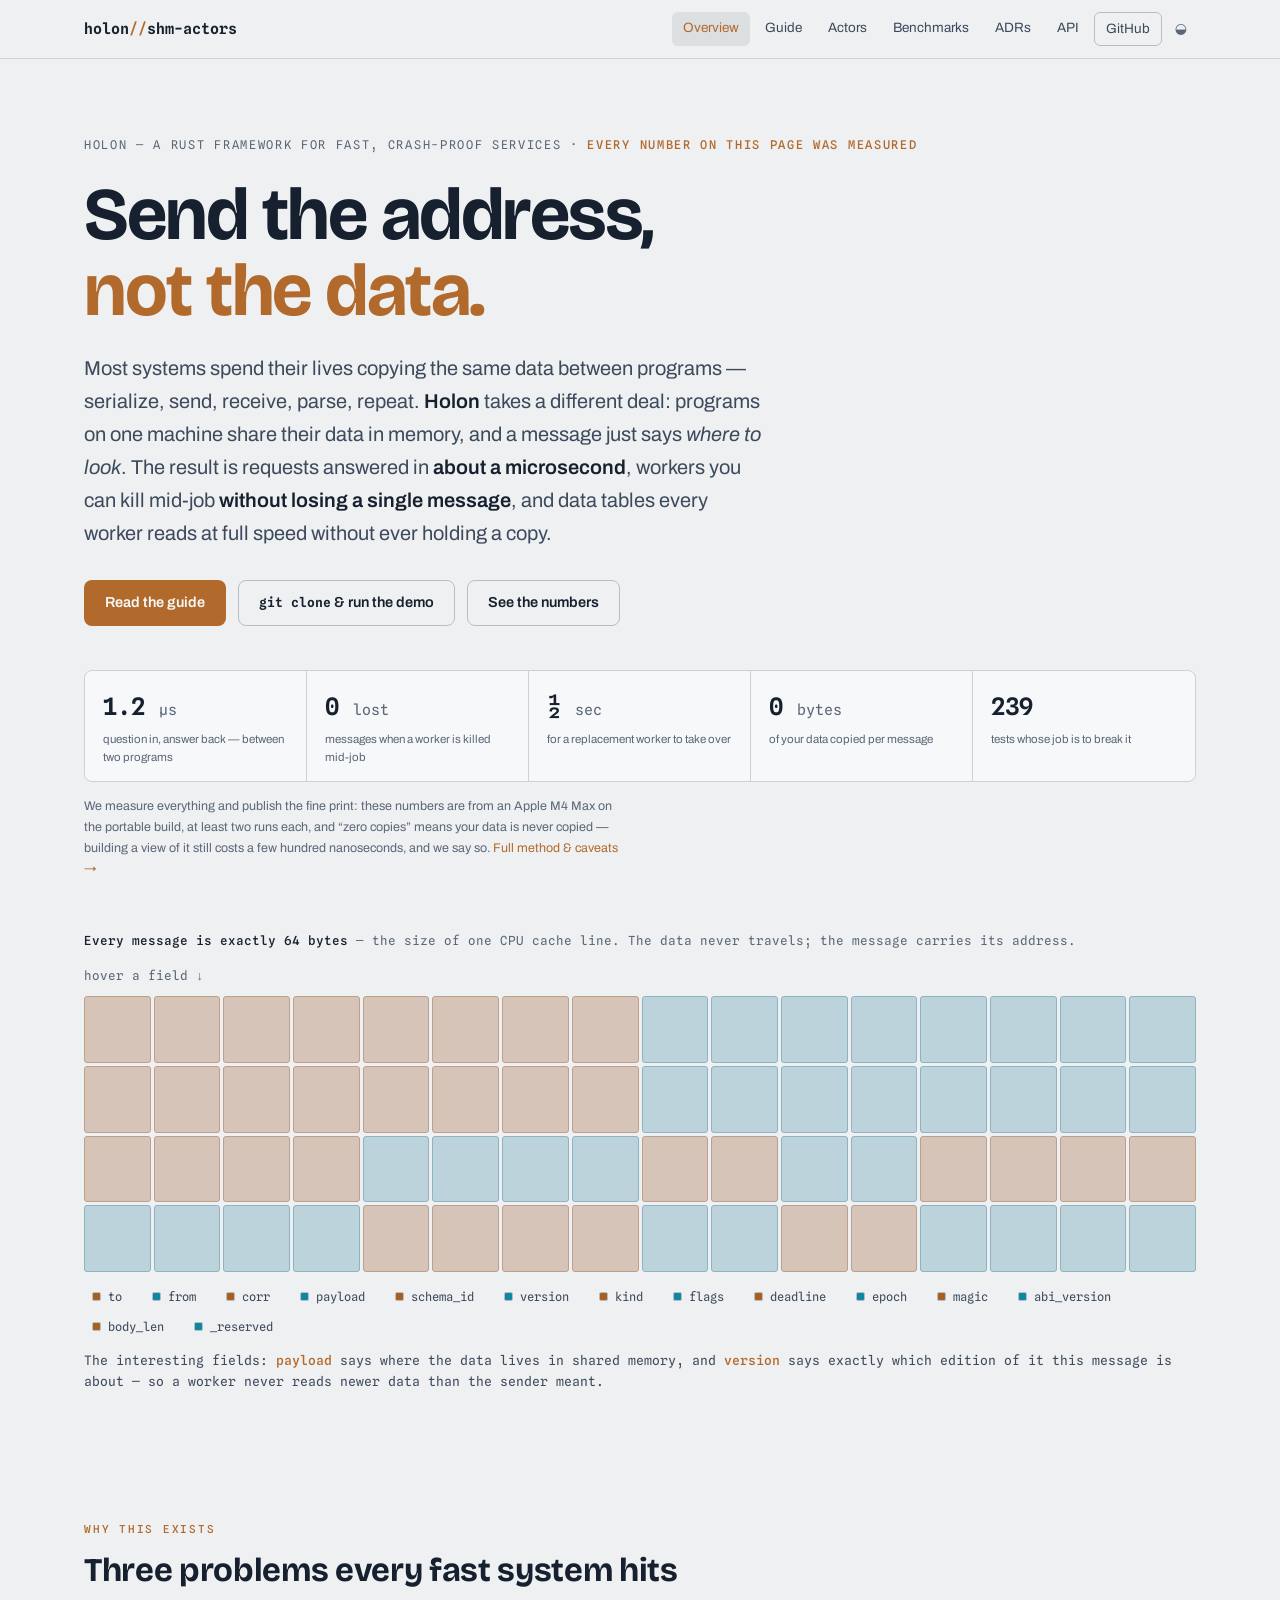
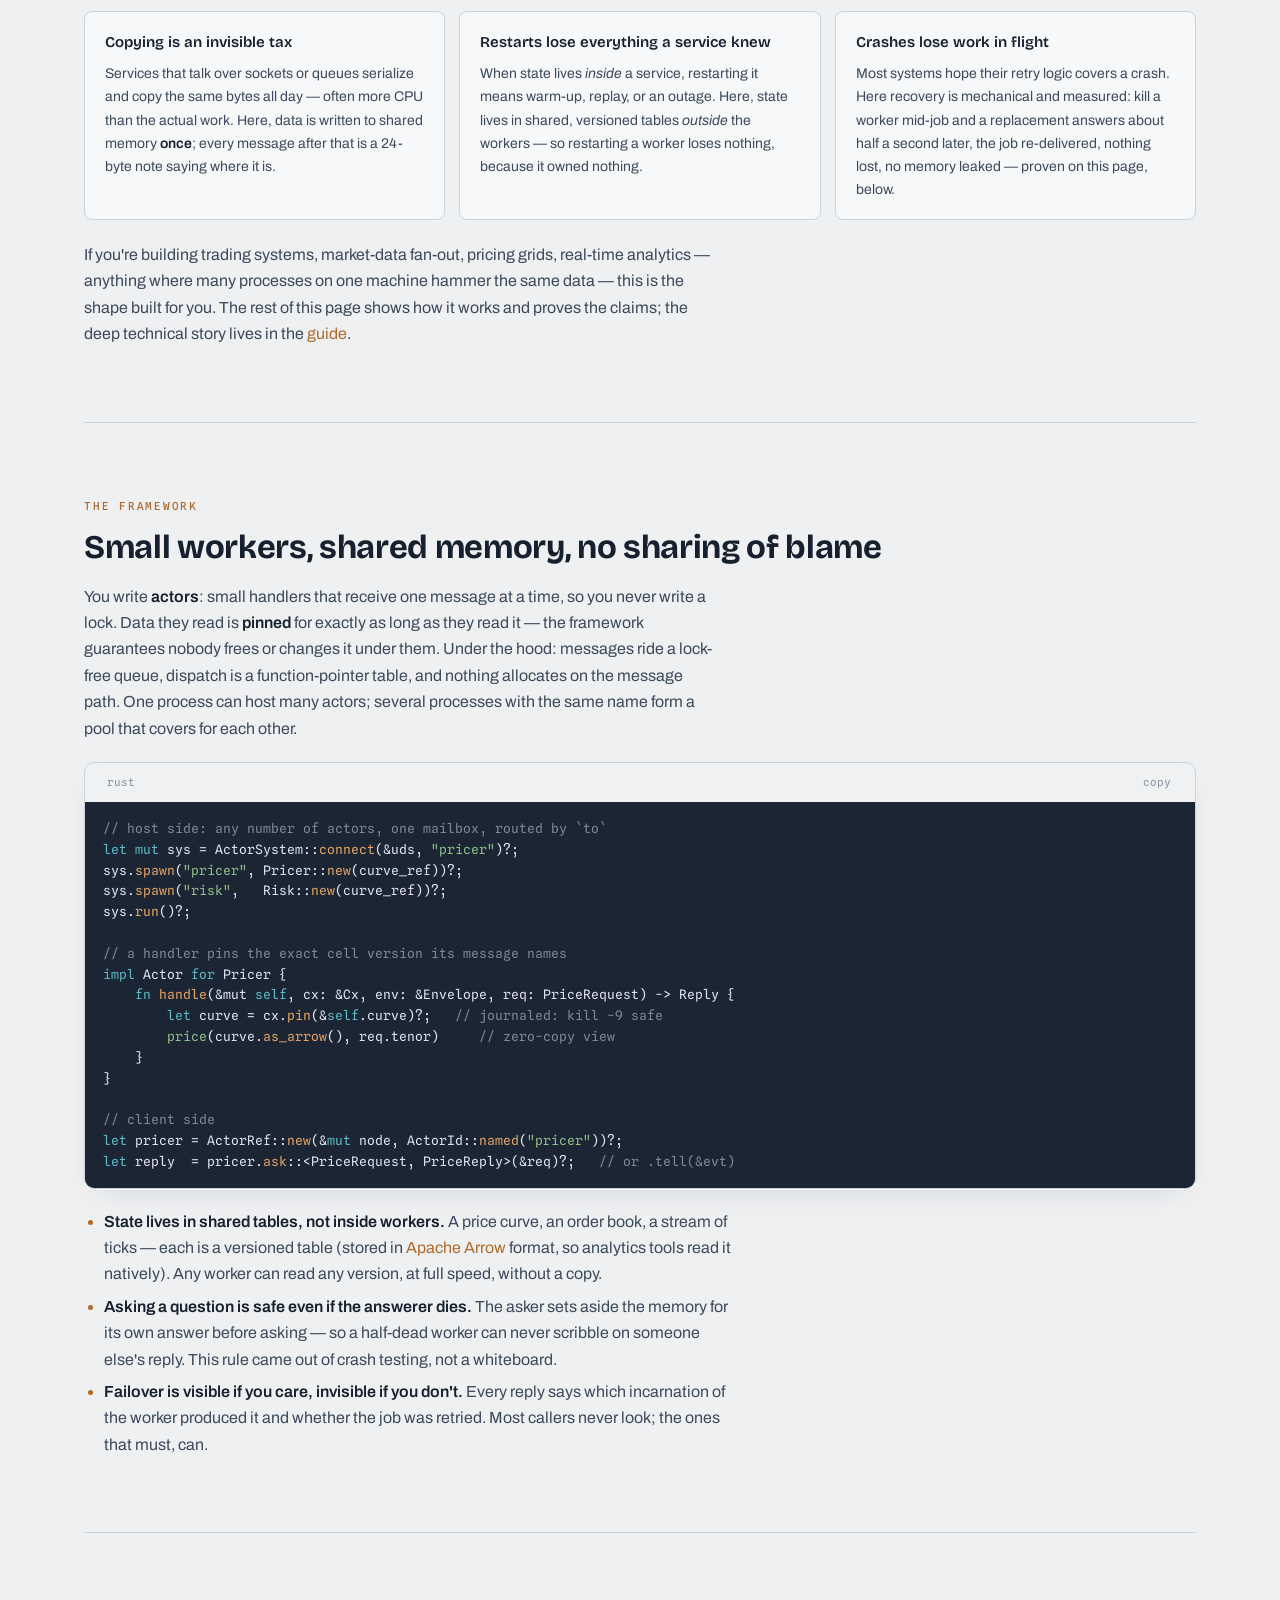
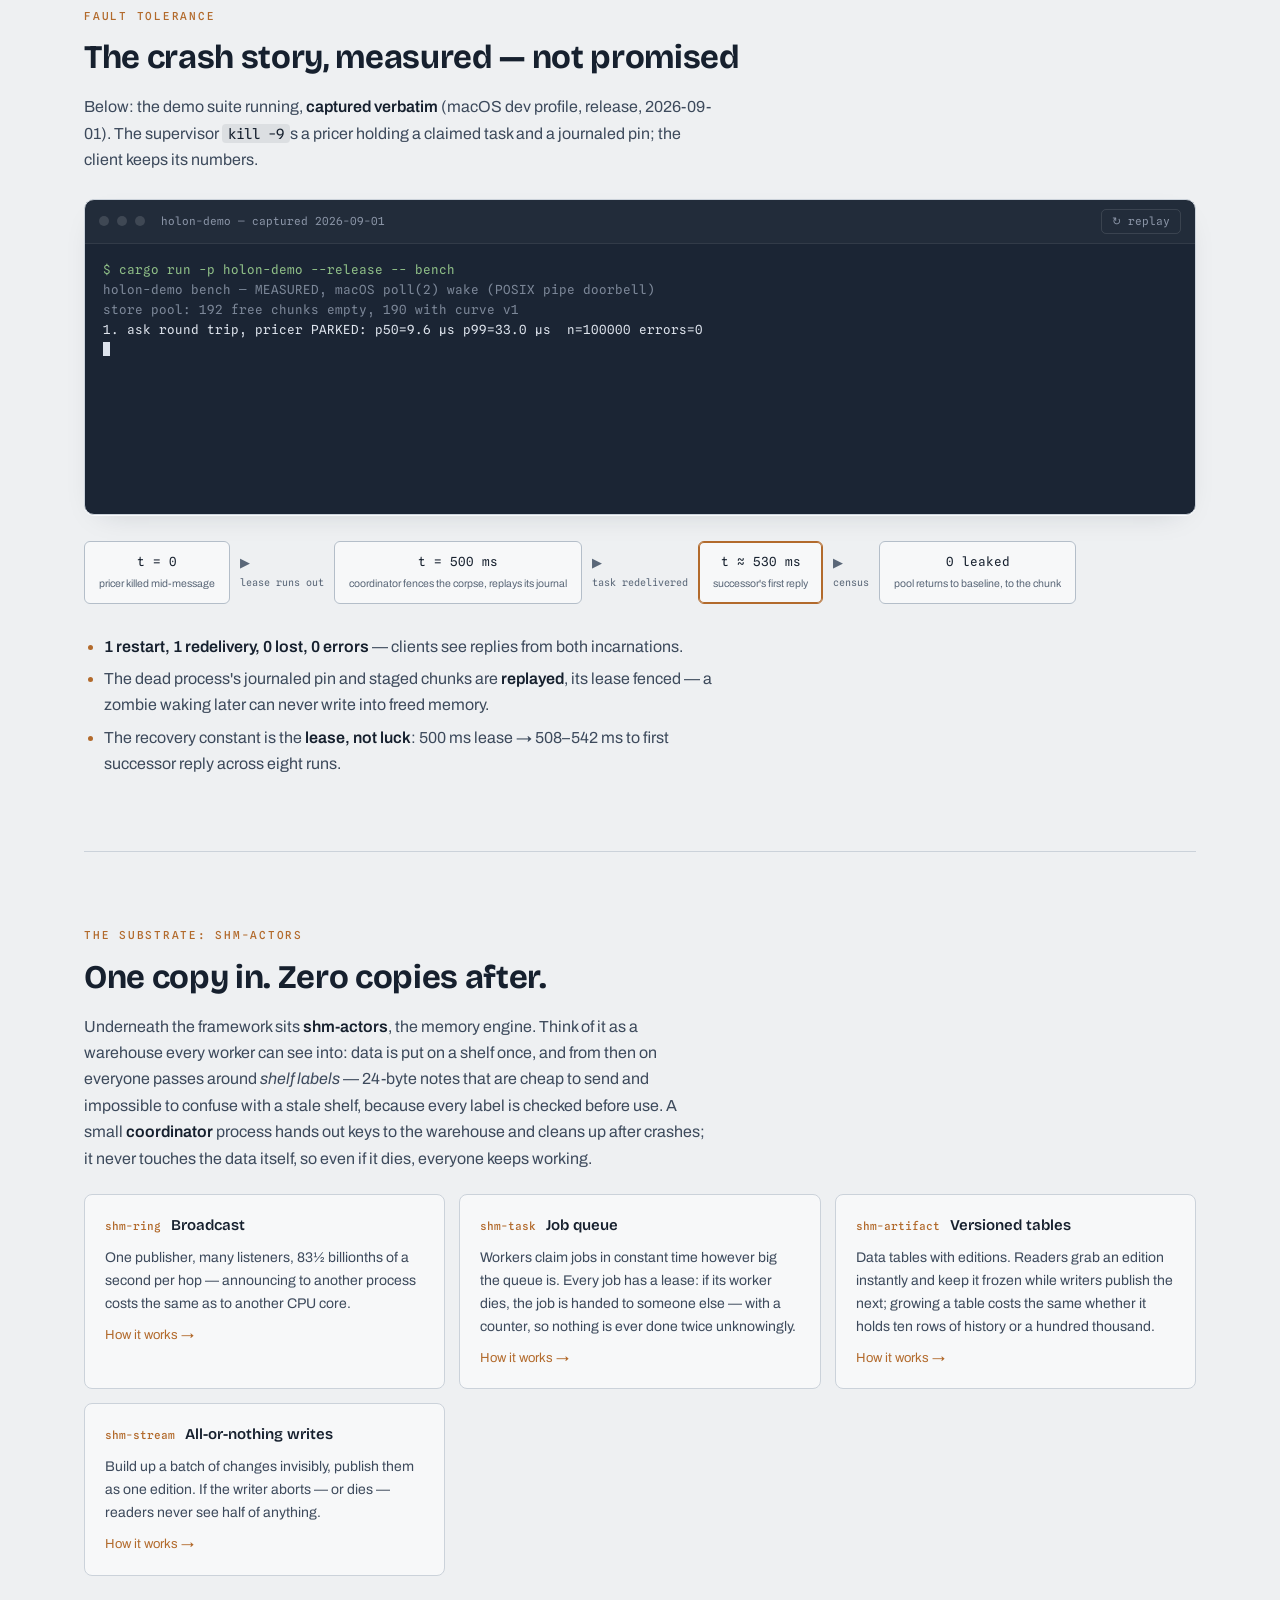
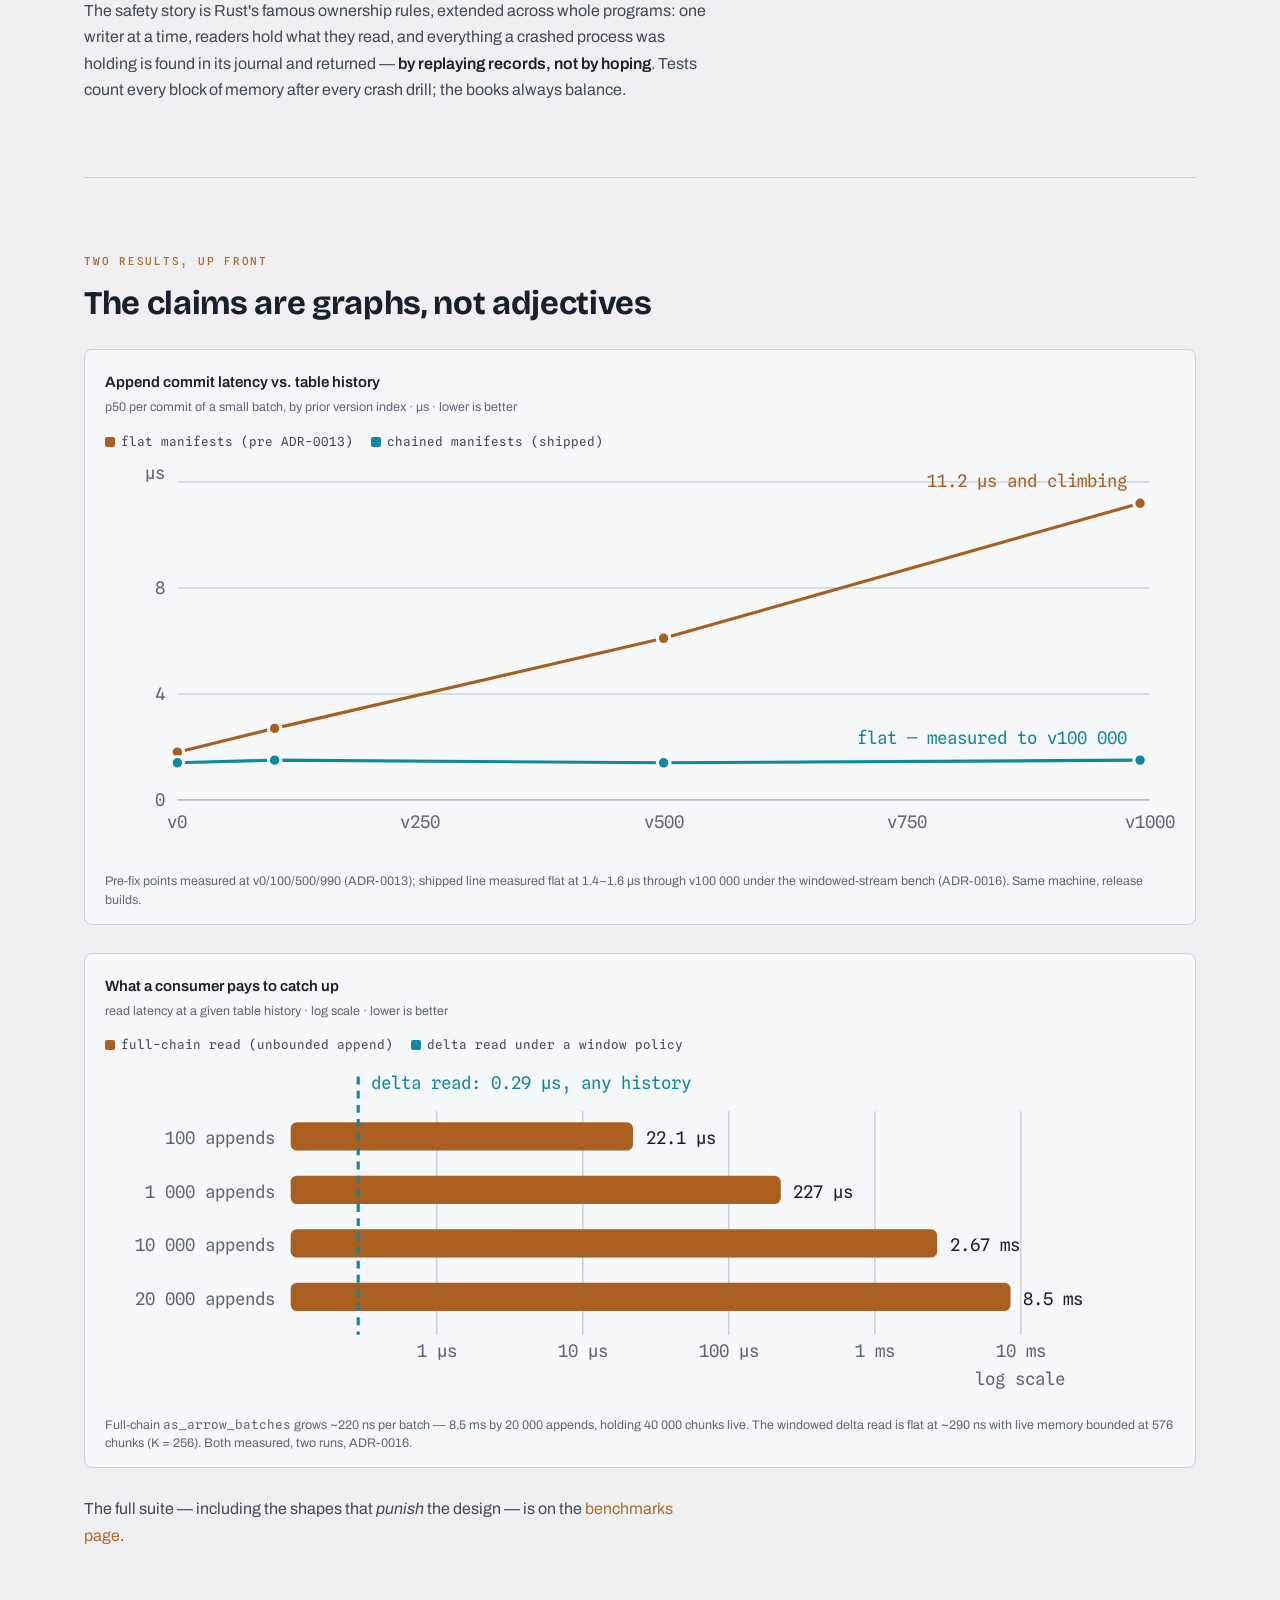
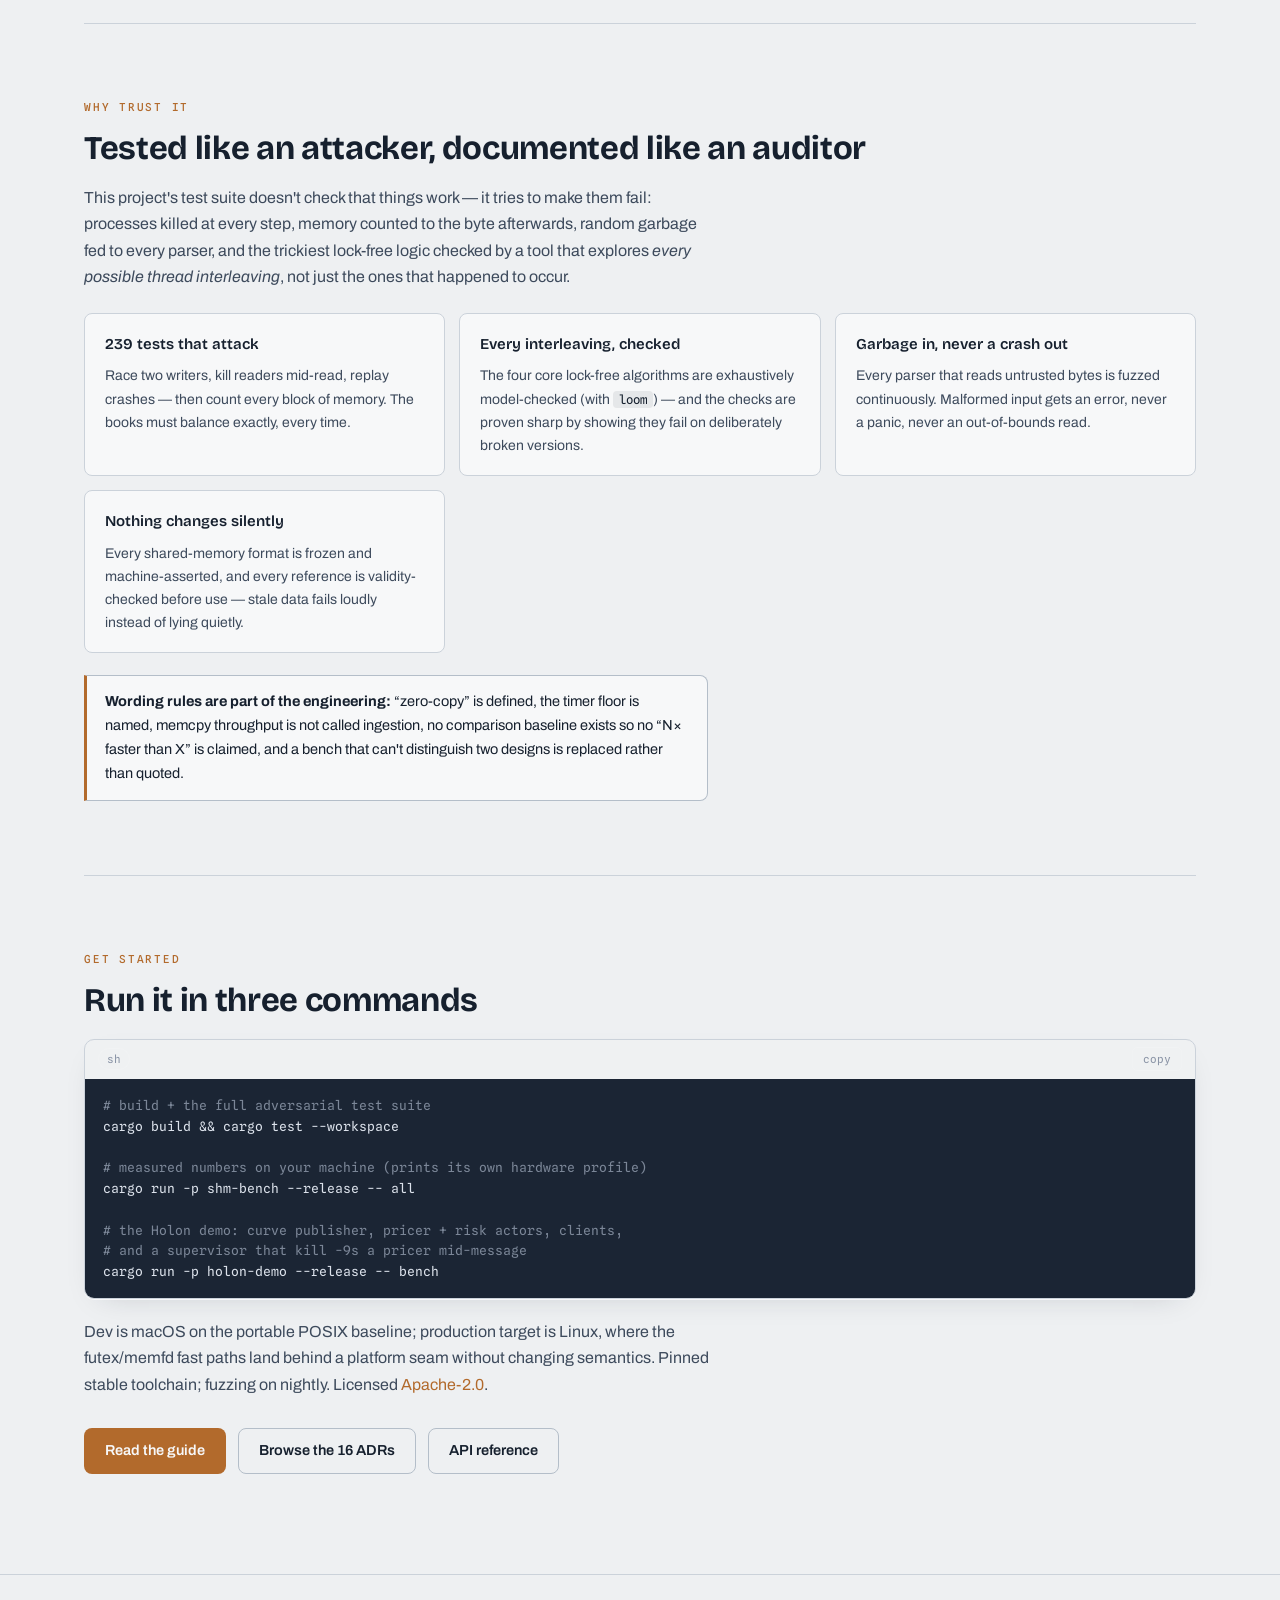
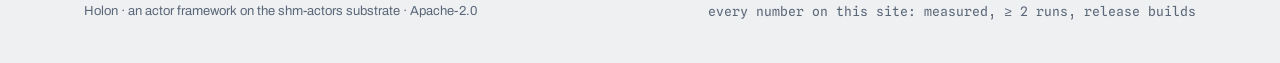
<file: site/index.html>
<!doctype html>
<html lang="en">
<head>
<meta charset="utf-8">
<meta name="viewport" content="width=device-width,initial-scale=1">
<title>Holon — a zero-copy actor framework for Rust, on the shm-actors substrate</title>
<meta name="description" content="Holon is a Rust actor framework over shared memory: 64-byte envelopes, payloads in versioned Arrow cells, crash recovery by lease and journal replay. Built on the shm-actors substrate — one copy in, zero copies after.">
<link rel="icon" href="data:image/svg+xml,<svg xmlns='http://www.w3.org/2000/svg' viewBox='0 0 100 100'><text y='.9em' font-size='90'>🏹</text></svg>">
<link rel="preconnect" href="https://fonts.googleapis.com">
<link rel="stylesheet" href="https://fonts.googleapis.com/css2?family=Bricolage+Grotesque:opsz,wght@12..96,400;12..96,600;12..96,700&family=Archivo:wght@400;500;600&family=Spline+Sans+Mono:wght@400;500;600&display=swap">
<link rel="stylesheet" href="style.css">
</head>
<body>

<div class="topbar"><div class="in">
  <a class="brand" href="./" style="text-decoration:none">holon<em>//</em>shm-actors</a>
  <nav>
    <a href="./" class="on">Overview</a>
    <a href="guide.html">Guide</a>
    <a href="actors.html">Actors</a>
    <a href="benchmarks.html">Benchmarks</a>
    <a href="adrs.html">ADRs</a>
    <a href="api/holon_actor/index.html">API</a>
    <a class="gh" href="https://github.com/jamiepearcey/shm-actors">GitHub</a>
    <button id="themeToggle" aria-label="Toggle theme">◒</button>
  </nav>
</div></div>

<main class="wrap">
<header class="hero">
  <div class="kicker">holon — a rust framework for fast, crash-proof services · <b>every number on this page was measured</b></div>
  <h1>Send the address,<br><span class="z">not the data.</span></h1>
  <p class="thesis lede">
    Most systems spend their lives copying the same data between programs — serialize, send,
    receive, parse, repeat. <strong>Holon</strong> takes a different deal: programs on one machine
    share their data in memory, and a message just says <em>where to look</em>. The result is
    requests answered in <strong>about a microsecond</strong>, workers you can kill mid-job
    <strong>without losing a single message</strong>, and data tables every worker reads at full
    speed without ever holding a copy.
  </p>
  <div class="cta">
    <a class="btn primary" href="guide.html">Read the guide</a>
    <a class="btn" href="https://github.com/jamiepearcey/shm-actors"><code>git clone</code> &amp; run the demo</a>
    <a class="btn" href="benchmarks.html">See the numbers</a>
  </div>

  <div class="statrow" role="list">
    <div class="stat" role="listitem"><div class="v">1.2 <small>µs</small></div><div class="k">question in, answer back — between two programs</div></div>
    <div class="stat" role="listitem"><div class="v">0 <small>lost</small></div><div class="k">messages when a worker is killed mid-job</div></div>
    <div class="stat" role="listitem"><div class="v">½ <small>sec</small></div><div class="k">for a replacement worker to take over</div></div>
    <div class="stat" role="listitem"><div class="v">0 <small>bytes</small></div><div class="k">of your data copied per message</div></div>
    <div class="stat" role="listitem"><div class="v">239</div><div class="k">tests whose job is to break it</div></div>
  </div>
  <p class="footnote">We measure everything and publish the fine print: these numbers are from an
  Apple M4 Max on the portable build, at least two runs each, and “zero copies” means your data is
  never copied — building a view of it still costs a few hundred nanoseconds, and we say so.
  <a href="benchmarks.html">Full method &amp; caveats →</a></p>

  <div class="envwrap">
    <div class="envcap">
      <span class="t"><b>Every message is exactly 64 bytes</b> — the size of one CPU cache line. The data never travels; the message carries its address.</span>
      <span class="t">hover a field ↓</span>
    </div>
    <div class="bytegrid" id="bytegrid" aria-hidden="true"></div>
    <div class="envlegend" id="envlegend"></div>
    <div class="envinfo" id="envinfo">The interesting fields: <b>payload</b> says where the data lives in shared memory, and <b>version</b> says exactly which edition of it this message is about — so a worker never reads newer data than the sender meant.</div>
  </div>
</header>

<section id="why" class="first" style="padding-top:60px">
  <div class="eyebrow">Why this exists</div>
  <h2>Three problems every fast system hits</h2>
  <div class="grid2">
    <div class="card"><h4>Copying is an invisible tax</h4><p>Services that talk over sockets or queues serialize and copy the same bytes all day — often more CPU than the actual work. Here, data is written to shared memory <strong>once</strong>; every message after that is a 24-byte note saying where it is.</p></div>
    <div class="card"><h4>Restarts lose everything a service knew</h4><p>When state lives <em>inside</em> a service, restarting it means warm-up, replay, or an outage. Here, state lives in shared, versioned tables <em>outside</em> the workers — so restarting a worker loses nothing, because it owned nothing.</p></div>
    <div class="card"><h4>Crashes lose work in flight</h4><p>Most systems hope their retry logic covers a crash. Here recovery is mechanical and measured: kill a worker mid-job and a replacement answers about half a second later, the job re-delivered, nothing lost, no memory leaked — proven on this page, below.</p></div>
  </div>
  <p>If you're building trading systems, market-data fan-out, pricing grids, real-time analytics —
  anything where many processes on one machine hammer the same data — this is the shape built
  for you. The rest of this page shows how it works and proves the claims; the deep technical
  story lives in the <a href="guide.html">guide</a>.</p>
</section>

<section id="framework">
  <div class="eyebrow">The framework</div>
  <h2>Small workers, shared memory, no sharing of blame</h2>
  <p>You write <strong>actors</strong>: small handlers that receive one message at a time, so you
  never write a lock. Data they read is <strong>pinned</strong> for exactly as long as they read
  it — the framework guarantees nobody frees or changes it under them. Under the hood: messages
  ride a lock-free queue, dispatch is a function-pointer table, and nothing allocates on the
  message path. One process can host many actors; several processes with the same name form a
  pool that covers for each other.</p>

  <pre><code><span class="c">// host side: any number of actors, one mailbox, routed by `to`</span>
<span class="k">let</span> <span class="k">mut</span> sys = ActorSystem::<span class="a">connect</span>(&amp;uds, <span class="g">"pricer"</span>)?;
sys.<span class="a">spawn</span>(<span class="g">"pricer"</span>, Pricer::<span class="a">new</span>(curve_ref))?;
sys.<span class="a">spawn</span>(<span class="g">"risk"</span>,   Risk::<span class="a">new</span>(curve_ref))?;
sys.<span class="a">run</span>()?;

<span class="c">// a handler pins the exact cell version its message names</span>
<span class="k">impl</span> Actor <span class="k">for</span> Pricer {
    <span class="k">fn</span> <span class="a">handle</span>(&mut <span class="k">self</span>, cx: &Cx, env: &Envelope, req: PriceRequest) -> Reply {
        <span class="k">let</span> curve = cx.<span class="a">pin</span>(&<span class="k">self</span>.curve)?;   <span class="c">// journaled: kill -9 safe</span>
        <span class="g">price</span>(curve.<span class="a">as_arrow</span>(), req.tenor)     <span class="c">// zero-copy view</span>
    }
}

<span class="c">// client side</span>
<span class="k">let</span> pricer = ActorRef::<span class="a">new</span>(&amp;<span class="k">mut</span> node, ActorId::<span class="a">named</span>(<span class="g">"pricer"</span>))?;
<span class="k">let</span> reply  = pricer.<span class="a">ask</span>::&lt;PriceRequest, PriceReply&gt;(&amp;req)?;   <span class="c">// or .tell(&amp;evt)</span></code></pre>

  <ul>
    <li><strong>State lives in shared tables, not inside workers.</strong> A price curve, an order book, a stream of ticks — each is a versioned table (stored in <a href="https://arrow.apache.org/">Apache Arrow</a> format, so analytics tools read it natively). Any worker can read any version, at full speed, without a copy.</li>
    <li><strong>Asking a question is safe even if the answerer dies.</strong> The asker sets aside the memory for its own answer before asking — so a half-dead worker can never scribble on someone else's reply. This rule came out of crash testing, not a whiteboard.</li>
    <li><strong>Failover is visible if you care, invisible if you don't.</strong> Every reply says which incarnation of the worker produced it and whether the job was retried. Most callers never look; the ones that must, can.</li>
  </ul>
</section>

<section id="crash">
  <div class="eyebrow">Fault tolerance</div>
  <h2>The crash story, measured — not promised</h2>
  <p>Below: the demo suite running, <strong>captured verbatim</strong> (macOS dev profile,
  release, 2026-09-01). The supervisor <code>kill -9</code>s a pricer holding a claimed task and a
  journaled pin; the client keeps its numbers.</p>

  <div class="term" aria-label="Recorded terminal session">
    <div class="bar"><span class="dot2"></span><span class="dot2"></span><span class="dot2"></span>
      <span class="bt">holon-demo — captured 2026-09-01</span>
      <button id="castReplay" aria-label="Replay the recording">↻ replay</button>
    </div>
    <pre id="cast" aria-live="off"></pre>
  </div>
  <div class="flow" aria-label="Crash timeline">
    <div class="fnode">t = 0<small>pricer killed mid-message</small></div>
    <div class="farr">▶<small>lease runs out</small></div>
    <div class="fnode">t = 500 ms<small>coordinator fences the corpse, replays its journal</small></div>
    <div class="farr">▶<small>task redelivered</small></div>
    <div class="fnode hot">t ≈ 530 ms<small>successor's first reply</small></div>
    <div class="farr">▶<small>census</small></div>
    <div class="fnode">0 leaked<small>pool returns to baseline, to the chunk</small></div>
  </div>
  <ul>
    <li><strong>1 restart, 1 redelivery, 0 lost, 0 errors</strong> — clients see replies from both incarnations.</li>
    <li>The dead process's journaled pin and staged chunks are <strong>replayed</strong>, its lease fenced — a zombie waking later can never write into freed memory.</li>
    <li>The recovery constant is the <strong>lease, not luck</strong>: 500 ms lease → 508–542 ms to first successor reply across eight runs.</li>
  </ul>
</section>

<section id="substrate">
  <div class="eyebrow">The substrate: shm-actors</div>
  <h2>One copy in. Zero copies after.</h2>
  <p>Underneath the framework sits <strong>shm-actors</strong>, the memory engine. Think of it as
  a warehouse every worker can see into: data is put on a shelf once, and from then on everyone
  passes around <em>shelf labels</em> — 24-byte notes that are cheap to send and impossible to
  confuse with a stale shelf, because every label is checked before use. A small
  <strong>coordinator</strong> process hands out keys to the warehouse and cleans up after
  crashes; it never touches the data itself, so even if it dies, everyone keeps working.</p>

  <div class="grid2">
    <div class="card"><h4><span class="m">shm-ring</span> Broadcast</h4><p>One publisher, many listeners, 83½ billionths of a second per hop — announcing to another process costs the same as to another CPU core.</p><a class="more" href="guide.html#ring">How it works →</a></div>
    <div class="card"><h4><span class="m">shm-task</span> Job queue</h4><p>Workers claim jobs in constant time however big the queue is. Every job has a lease: if its worker dies, the job is handed to someone else — with a counter, so nothing is ever done twice unknowingly.</p><a class="more" href="guide.html#task">How it works →</a></div>
    <div class="card"><h4><span class="m">shm-artifact</span> Versioned tables</h4><p>Data tables with editions. Readers grab an edition instantly and keep it frozen while writers publish the next; growing a table costs the same whether it holds ten rows of history or a hundred thousand.</p><a class="more" href="guide.html#cells">How it works →</a></div>
    <div class="card"><h4><span class="m">shm-stream</span> All-or-nothing writes</h4><p>Build up a batch of changes invisibly, publish them as one edition. If the writer aborts — or dies — readers never see half of anything.</p><a class="more" href="guide.html#stream">How it works →</a></div>
  </div>

  <p>The safety story is Rust's famous ownership rules, extended across whole programs: one
  writer at a time, readers hold what they read, and everything a crashed process was holding is
  found in its journal and returned — <strong>by replaying records, not by hoping</strong>. Tests
  count every block of memory after every crash drill; the books always balance.</p>
</section>

<section id="numbers">
  <div class="eyebrow">Two results, up front</div>
  <h2>The claims are graphs, not adjectives</h2>

  <figure id="fig-commit">
    <div class="figtitle">Append commit latency vs. table history</div>
    <div class="figsub">p50 per commit of a small batch, by prior version index · µs · lower is better</div>
    <div class="legend"><span><i style="background:var(--s1)"></i>flat manifests (pre ADR-0013)</span><span><i style="background:var(--s2)"></i>chained manifests (shipped)</span></div>
    <div id="chart-commit"></div>
    <figcaption>Pre-fix points measured at v0/100/500/990 (ADR-0013); shipped line measured flat at
    1.4–1.6 µs through v100 000 under the windowed-stream bench (ADR-0016). Same machine, release builds.</figcaption>
  </figure>

  <figure id="fig-read">
    <div class="figtitle">What a consumer pays to catch up</div>
    <div class="figsub">read latency at a given table history · log scale · lower is better</div>
    <div class="legend"><span><i style="background:var(--s1)"></i>full-chain read (unbounded append)</span><span><i style="background:var(--s2)"></i>delta read under a window policy</span></div>
    <div id="chart-read"></div>
    <figcaption>Full-chain <code>as_arrow_batches</code> grows ~220 ns per batch — 8.5 ms by 20 000
    appends, holding 40 000 chunks live. The windowed delta read is flat at ~290 ns with live memory
    bounded at 576 chunks (K = 256). Both measured, two runs, ADR-0016.</figcaption>
  </figure>

  <p>The full suite — including the shapes that <em>punish</em> the design — is on the
  <a href="benchmarks.html">benchmarks page</a>.</p>
</section>

<section id="discipline">
  <div class="eyebrow">Why trust it</div>
  <h2>Tested like an attacker, documented like an auditor</h2>
  <p>This project's test suite doesn't check that things work — it tries to make them fail:
  processes killed at every step, memory counted to the byte afterwards, random garbage fed to
  every parser, and the trickiest lock-free logic checked by a tool that explores <em>every
  possible thread interleaving</em>, not just the ones that happened to occur.</p>
  <div class="grid2">
    <div class="card"><h4>239 tests that attack</h4><p>Race two writers, kill readers mid-read, replay crashes — then count every block of memory. The books must balance exactly, every time.</p></div>
    <div class="card"><h4>Every interleaving, checked</h4><p>The four core lock-free algorithms are exhaustively model-checked (with <code>loom</code>) — and the checks are proven sharp by showing they fail on deliberately broken versions.</p></div>
    <div class="card"><h4>Garbage in, never a crash out</h4><p>Every parser that reads untrusted bytes is fuzzed continuously. Malformed input gets an error, never a panic, never an out-of-bounds read.</p></div>
    <div class="card"><h4>Nothing changes silently</h4><p>Every shared-memory format is frozen and machine-asserted, and every reference is validity-checked before use — stale data fails loudly instead of lying quietly.</p></div>
  </div>
  <div class="callout"><b>Wording rules are part of the engineering:</b> “zero-copy” is defined, the
  timer floor is named, memcpy throughput is not called ingestion, no comparison baseline exists so
  no “N× faster than X” is claimed, and a bench that can't distinguish two designs is replaced
  rather than quoted.</div>
</section>

<section id="start">
  <div class="eyebrow">Get started</div>
  <h2>Run it in three commands</h2>
  <pre><code><span class="c"># build + the full adversarial test suite</span>
cargo build && cargo test --workspace

<span class="c"># measured numbers on your machine (prints its own hardware profile)</span>
cargo run -p shm-bench --release -- all

<span class="c"># the Holon demo: curve publisher, pricer + risk actors, clients,</span>
<span class="c"># and a supervisor that kill -9s a pricer mid-message</span>
cargo run -p holon-demo --release -- bench</code></pre>
  <p>Dev is macOS on the portable POSIX baseline; production target is Linux, where the futex/memfd
  fast paths land behind a platform seam without changing semantics. Pinned stable toolchain;
  fuzzing on nightly. Licensed <a href="https://github.com/jamiepearcey/shm-actors/blob/main/LICENSE">Apache-2.0</a>.</p>
  <div class="cta">
    <a class="btn primary" href="guide.html">Read the guide</a>
    <a class="btn" href="adrs.html">Browse the 16 ADRs</a>
    <a class="btn" href="api/holon_actor/index.html">API reference</a>
  </div>
</section>
</main>

<footer class="site"><div class="in">
  <div>Holon · an actor framework on the shm-actors substrate · Apache-2.0</div>
  <div class="mono">every number on this site: measured, ≥ 2 runs, release builds</div>
</div></footer>

<script src="site.js"></script>
<script>
buildEnvelope("bytegrid","envlegend","envinfo");

/* terminal cast — every line verbatim from a real `holon-demo bench` run */
(function(){
  const L=[
    ["p","$ cargo run -p holon-demo --release -- bench",0],
    ["dim","holon-demo bench — MEASURED, macOS poll(2) wake (POSIX pipe doorbell)",300],
    ["dim","store pool: 192 free chunks empty, 190 with curve v1",80],
    ["","1. ask round trip, pricer PARKED: p50=9.6 µs p99=33.0 µs  n=100000 errors=0",500],
    ["","2. ask round trip, BUSY-POLLING (the floor): p50=1.3 µs p99=2.4 µs  errors=0",420],
    ["","3. throughput (parked): 4 clients/4 pricers = 127639 asks/s  errors=0/0/0",420],
    ["hot","4. crash: SIGKILL(_exit 137) → first reply from successor = 538.7 ms;",900],
    ["hot","   restarts=1 redelivered=1 lost=0 errors=0 incarnations=[(22171, 49), (22213, 1951)]",60],
    ["ok","5. census after crash: 190 free (baseline with curve 190) — ZERO LEAK",700],
    ["ok","final census after evicting curve: 192 free vs empty baseline 192 — ZERO LEAK",400]
  ];
  const el=document.getElementById("cast"), replay=document.getElementById("castReplay");
  const reduced=matchMedia("(prefers-reduced-motion: reduce)").matches;
  let timer=null, runId=0;
  function renderAll(){ el.innerHTML=L.map(([c,t])=>'<span class="'+c+'">'+t+"</span>").join("\n"); }
  function play(){
    const id=++runId; clearTimeout(timer); el.innerHTML="";
    if(reduced){ renderAll(); return; }
    let i=0;
    function next(){
      if(id!==runId) return;
      if(i>=L.length){ el.innerHTML=el.innerHTML.replace(/<span class="cur"><\/span>/,""); return; }
      const [c,t,delay]=L[i++];
      timer=setTimeout(()=>{
        if(id!==runId) return;
        el.innerHTML=el.innerHTML.replace(/<span class="cur"><\/span>/,"");
        el.innerHTML+='<span class="'+c+'">'+t+"</span>\n"+'<span class="cur"></span>';
        next();
      },delay);
    }
    next();
  }
  replay.addEventListener("click",play);
  const obs=new IntersectionObserver(es=>{ es.forEach(e=>{ if(e.isIntersecting){ play(); obs.disconnect(); } }); },{threshold:.3});
  obs.observe(el);
})();

/* chart 1: commit latency vs version index */
(function(){
  const W=680,H=250,L=46,R=16,T=14,B=34;
  const pre=[[0,1.8],[100,2.7],[500,6.1],[990,11.2]];
  const post=[[0,1.4],[100,1.5],[500,1.4],[990,1.5]];
  const xmax=1000,ymax=12;
  const X=v=>L+(W-L-R)*v/xmax, Y=v=>T+(H-T-B)*(1-v/ymax);
  const svg=svgEl("svg",{viewBox:"0 0 "+W+" "+H,width:"100%",role:"img",
    "aria-label":"Append commit p50: pre-fix grows from 1.8 to 11.2 microseconds by version 990; shipped stays at about 1.4 microseconds"});
  for(const gy of [0,4,8,12]){
    svg.appendChild(svgEl("line",{x1:L,x2:W-R,y1:Y(gy),y2:Y(gy),class:gy?"grid":"axline"}));
    if(gy<12){ const t=svgEl("text",{x:L-8,y:Y(gy)+4,"text-anchor":"end"}); t.textContent=gy; svg.appendChild(t); }
  }
  for(const gx of [0,250,500,750,1000]){
    const t=svgEl("text",{x:X(gx),y:H-B+18,"text-anchor":"middle"}); t.textContent="v"+gx; svg.appendChild(t);
  }
  const yl=svgEl("text",{x:L-8,y:T-2,"text-anchor":"end"}); yl.textContent="µs"; svg.appendChild(yl);
  const s1=cssVar("--s1"),s2=cssVar("--s2");
  [[pre,s1,"pre ADR-0013"],[post,s2,"shipped"]].forEach(([pts,col,name])=>{
    svg.appendChild(svgEl("path",{d:pts.map((p,i)=>(i?"L":"M")+X(p[0])+" "+Y(p[1])).join(" "),
      fill:"none",stroke:col,"stroke-width":2,"stroke-linecap":"round"}));
    pts.forEach(p=>{
      svg.appendChild(svgEl("circle",{cx:X(p[0]),cy:Y(p[1]),r:4,fill:col,stroke:cssVar("--bg2"),"stroke-width":2}));
      const hit=svgEl("circle",{cx:X(p[0]),cy:Y(p[1]),r:13,fill:"transparent"});
      hit.addEventListener("mousemove",e=>tipShow(name+"<br><span class='tt'>version "+p[0]+"</span> · <b>"+p[1]+" µs</b> p50",e.clientX,e.clientY));
      hit.addEventListener("mouseleave",tipHide);
      svg.appendChild(hit);
    });
  });
  const l1=svgEl("text",{x:X(990)-8,y:Y(11.2)-10,"text-anchor":"end",class:"dlab"});
  l1.textContent="11.2 µs and climbing"; l1.style.fill=s1; svg.appendChild(l1);
  const l2=svgEl("text",{x:X(990)-8,y:Y(1.5)-10,"text-anchor":"end",class:"dlab"});
  l2.textContent="flat — measured to v100 000"; l2.style.fill=s2; svg.appendChild(l2);
  document.getElementById("chart-commit").appendChild(svg);
})();

/* chart 2: read cost, log scale bars */
(function(){
  const W=680,Hrow=34,L=118,R=70,T=30;
  const rows=[
    ["100 appends",22100,"22.1 µs"],
    ["1 000 appends",227000,"227 µs"],
    ["10 000 appends",2670000,"2.67 ms"],
    ["20 000 appends",8500000,"8.5 ms"]
  ];
  const deltaNs=290;
  const H=T+rows.length*Hrow+46;
  const lo=Math.log10(100),hi=Math.log10(2e7);
  const X=ns=>L+(W-L-R)*(Math.log10(ns)-lo)/(hi-lo);
  const svg=svgEl("svg",{viewBox:"0 0 "+W+" "+H,width:"100%",role:"img",
    "aria-label":"Full chain read grows from 22 microseconds at 100 appends to 8.5 milliseconds at 20000; the windowed delta read is flat at 290 nanoseconds"});
  [[1000,"1 µs"],[10000,"10 µs"],[100000,"100 µs"],[1e6,"1 ms"],[1e7,"10 ms"]].forEach(([v,lab])=>{
    svg.appendChild(svgEl("line",{x1:X(v),x2:X(v),y1:T,y2:H-40,class:"grid"}));
    const t=svgEl("text",{x:X(v),y:H-26,"text-anchor":"middle"}); t.textContent=lab; svg.appendChild(t);
  });
  const s1=cssVar("--s1"),s2=cssVar("--s2");
  rows.forEach((r,i)=>{
    const y=T+i*Hrow;
    const lab=svgEl("text",{x:L-10,y:y+Hrow/2+4,"text-anchor":"end"}); lab.textContent=r[0]; svg.appendChild(lab);
    const bar=svgEl("rect",{x:L,y:y+7,width:Math.max(2,X(r[1])-L),height:Hrow-16,rx:4,fill:s1});
    bar.addEventListener("mousemove",e=>tipShow("full-chain read after "+r[0]+"<br><b>"+r[2]+"</b> · ~220 ns per batch",e.clientX,e.clientY));
    bar.addEventListener("mouseleave",tipHide);
    svg.appendChild(bar);
    const v=svgEl("text",{x:X(r[1])+8,y:y+Hrow/2+4,class:"dlab"}); v.textContent=r[2]; svg.appendChild(v);
  });
  const dx=X(deltaNs);
  svg.appendChild(svgEl("line",{x1:dx,x2:dx,y1:8,y2:H-40,stroke:s2,"stroke-width":2,"stroke-dasharray":"5 4"}));
  const dl=svgEl("text",{x:dx+8,y:16,class:"dlab"}); dl.textContent="delta read: 0.29 µs, any history"; dl.style.fill=s2; svg.appendChild(dl);
  const hit=svgEl("rect",{x:dx-8,y:8,width:16,height:H-48,fill:"transparent"});
  hit.addEventListener("mousemove",e=>tipShow("batches_since(v), one version behind<br><b>0.29 µs</b> p50 — flat at any history",e.clientX,e.clientY));
  hit.addEventListener("mouseleave",tipHide);
  svg.appendChild(hit);
  const axl=svgEl("text",{x:W-R,y:H-8,"text-anchor":"end"}); axl.textContent="log scale"; svg.appendChild(axl);
  document.getElementById("chart-read").appendChild(svg);
})();
</script>
</body>
</html>
</file>
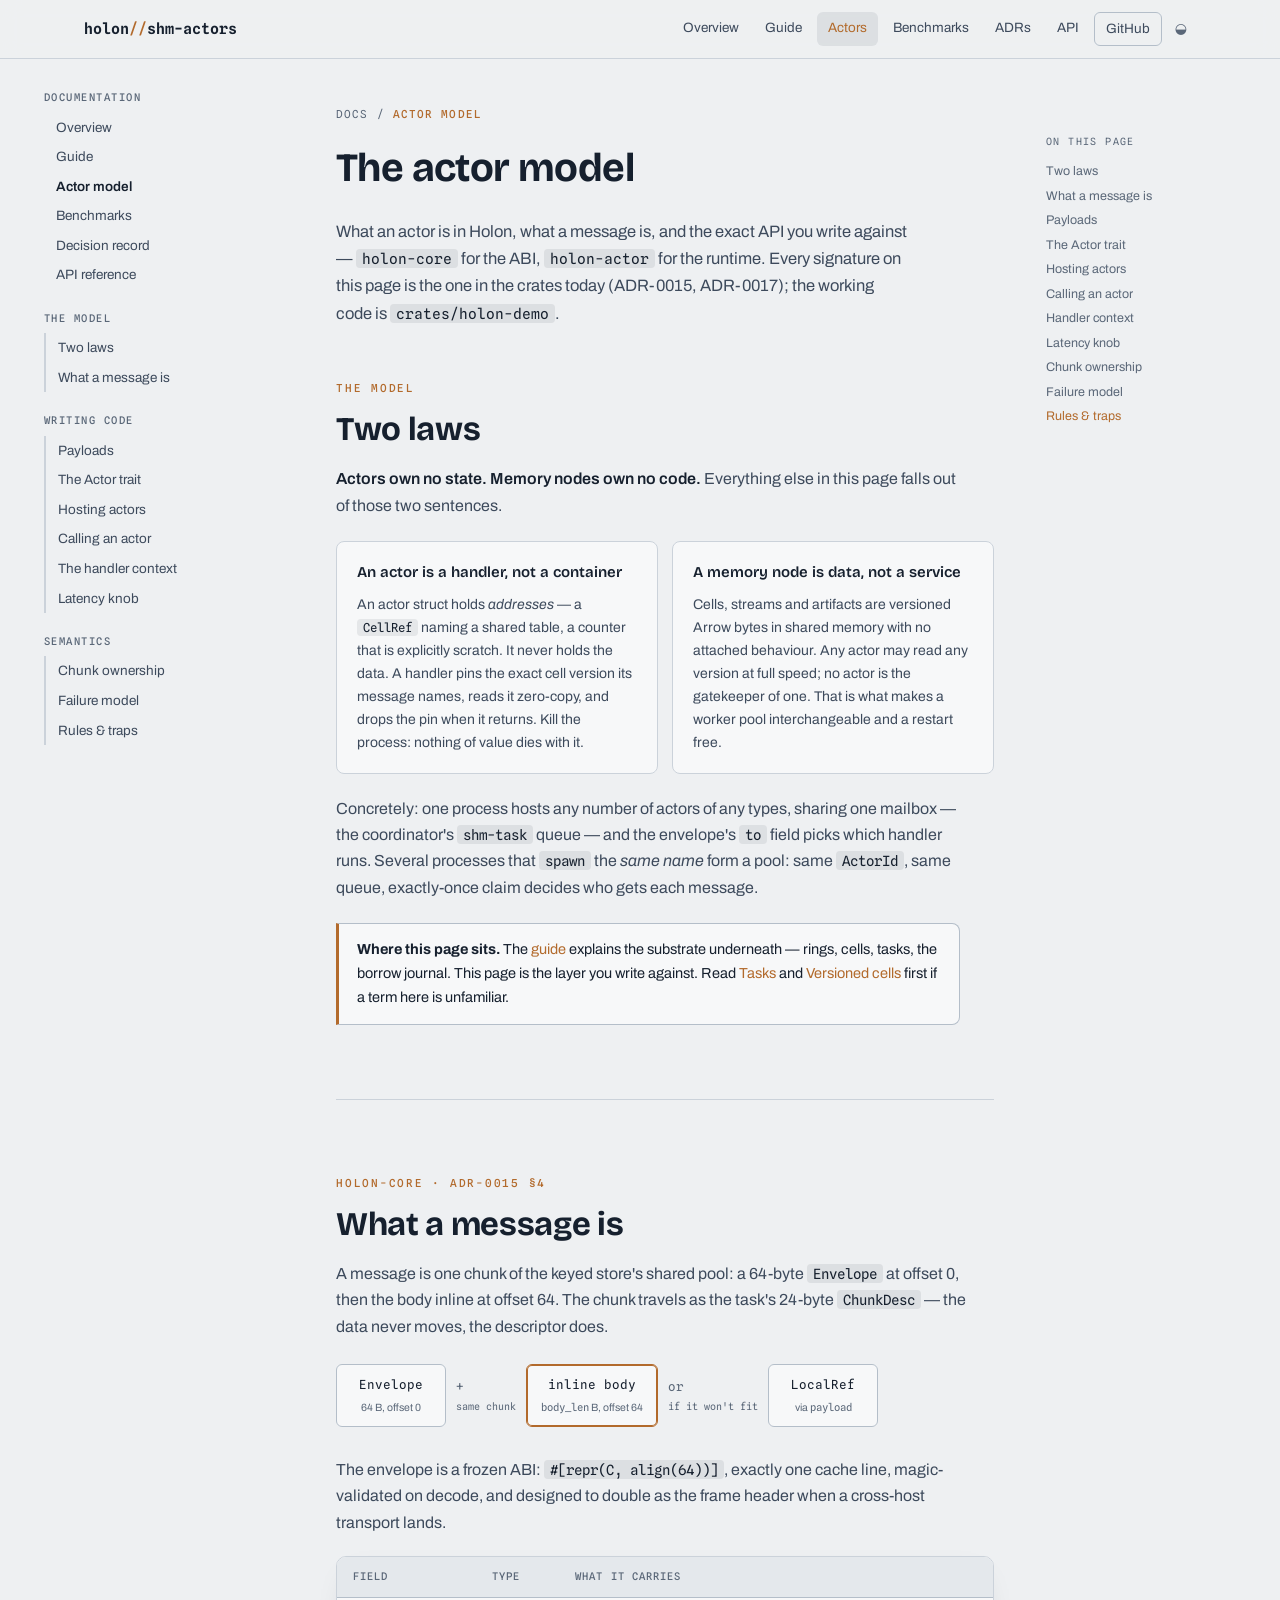
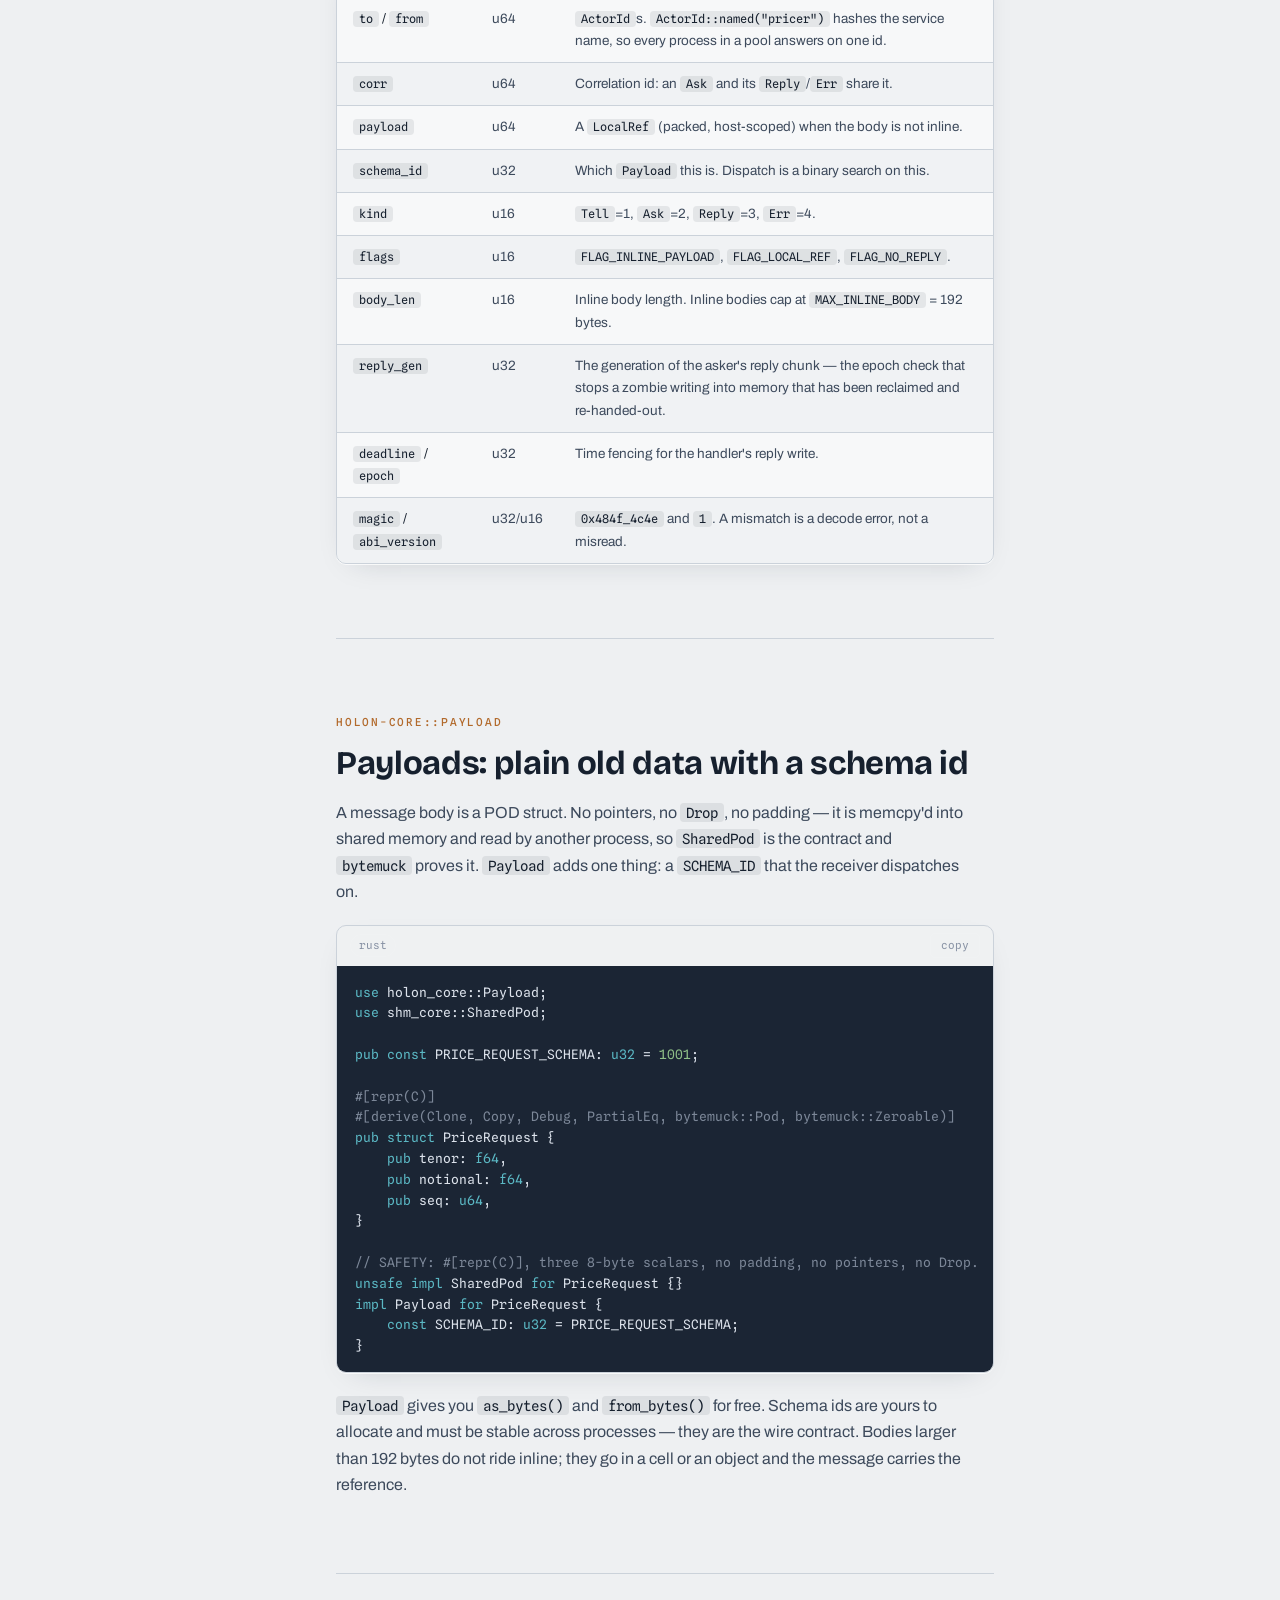
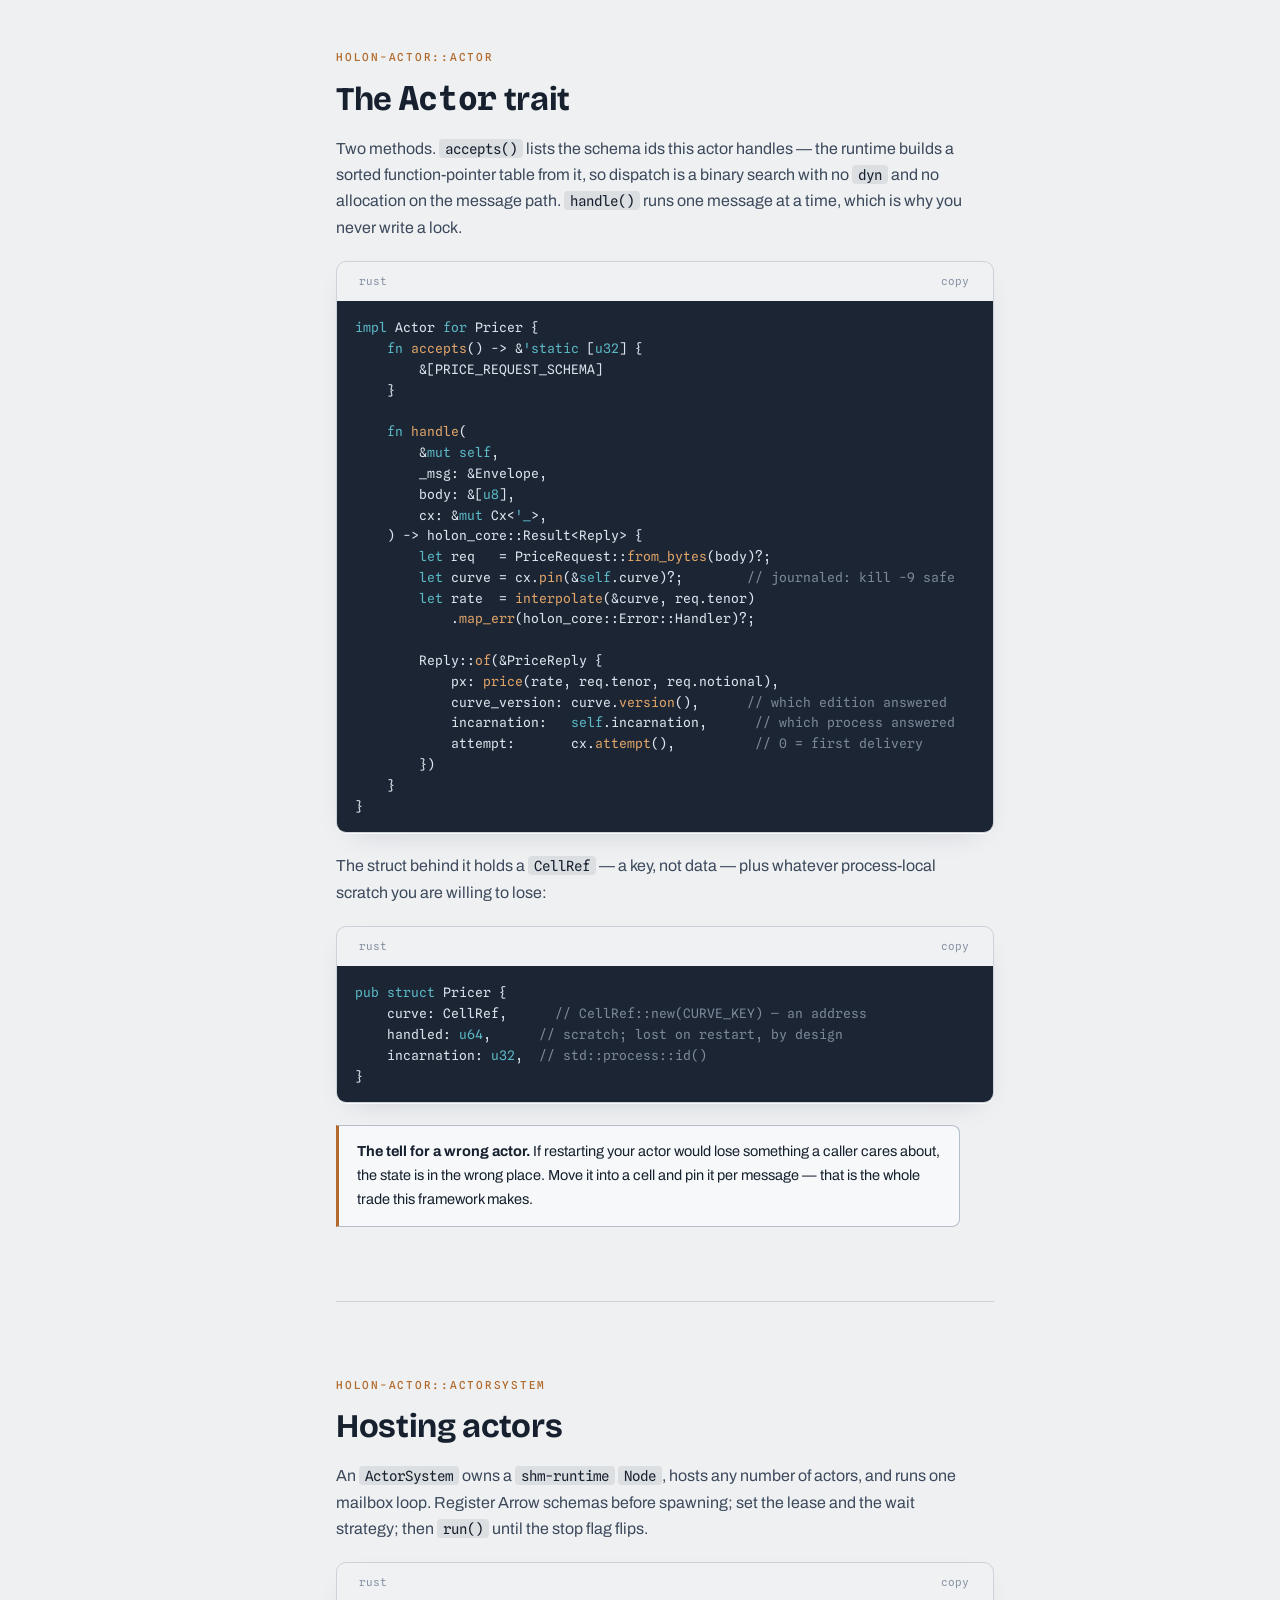
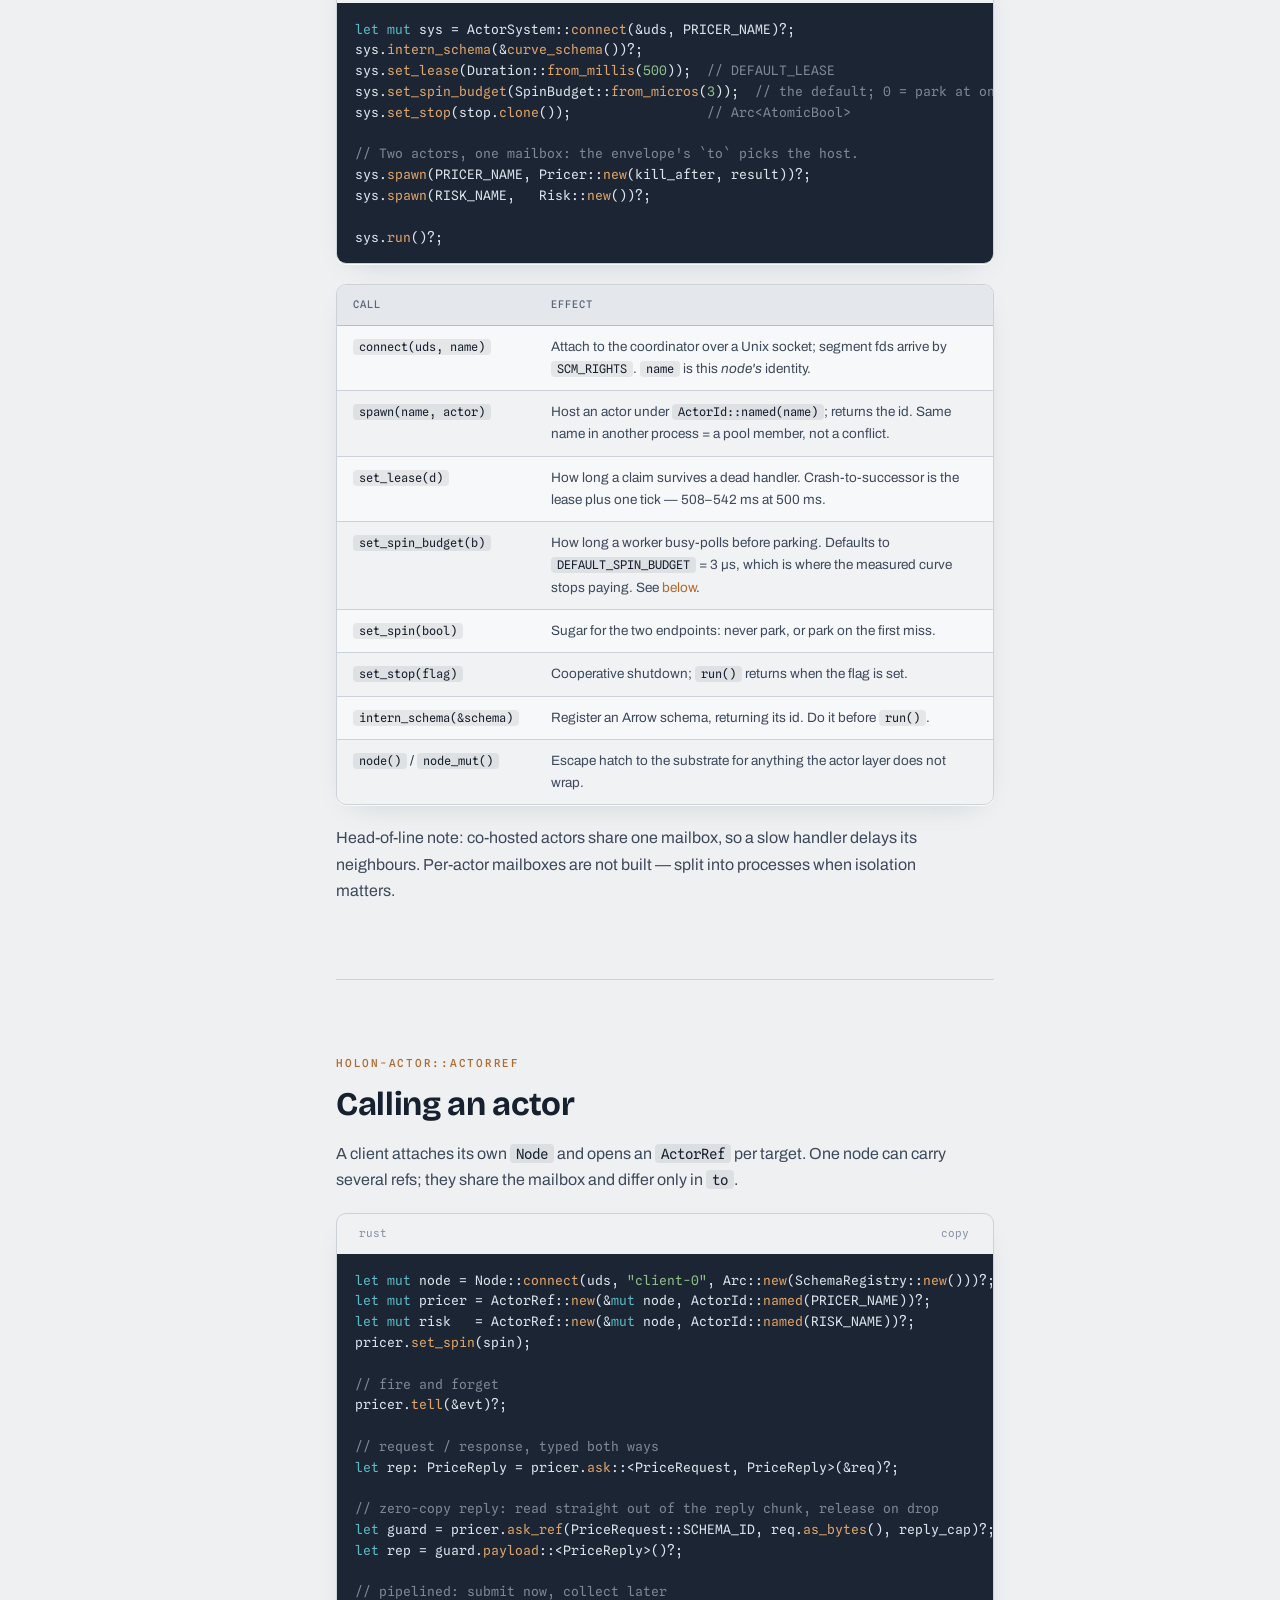
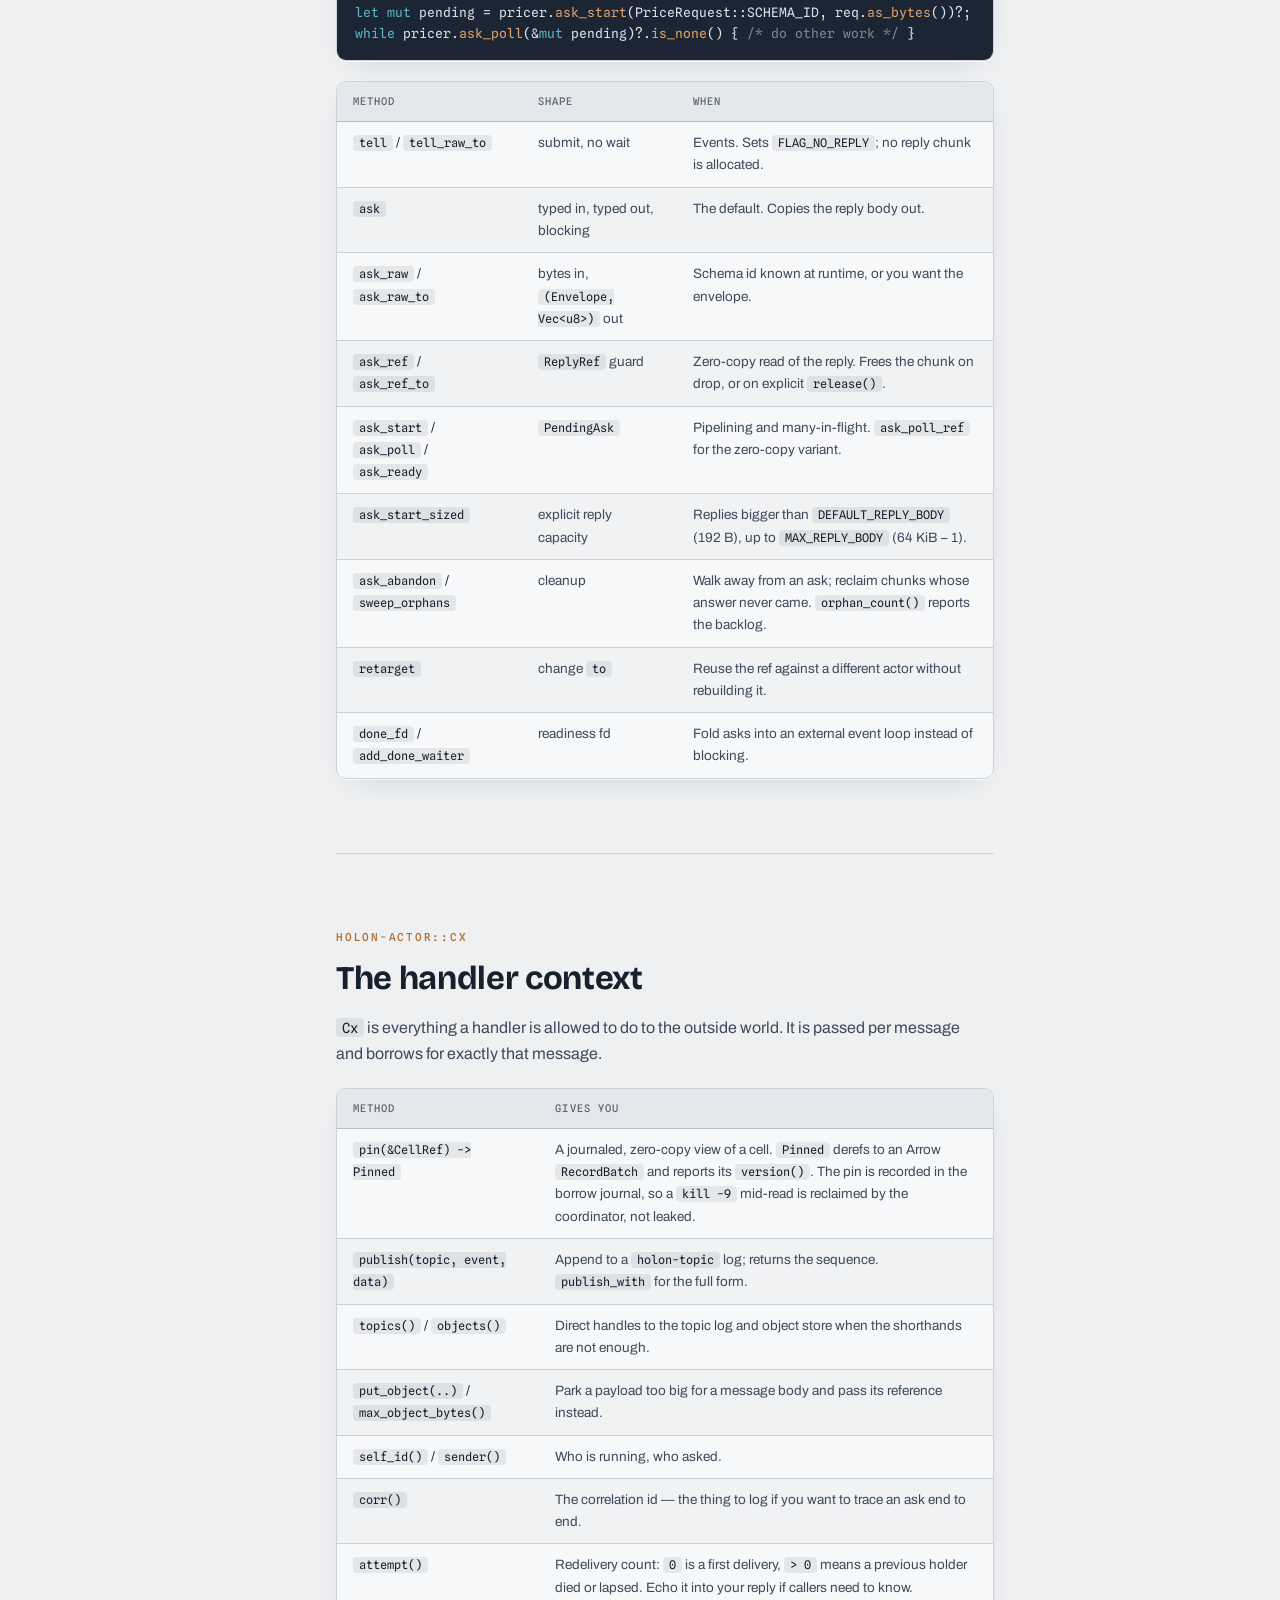
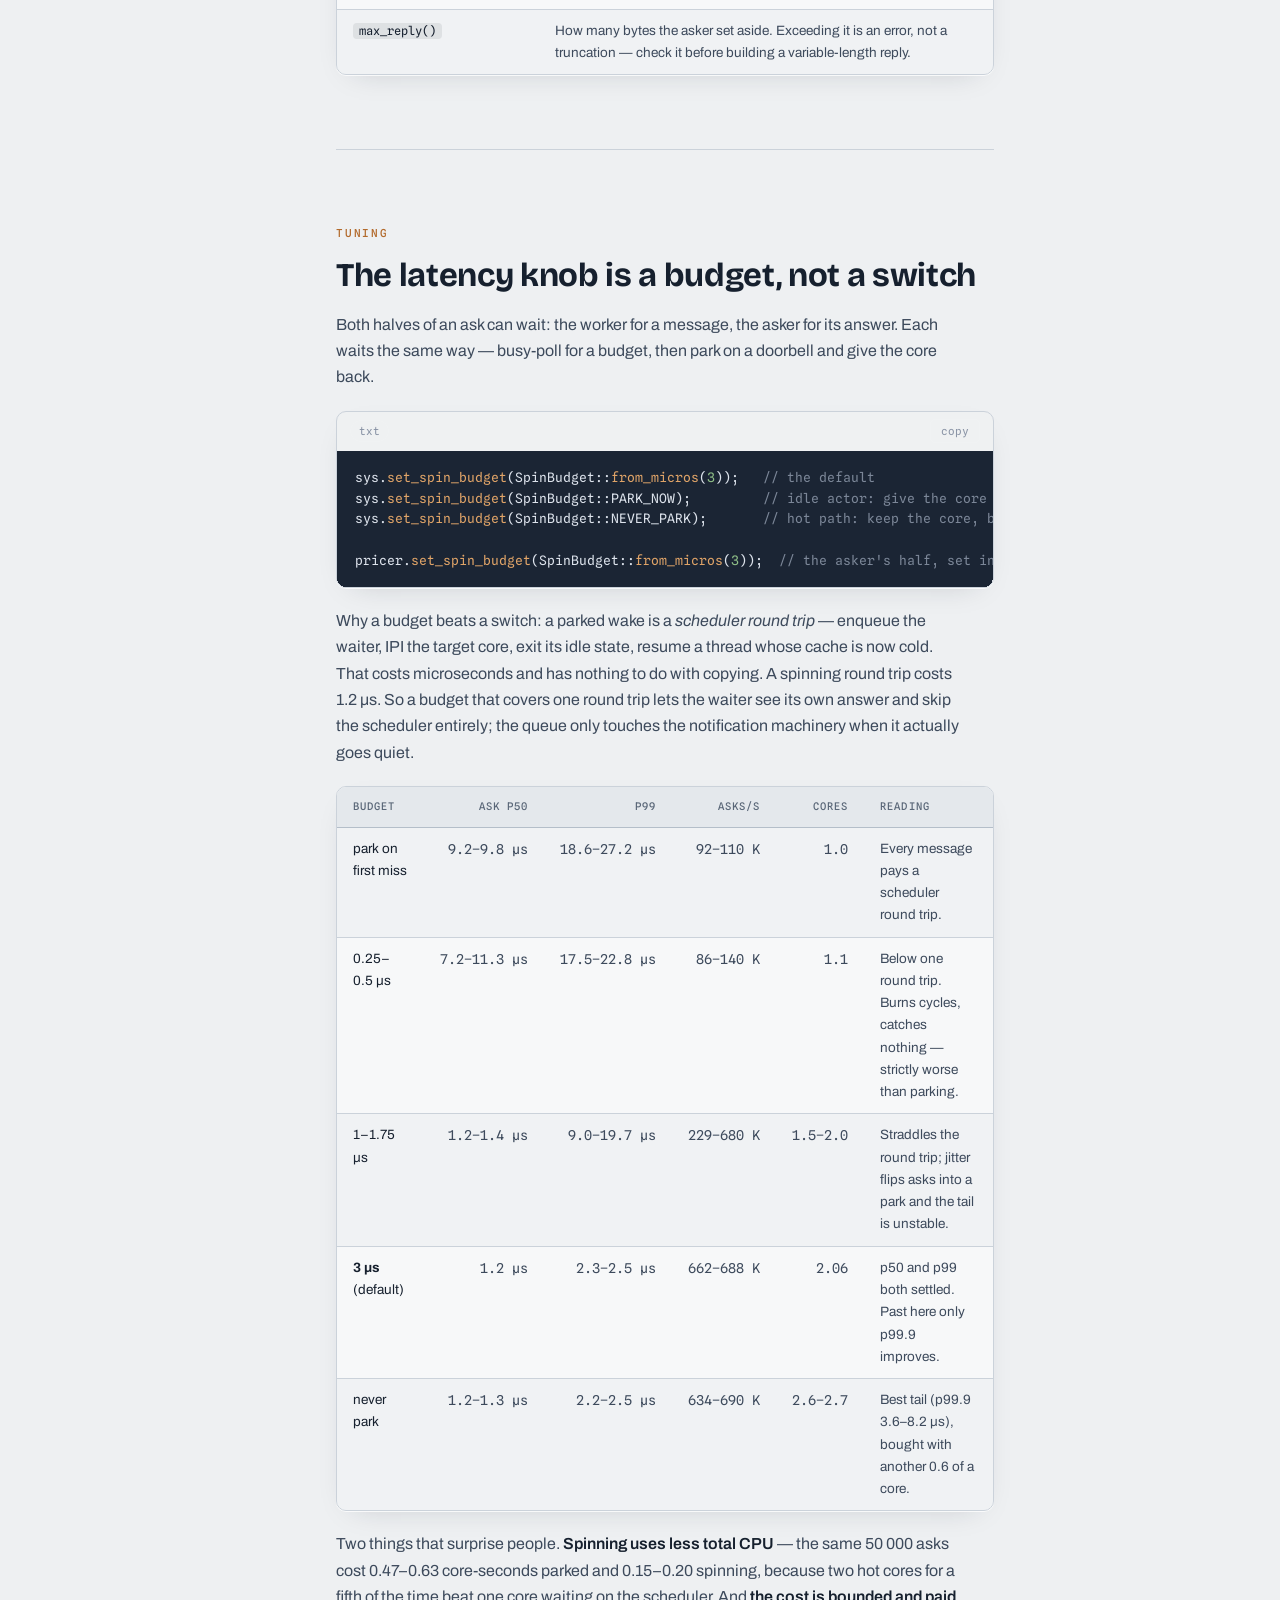
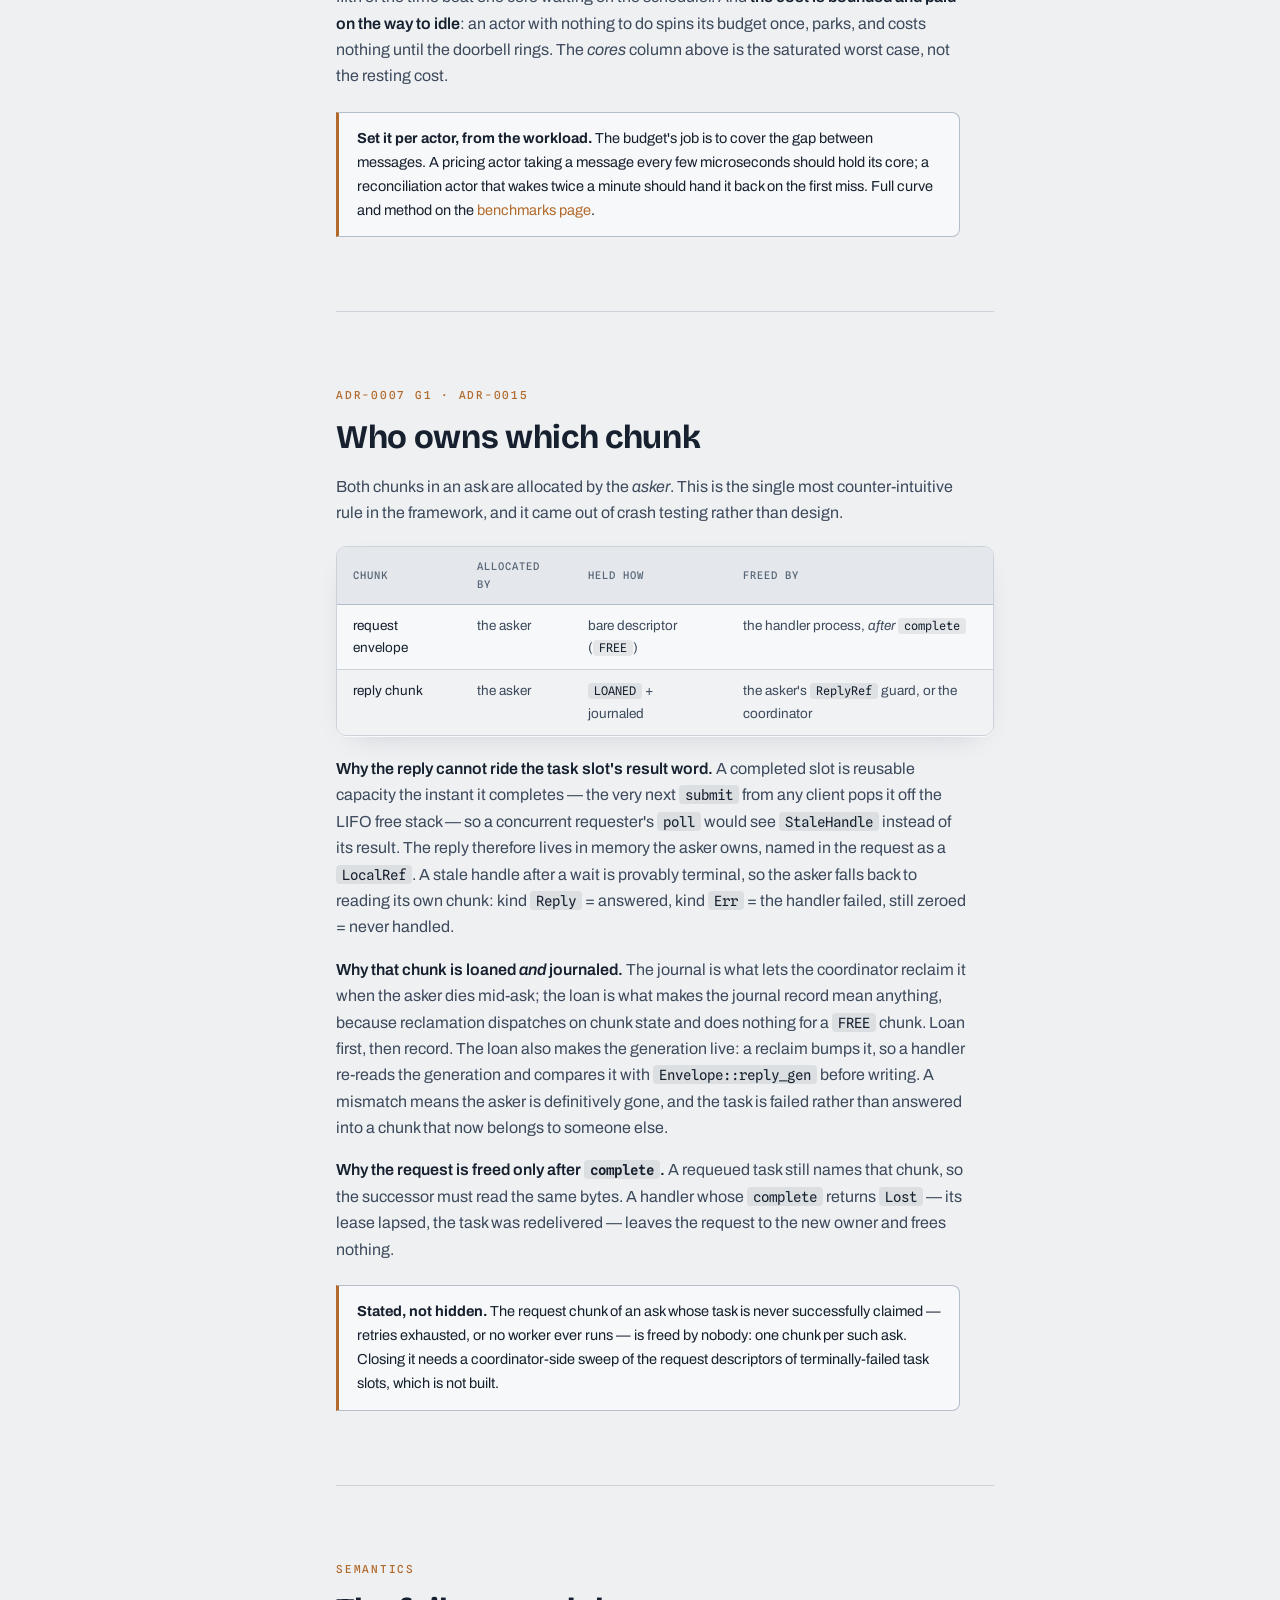
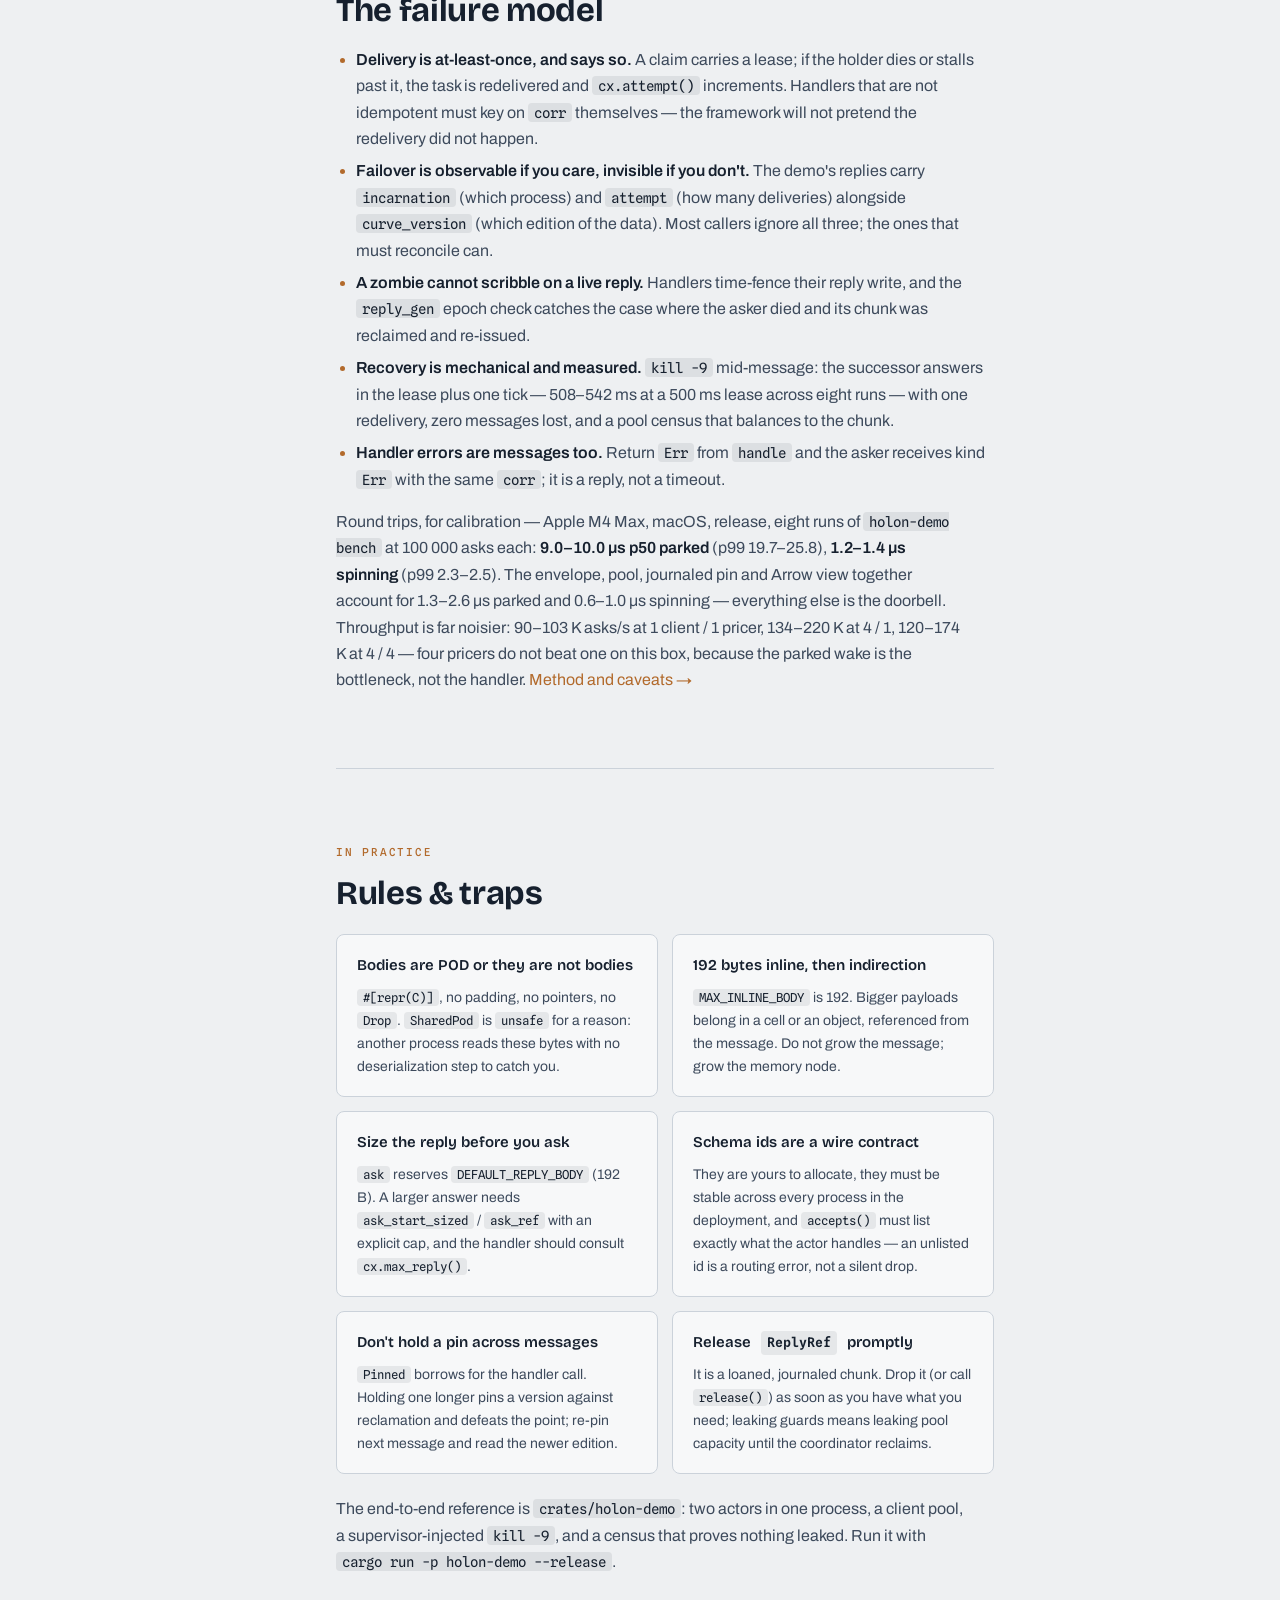
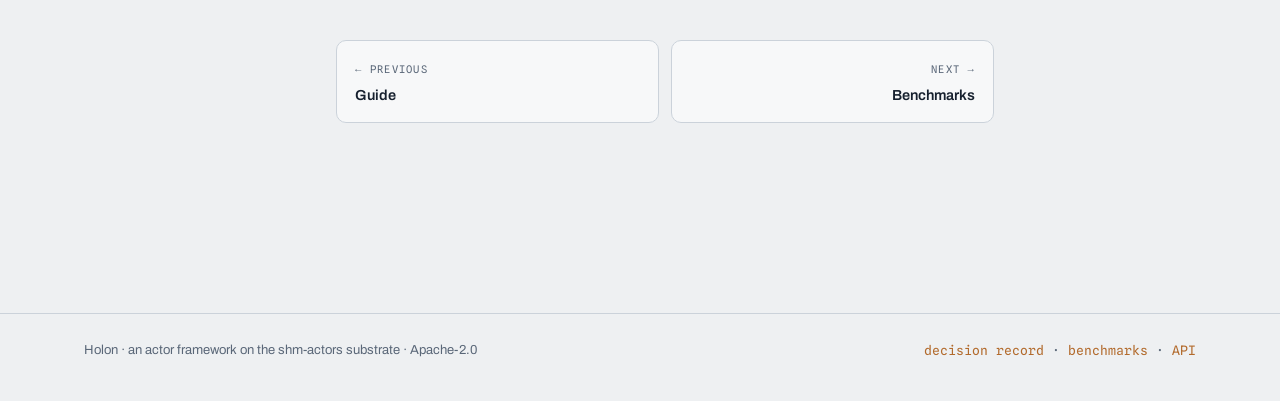
<file: site/actors.html>
<!doctype html>
<html lang="en">
<head>
<meta charset="utf-8">
<meta name="viewport" content="width=device-width,initial-scale=1">
<title>The actor model — Holon / shm-actors</title>
<meta name="description" content="How to write Holon actors: POD payloads and schema ids, the Actor trait, hosting many actors on one mailbox, tell/ask/ask_ref from a client, the Cx handler surface, chunk ownership, and the failure model.">
<link rel="icon" href="data:image/svg+xml,<svg xmlns='http://www.w3.org/2000/svg' viewBox='0 0 100 100'><text y='.9em' font-size='90'>🏹</text></svg>">
<link rel="preconnect" href="https://fonts.googleapis.com">
<link rel="stylesheet" href="https://fonts.googleapis.com/css2?family=Bricolage+Grotesque:opsz,wght@12..96,400;12..96,600;12..96,700&family=Archivo:wght@400;500;600&family=Spline+Sans+Mono:wght@400;500;600&display=swap">
<link rel="stylesheet" href="style.css">
</head>
<body>

<div class="topbar"><div class="in">
  <a class="brand" href="./" style="text-decoration:none">holon<em>//</em>shm-actors</a>
  <nav>
    <a href="./">Overview</a>
    <a href="guide.html">Guide</a>
    <a href="actors.html" class="on">Actors</a>
    <a href="benchmarks.html">Benchmarks</a>
    <a href="adrs.html">ADRs</a>
    <a href="api/holon_actor/index.html">API</a>
    <a class="gh" href="https://github.com/jamiepearcey/shm-actors">GitHub</a>
    <button id="themeToggle" aria-label="Toggle theme">◒</button>
  </nav>
</div></div>

<div class="docshell">
<nav class="sidenav" aria-label="Documentation">
  <div class="g">Documentation</div>
  <a class="pg" href="./">Overview</a>
  <a class="pg" href="guide.html">Guide</a>
  <a class="pg here" href="actors.html">Actor model</a>
  <a class="pg" href="benchmarks.html">Benchmarks</a>
  <a class="pg" href="adrs.html">Decision record</a>
  <a class="pg" href="api/holon_actor/index.html">API reference</a>
  <div class="g">The model</div>
  <a href="#laws">Two laws</a>
  <a href="#message">What a message is</a>
  <div class="g">Writing code</div>
  <a href="#payload">Payloads</a>
  <a href="#actor">The Actor trait</a>
  <a href="#host">Hosting actors</a>
  <a href="#call">Calling an actor</a>
  <a href="#cx">The handler context</a>
  <a href="#latency">Latency knob</a>
  <div class="g">Semantics</div>
  <a href="#ownership">Chunk ownership</a>
  <a href="#failure">Failure model</a>
  <a href="#rules">Rules &amp; traps</a>
</nav>
<main>
<div class="dochead">
  <div class="crumb"><a href="./">docs</a> / <b>actor model</b></div>
  <h1>The actor model</h1>
  <p class="sub">What an actor is in Holon, what a message is, and the exact API you write against —
  <code>holon-core</code> for the ABI, <code>holon-actor</code> for the runtime. Every signature on
  this page is the one in the crates today (ADR-0015, ADR-0017); the working code is
  <code>crates/holon-demo</code>.</p>
</div>

<section id="laws" class="first" style="padding-top:28px">
  <div class="eyebrow">The model</div>
  <h2>Two laws</h2>
  <p><strong>Actors own no state. Memory nodes own no code.</strong> Everything else in this page
  falls out of those two sentences.</p>
  <div class="grid2">
    <div class="card"><h4>An actor is a handler, not a container</h4><p>An actor struct holds <em>addresses</em> — a <code>CellRef</code> naming a shared table, a counter that is explicitly scratch. It never holds the data. A handler pins the exact cell version its message names, reads it zero-copy, and drops the pin when it returns. Kill the process: nothing of value dies with it.</p></div>
    <div class="card"><h4>A memory node is data, not a service</h4><p>Cells, streams and artifacts are versioned Arrow bytes in shared memory with no attached behaviour. Any actor may read any version at full speed; no actor is the gatekeeper of one. That is what makes a worker pool interchangeable and a restart free.</p></div>
  </div>
  <p>Concretely: one process hosts any number of actors of any types, sharing one mailbox — the
  coordinator's <code>shm-task</code> queue — and the envelope's <code>to</code> field picks which
  handler runs. Several processes that <code>spawn</code> the <em>same name</em> form a pool: same
  <code>ActorId</code>, same queue, exactly-once claim decides who gets each message.</p>
  <div class="callout"><b>Where this page sits.</b> The <a href="guide.html">guide</a> explains the
  substrate underneath — rings, cells, tasks, the borrow journal. This page is the layer you write
  against. Read <a href="guide.html#task">Tasks</a> and <a href="guide.html#cells">Versioned
  cells</a> first if a term here is unfamiliar.</div>
</section>

<section id="message">
  <div class="eyebrow">holon-core · ADR-0015 §4</div>
  <h2>What a message is</h2>
  <p>A message is one chunk of the keyed store's shared pool: a 64-byte <code>Envelope</code> at
  offset 0, then the body inline at offset 64. The chunk travels as the task's 24-byte
  <code>ChunkDesc</code> — the data never moves, the descriptor does.</p>

  <div class="flow">
    <div class="fnode">Envelope<small>64 B, offset 0</small></div>
    <div class="farr">+<small>same chunk</small></div>
    <div class="fnode hot">inline body<small><code>body_len</code> B, offset 64</small></div>
    <div class="farr">or<small>if it won't fit</small></div>
    <div class="fnode">LocalRef<small>via <code>payload</code></small></div>
  </div>

  <p>The envelope is a frozen ABI: <code>#[repr(C, align(64))]</code>, exactly one cache line,
  magic-validated on decode, and designed to double as the frame header when a cross-host
  transport lands.</p>

  <div class="tblwrap"><table>
    <thead><tr><th>field</th><th>type</th><th>what it carries</th></tr></thead>
    <tbody>
      <tr><td><code>to</code> / <code>from</code></td><td>u64</td><td><code>ActorId</code>s. <code>ActorId::named("pricer")</code> hashes the service name, so every process in a pool answers on one id.</td></tr>
      <tr><td><code>corr</code></td><td>u64</td><td>Correlation id: an <code>Ask</code> and its <code>Reply</code>/<code>Err</code> share it.</td></tr>
      <tr><td><code>payload</code></td><td>u64</td><td>A <code>LocalRef</code> (packed, host-scoped) when the body is not inline.</td></tr>
      <tr><td><code>schema_id</code></td><td>u32</td><td>Which <code>Payload</code> this is. Dispatch is a binary search on this.</td></tr>
      <tr><td><code>kind</code></td><td>u16</td><td><code>Tell</code>=1, <code>Ask</code>=2, <code>Reply</code>=3, <code>Err</code>=4.</td></tr>
      <tr><td><code>flags</code></td><td>u16</td><td><code>FLAG_INLINE_PAYLOAD</code>, <code>FLAG_LOCAL_REF</code>, <code>FLAG_NO_REPLY</code>.</td></tr>
      <tr><td><code>body_len</code></td><td>u16</td><td>Inline body length. Inline bodies cap at <code>MAX_INLINE_BODY</code> = 192 bytes.</td></tr>
      <tr><td><code>reply_gen</code></td><td>u32</td><td>The generation of the asker's reply chunk — the epoch check that stops a zombie writing into memory that has been reclaimed and re-handed-out.</td></tr>
      <tr><td><code>deadline</code> / <code>epoch</code></td><td>u32</td><td>Time fencing for the handler's reply write.</td></tr>
      <tr><td><code>magic</code> / <code>abi_version</code></td><td>u32/u16</td><td><code>0x484f_4c4e</code> and <code>1</code>. A mismatch is a decode error, not a misread.</td></tr>
    </tbody>
  </table></div>
</section>

<section id="payload">
  <div class="eyebrow">holon-core::Payload</div>
  <h2>Payloads: plain old data with a schema id</h2>
  <p>A message body is a POD struct. No pointers, no <code>Drop</code>, no padding — it is memcpy'd
  into shared memory and read by another process, so <code>SharedPod</code> is the contract and
  <code>bytemuck</code> proves it. <code>Payload</code> adds one thing: a <code>SCHEMA_ID</code>
  that the receiver dispatches on.</p>

  <pre><code><span class="k">use</span> holon_core::Payload;
<span class="k">use</span> shm_core::SharedPod;

<span class="k">pub const</span> PRICE_REQUEST_SCHEMA: <span class="k">u32</span> = <span class="g">1001</span>;

<span class="c">#[repr(C)]</span>
<span class="c">#[derive(Clone, Copy, Debug, PartialEq, bytemuck::Pod, bytemuck::Zeroable)]</span>
<span class="k">pub struct</span> PriceRequest {
    <span class="k">pub</span> tenor: <span class="k">f64</span>,
    <span class="k">pub</span> notional: <span class="k">f64</span>,
    <span class="k">pub</span> seq: <span class="k">u64</span>,
}

<span class="c">// SAFETY: #[repr(C)], three 8-byte scalars, no padding, no pointers, no Drop.</span>
<span class="k">unsafe impl</span> SharedPod <span class="k">for</span> PriceRequest {}
<span class="k">impl</span> Payload <span class="k">for</span> PriceRequest {
    <span class="k">const</span> SCHEMA_ID: <span class="k">u32</span> = PRICE_REQUEST_SCHEMA;
}</code></pre>

  <p><code>Payload</code> gives you <code>as_bytes()</code> and <code>from_bytes()</code> for free.
  Schema ids are yours to allocate and must be stable across processes — they are the wire
  contract. Bodies larger than 192 bytes do not ride inline; they go in a cell or an object and the
  message carries the reference.</p>
</section>

<section id="actor">
  <div class="eyebrow">holon-actor::Actor</div>
  <h2>The <code>Actor</code> trait</h2>
  <p>Two methods. <code>accepts()</code> lists the schema ids this actor handles — the runtime
  builds a sorted function-pointer table from it, so dispatch is a binary search with no
  <code>dyn</code> and no allocation on the message path. <code>handle()</code> runs one message at
  a time, which is why you never write a lock.</p>

  <pre><code><span class="k">impl</span> Actor <span class="k">for</span> Pricer {
    <span class="k">fn</span> <span class="a">accepts</span>() -&gt; &amp;<span class="k">'static</span> [<span class="k">u32</span>] {
        &amp;[PRICE_REQUEST_SCHEMA]
    }

    <span class="k">fn</span> <span class="a">handle</span>(
        &amp;<span class="k">mut self</span>,
        _msg: &amp;Envelope,
        body: &amp;[<span class="k">u8</span>],
        cx: &amp;<span class="k">mut</span> Cx&lt;<span class="k">'_</span>&gt;,
    ) -&gt; holon_core::Result&lt;Reply&gt; {
        <span class="k">let</span> req   = PriceRequest::<span class="a">from_bytes</span>(body)?;
        <span class="k">let</span> curve = cx.<span class="a">pin</span>(&amp;<span class="k">self</span>.curve)?;        <span class="c">// journaled: kill -9 safe</span>
        <span class="k">let</span> rate  = <span class="a">interpolate</span>(&amp;curve, req.tenor)
            .<span class="a">map_err</span>(holon_core::Error::Handler)?;

        Reply::<span class="a">of</span>(&amp;PriceReply {
            px: <span class="a">price</span>(rate, req.tenor, req.notional),
            curve_version: curve.<span class="a">version</span>(),      <span class="c">// which edition answered</span>
            incarnation:   <span class="k">self</span>.incarnation,      <span class="c">// which process answered</span>
            attempt:       cx.<span class="a">attempt</span>(),          <span class="c">// 0 = first delivery</span>
        })
    }
}</code></pre>

  <p>The struct behind it holds a <code>CellRef</code> — a key, not data — plus whatever
  process-local scratch you are willing to lose:</p>

  <pre><code><span class="k">pub struct</span> Pricer {
    curve: CellRef,      <span class="c">// CellRef::new(CURVE_KEY) — an address</span>
    handled: <span class="k">u64</span>,      <span class="c">// scratch; lost on restart, by design</span>
    incarnation: <span class="k">u32</span>,  <span class="c">// std::process::id()</span>
}</code></pre>

  <div class="callout"><b>The tell for a wrong actor.</b> If restarting your actor would lose
  something a caller cares about, the state is in the wrong place. Move it into a cell and pin it
  per message — that is the whole trade this framework makes.</div>
</section>

<section id="host">
  <div class="eyebrow">holon-actor::ActorSystem</div>
  <h2>Hosting actors</h2>
  <p>An <code>ActorSystem</code> owns a <code>shm-runtime</code> <code>Node</code>, hosts any number
  of actors, and runs one mailbox loop. Register Arrow schemas before spawning; set the lease and
  the wait strategy; then <code>run()</code> until the stop flag flips.</p>

  <pre><code><span class="k">let</span> <span class="k">mut</span> sys = ActorSystem::<span class="a">connect</span>(&amp;uds, PRICER_NAME)?;
sys.<span class="a">intern_schema</span>(&amp;<span class="a">curve_schema</span>())?;
sys.<span class="a">set_lease</span>(Duration::<span class="a">from_millis</span>(<span class="g">500</span>));  <span class="c">// DEFAULT_LEASE</span>
sys.<span class="a">set_spin_budget</span>(SpinBudget::<span class="a">from_micros</span>(<span class="g">3</span>));  <span class="c">// the default; 0 = park at once</span>
sys.<span class="a">set_stop</span>(stop.<span class="a">clone</span>());                 <span class="c">// Arc&lt;AtomicBool&gt;</span>

<span class="c">// Two actors, one mailbox: the envelope's `to` picks the host.</span>
sys.<span class="a">spawn</span>(PRICER_NAME, Pricer::<span class="a">new</span>(kill_after, result))?;
sys.<span class="a">spawn</span>(RISK_NAME,   Risk::<span class="a">new</span>())?;

sys.<span class="a">run</span>()?;</code></pre>

  <div class="tblwrap"><table>
    <thead><tr><th>call</th><th>effect</th></tr></thead>
    <tbody>
      <tr><td><code>connect(uds, name)</code></td><td>Attach to the coordinator over a Unix socket; segment fds arrive by <code>SCM_RIGHTS</code>. <code>name</code> is this <em>node's</em> identity.</td></tr>
      <tr><td><code>spawn(name, actor)</code></td><td>Host an actor under <code>ActorId::named(name)</code>; returns the id. Same name in another process = a pool member, not a conflict.</td></tr>
      <tr><td><code>set_lease(d)</code></td><td>How long a claim survives a dead handler. Crash-to-successor is the lease plus one tick — 508–542 ms at 500 ms.</td></tr>
      <tr><td><code>set_spin_budget(b)</code></td><td>How long a worker busy-polls before parking. Defaults to <code>DEFAULT_SPIN_BUDGET</code> = 3 µs, which is where the measured curve stops paying. See <a href="#latency">below</a>.</td></tr>
      <tr><td><code>set_spin(bool)</code></td><td>Sugar for the two endpoints: never park, or park on the first miss.</td></tr>
      <tr><td><code>set_stop(flag)</code></td><td>Cooperative shutdown; <code>run()</code> returns when the flag is set.</td></tr>
      <tr><td><code>intern_schema(&amp;schema)</code></td><td>Register an Arrow schema, returning its id. Do it before <code>run()</code>.</td></tr>
      <tr><td><code>node()</code> / <code>node_mut()</code></td><td>Escape hatch to the substrate for anything the actor layer does not wrap.</td></tr>
    </tbody>
  </table></div>
  <p>Head-of-line note: co-hosted actors share one mailbox, so a slow handler delays its
  neighbours. Per-actor mailboxes are not built — split into processes when isolation matters.</p>
</section>

<section id="call">
  <div class="eyebrow">holon-actor::ActorRef</div>
  <h2>Calling an actor</h2>
  <p>A client attaches its own <code>Node</code> and opens an <code>ActorRef</code> per target. One
  node can carry several refs; they share the mailbox and differ only in <code>to</code>.</p>

  <pre><code><span class="k">let</span> <span class="k">mut</span> node = Node::<span class="a">connect</span>(uds, <span class="g">"client-0"</span>, Arc::<span class="a">new</span>(SchemaRegistry::<span class="a">new</span>()))?;
<span class="k">let</span> <span class="k">mut</span> pricer = ActorRef::<span class="a">new</span>(&amp;<span class="k">mut</span> node, ActorId::<span class="a">named</span>(PRICER_NAME))?;
<span class="k">let</span> <span class="k">mut</span> risk   = ActorRef::<span class="a">new</span>(&amp;<span class="k">mut</span> node, ActorId::<span class="a">named</span>(RISK_NAME))?;
pricer.<span class="a">set_spin</span>(spin);

<span class="c">// fire and forget</span>
pricer.<span class="a">tell</span>(&amp;evt)?;

<span class="c">// request / response, typed both ways</span>
<span class="k">let</span> rep: PriceReply = pricer.<span class="a">ask</span>::&lt;PriceRequest, PriceReply&gt;(&amp;req)?;

<span class="c">// zero-copy reply: read straight out of the reply chunk, release on drop</span>
<span class="k">let</span> guard = pricer.<span class="a">ask_ref</span>(PriceRequest::SCHEMA_ID, req.<span class="a">as_bytes</span>(), reply_cap)?;
<span class="k">let</span> rep = guard.<span class="a">payload</span>::&lt;PriceReply&gt;()?;

<span class="c">// pipelined: submit now, collect later</span>
<span class="k">let</span> <span class="k">mut</span> pending = pricer.<span class="a">ask_start</span>(PriceRequest::SCHEMA_ID, req.<span class="a">as_bytes</span>())?;
<span class="k">while</span> pricer.<span class="a">ask_poll</span>(&amp;<span class="k">mut</span> pending)?.<span class="a">is_none</span>() { <span class="c">/* do other work */</span> }</code></pre>

  <div class="tblwrap"><table>
    <thead><tr><th>method</th><th>shape</th><th>when</th></tr></thead>
    <tbody>
      <tr><td><code>tell</code> / <code>tell_raw_to</code></td><td>submit, no wait</td><td>Events. Sets <code>FLAG_NO_REPLY</code>; no reply chunk is allocated.</td></tr>
      <tr><td><code>ask</code></td><td>typed in, typed out, blocking</td><td>The default. Copies the reply body out.</td></tr>
      <tr><td><code>ask_raw</code> / <code>ask_raw_to</code></td><td>bytes in, <code>(Envelope, Vec&lt;u8&gt;)</code> out</td><td>Schema id known at runtime, or you want the envelope.</td></tr>
      <tr><td><code>ask_ref</code> / <code>ask_ref_to</code></td><td><code>ReplyRef</code> guard</td><td>Zero-copy read of the reply. Frees the chunk on drop, or on explicit <code>release()</code>.</td></tr>
      <tr><td><code>ask_start</code> / <code>ask_poll</code> / <code>ask_ready</code></td><td><code>PendingAsk</code></td><td>Pipelining and many-in-flight. <code>ask_poll_ref</code> for the zero-copy variant.</td></tr>
      <tr><td><code>ask_start_sized</code></td><td>explicit reply capacity</td><td>Replies bigger than <code>DEFAULT_REPLY_BODY</code> (192 B), up to <code>MAX_REPLY_BODY</code> (64 KiB − 1).</td></tr>
      <tr><td><code>ask_abandon</code> / <code>sweep_orphans</code></td><td>cleanup</td><td>Walk away from an ask; reclaim chunks whose answer never came. <code>orphan_count()</code> reports the backlog.</td></tr>
      <tr><td><code>retarget</code></td><td>change <code>to</code></td><td>Reuse the ref against a different actor without rebuilding it.</td></tr>
      <tr><td><code>done_fd</code> / <code>add_done_waiter</code></td><td>readiness fd</td><td>Fold asks into an external event loop instead of blocking.</td></tr>
    </tbody>
  </table></div>
</section>

<section id="cx">
  <div class="eyebrow">holon-actor::Cx</div>
  <h2>The handler context</h2>
  <p><code>Cx</code> is everything a handler is allowed to do to the outside world. It is passed per
  message and borrows for exactly that message.</p>

  <div class="tblwrap"><table>
    <thead><tr><th>method</th><th>gives you</th></tr></thead>
    <tbody>
      <tr><td><code>pin(&amp;CellRef) -&gt; Pinned</code></td><td>A journaled, zero-copy view of a cell. <code>Pinned</code> derefs to an Arrow <code>RecordBatch</code> and reports its <code>version()</code>. The pin is recorded in the borrow journal, so a <code>kill -9</code> mid-read is reclaimed by the coordinator, not leaked.</td></tr>
      <tr><td><code>publish(topic, event, data)</code></td><td>Append to a <code>holon-topic</code> log; returns the sequence. <code>publish_with</code> for the full form.</td></tr>
      <tr><td><code>topics()</code> / <code>objects()</code></td><td>Direct handles to the topic log and object store when the shorthands are not enough.</td></tr>
      <tr><td><code>put_object(..)</code> / <code>max_object_bytes()</code></td><td>Park a payload too big for a message body and pass its reference instead.</td></tr>
      <tr><td><code>self_id()</code> / <code>sender()</code></td><td>Who is running, who asked.</td></tr>
      <tr><td><code>corr()</code></td><td>The correlation id — the thing to log if you want to trace an ask end to end.</td></tr>
      <tr><td><code>attempt()</code></td><td>Redelivery count: <code>0</code> is a first delivery, <code>&gt; 0</code> means a previous holder died or lapsed. Echo it into your reply if callers need to know.</td></tr>
      <tr><td><code>max_reply()</code></td><td>How many bytes the asker set aside. Exceeding it is an error, not a truncation — check it before building a variable-length reply.</td></tr>
    </tbody>
  </table></div>
</section>

<section id="latency">
  <div class="eyebrow">Tuning</div>
  <h2>The latency knob is a budget, not a switch</h2>
  <p>Both halves of an ask can wait: the worker for a message, the asker for its answer. Each
  waits the same way — busy-poll for a budget, then park on a doorbell and give the core back.</p>
  <pre><code>sys.<span class="a">set_spin_budget</span>(SpinBudget::<span class="a">from_micros</span>(<span class="g">3</span>));   <span class="c">// the default</span>
sys.<span class="a">set_spin_budget</span>(SpinBudget::PARK_NOW);         <span class="c">// idle actor: give the core back at once</span>
sys.<span class="a">set_spin_budget</span>(SpinBudget::NEVER_PARK);       <span class="c">// hot path: keep the core, best tail</span>

pricer.<span class="a">set_spin_budget</span>(SpinBudget::<span class="a">from_micros</span>(<span class="g">3</span>));  <span class="c">// the asker's half, set independently</span></code></pre>
  <p>Why a budget beats a switch: a parked wake is a <em>scheduler round trip</em> — enqueue the
  waiter, IPI the target core, exit its idle state, resume a thread whose cache is now cold. That
  costs microseconds and has nothing to do with copying. A spinning round trip costs 1.2 µs. So a
  budget that covers one round trip lets the waiter see its own answer and skip the scheduler
  entirely; the queue only touches the notification machinery when it actually goes quiet.</p>
  <div class="tblwrap"><table>
    <tr><th>budget</th><th class="n">ask p50</th><th class="n">p99</th><th class="n">asks/s</th><th class="n">cores</th><th>reading</th></tr>
    <tr><td>park on first miss</td><td class="n">9.2–9.8 µs</td><td class="n">18.6–27.2 µs</td><td class="n">92–110 K</td><td class="n">1.0</td><td>Every message pays a scheduler round trip.</td></tr>
    <tr><td>0.25–0.5 µs</td><td class="n">7.2–11.3 µs</td><td class="n">17.5–22.8 µs</td><td class="n">86–140 K</td><td class="n">1.1</td><td>Below one round trip. Burns cycles, catches nothing — strictly worse than parking.</td></tr>
    <tr><td>1–1.75 µs</td><td class="n">1.2–1.4 µs</td><td class="n">9.0–19.7 µs</td><td class="n">229–680 K</td><td class="n">1.5–2.0</td><td>Straddles the round trip; jitter flips asks into a park and the tail is unstable.</td></tr>
    <tr><td><strong>3 µs</strong> (default)</td><td class="n">1.2 µs</td><td class="n">2.3–2.5 µs</td><td class="n">662–688 K</td><td class="n">2.06</td><td>p50 and p99 both settled. Past here only p99.9 improves.</td></tr>
    <tr><td>never park</td><td class="n">1.2–1.3 µs</td><td class="n">2.2–2.5 µs</td><td class="n">634–690 K</td><td class="n">2.6–2.7</td><td>Best tail (p99.9 3.6–8.2 µs), bought with another 0.6 of a core.</td></tr>
  </table></div>
  <p>Two things that surprise people. <strong>Spinning uses less total CPU</strong> — the same
  50 000 asks cost 0.47–0.63 core-seconds parked and 0.15–0.20 spinning, because two hot cores for
  a fifth of the time beat one core waiting on the scheduler. And <strong>the cost is bounded and
  paid on the way to idle</strong>: an actor with nothing to do spins its budget once, parks, and
  costs nothing until the doorbell rings. The <em>cores</em> column above is the saturated worst
  case, not the resting cost.</p>
  <div class="callout"><b>Set it per actor, from the workload.</b> The budget's job is to cover the
  gap between messages. A pricing actor taking a message every few microseconds should hold its
  core; a reconciliation actor that wakes twice a minute should hand it back on the first miss.
  Full curve and method on the <a href="benchmarks.html#spin">benchmarks page</a>.</div>
</section>

<section id="ownership">
  <div class="eyebrow">ADR-0007 G1 · ADR-0015</div>
  <h2>Who owns which chunk</h2>
  <p>Both chunks in an ask are allocated by the <em>asker</em>. This is the single most
  counter-intuitive rule in the framework, and it came out of crash testing rather than design.</p>

  <div class="tblwrap"><table>
    <thead><tr><th>chunk</th><th>allocated by</th><th>held how</th><th>freed by</th></tr></thead>
    <tbody>
      <tr><td>request envelope</td><td>the asker</td><td>bare descriptor (<code>FREE</code>)</td><td>the handler process, <em>after</em> <code>complete</code></td></tr>
      <tr><td>reply chunk</td><td>the asker</td><td><code>LOANED</code> + journaled</td><td>the asker's <code>ReplyRef</code> guard, or the coordinator</td></tr>
    </tbody>
  </table></div>

  <p><strong>Why the reply cannot ride the task slot's result word.</strong> A completed slot is
  reusable capacity the instant it completes — the very next <code>submit</code> from any client
  pops it off the LIFO free stack — so a concurrent requester's <code>poll</code> would see
  <code>StaleHandle</code> instead of its result. The reply therefore lives in memory the asker
  owns, named in the request as a <code>LocalRef</code>. A stale handle after a wait is provably
  terminal, so the asker falls back to reading its own chunk: kind <code>Reply</code> = answered,
  kind <code>Err</code> = the handler failed, still zeroed = never handled.</p>

  <p><strong>Why that chunk is loaned <em>and</em> journaled.</strong> The journal is what lets the
  coordinator reclaim it when the asker dies mid-ask; the loan is what makes the journal record
  mean anything, because reclamation dispatches on chunk state and does nothing for a
  <code>FREE</code> chunk. Loan first, then record. The loan also makes the generation live: a
  reclaim bumps it, so a handler re-reads the generation and compares it with
  <code>Envelope::reply_gen</code> before writing. A mismatch means the asker is definitively gone,
  and the task is failed rather than answered into a chunk that now belongs to someone else.</p>

  <p><strong>Why the request is freed only after <code>complete</code>.</strong> A requeued task
  still names that chunk, so the successor must read the same bytes. A handler whose
  <code>complete</code> returns <code>Lost</code> — its lease lapsed, the task was redelivered —
  leaves the request to the new owner and frees nothing.</p>

  <div class="callout"><b>Stated, not hidden.</b> The request chunk of an ask whose task is never
  successfully claimed — retries exhausted, or no worker ever runs — is freed by nobody: one chunk
  per such ask. Closing it needs a coordinator-side sweep of the request descriptors of
  terminally-failed task slots, which is not built.</div>
</section>

<section id="failure">
  <div class="eyebrow">Semantics</div>
  <h2>The failure model</h2>
  <ul>
    <li><strong>Delivery is at-least-once, and says so.</strong> A claim carries a lease; if the holder dies or stalls past it, the task is redelivered and <code>cx.attempt()</code> increments. Handlers that are not idempotent must key on <code>corr</code> themselves — the framework will not pretend the redelivery did not happen.</li>
    <li><strong>Failover is observable if you care, invisible if you don't.</strong> The demo's replies carry <code>incarnation</code> (which process) and <code>attempt</code> (how many deliveries) alongside <code>curve_version</code> (which edition of the data). Most callers ignore all three; the ones that must reconcile can.</li>
    <li><strong>A zombie cannot scribble on a live reply.</strong> Handlers time-fence their reply write, and the <code>reply_gen</code> epoch check catches the case where the asker died and its chunk was reclaimed and re-issued.</li>
    <li><strong>Recovery is mechanical and measured.</strong> <code>kill -9</code> mid-message: the successor answers in the lease plus one tick — 508–542 ms at a 500 ms lease across eight runs — with one redelivery, zero messages lost, and a pool census that balances to the chunk.</li>
    <li><strong>Handler errors are messages too.</strong> Return <code>Err</code> from <code>handle</code> and the asker receives kind <code>Err</code> with the same <code>corr</code>; it is a reply, not a timeout.</li>
  </ul>
  <p>Round trips, for calibration — Apple M4 Max, macOS, release, eight runs of
  <code>holon-demo bench</code> at 100 000 asks each: <strong>9.0–10.0 µs p50 parked</strong>
  (p99 19.7–25.8), <strong>1.2–1.4 µs spinning</strong> (p99 2.3–2.5). The envelope, pool, journaled
  pin and Arrow view together account for 1.3–2.6 µs parked and 0.6–1.0 µs spinning — everything
  else is the doorbell. Throughput is far noisier: 90–103 K asks/s at 1 client / 1 pricer,
  134–220 K at 4 / 1, 120–174 K at 4 / 4 — four pricers do not beat one on this box, because the
  parked wake is the bottleneck, not the handler. <a href="benchmarks.html">Method and caveats →</a></p>
</section>

<section id="rules">
  <div class="eyebrow">In practice</div>
  <h2>Rules &amp; traps</h2>
  <div class="grid2">
    <div class="card"><h4>Bodies are POD or they are not bodies</h4><p><code>#[repr(C)]</code>, no padding, no pointers, no <code>Drop</code>. <code>SharedPod</code> is <code>unsafe</code> for a reason: another process reads these bytes with no deserialization step to catch you.</p></div>
    <div class="card"><h4>192 bytes inline, then indirection</h4><p><code>MAX_INLINE_BODY</code> is 192. Bigger payloads belong in a cell or an object, referenced from the message. Do not grow the message; grow the memory node.</p></div>
    <div class="card"><h4>Size the reply before you ask</h4><p><code>ask</code> reserves <code>DEFAULT_REPLY_BODY</code> (192 B). A larger answer needs <code>ask_start_sized</code> / <code>ask_ref</code> with an explicit cap, and the handler should consult <code>cx.max_reply()</code>.</p></div>
    <div class="card"><h4>Schema ids are a wire contract</h4><p>They are yours to allocate, they must be stable across every process in the deployment, and <code>accepts()</code> must list exactly what the actor handles — an unlisted id is a routing error, not a silent drop.</p></div>
    <div class="card"><h4>Don't hold a pin across messages</h4><p><code>Pinned</code> borrows for the handler call. Holding one longer pins a version against reclamation and defeats the point; re-pin next message and read the newer edition.</p></div>
    <div class="card"><h4>Release <code>ReplyRef</code> promptly</h4><p>It is a loaned, journaled chunk. Drop it (or call <code>release()</code>) as soon as you have what you need; leaking guards means leaking pool capacity until the coordinator reclaims.</p></div>
  </div>
  <p>The end-to-end reference is <code>crates/holon-demo</code>: two actors in one process, a client
  pool, a supervisor-injected <code>kill -9</code>, and a census that proves nothing leaked. Run it
  with <code>cargo run -p holon-demo --release</code>.</p>
</section>

<nav class="pgnav" aria-label="Pagination">
  <a href="guide.html"><span class="lab">← Previous</span><span class="ttl" style="display:block">Guide</span></a>
  <a class="next" href="benchmarks.html"><span class="lab">Next →</span><span class="ttl" style="display:block">Benchmarks</span></a>
</nav>
</main>
<aside class="otp" aria-label="On this page">
  <div class="t">On this page</div>
  <a href="#laws">Two laws</a>
  <a href="#message">What a message is</a>
  <a href="#payload">Payloads</a>
  <a href="#actor">The Actor trait</a>
  <a href="#host">Hosting actors</a>
  <a href="#call">Calling an actor</a>
  <a href="#cx">Handler context</a>
  <a href="#latency">Latency knob</a>
  <a href="#ownership">Chunk ownership</a>
  <a href="#failure">Failure model</a>
  <a href="#rules">Rules &amp; traps</a>
</aside>
</div>

<footer class="site"><div class="in">
  <div>Holon · an actor framework on the shm-actors substrate · Apache-2.0</div>
  <div class="mono"><a href="adrs.html">decision record</a> · <a href="benchmarks.html">benchmarks</a> · <a href="api/holon_actor/index.html">API</a></div>
</div></footer>
<script src="site.js"></script>
</body>
</html>
</file>
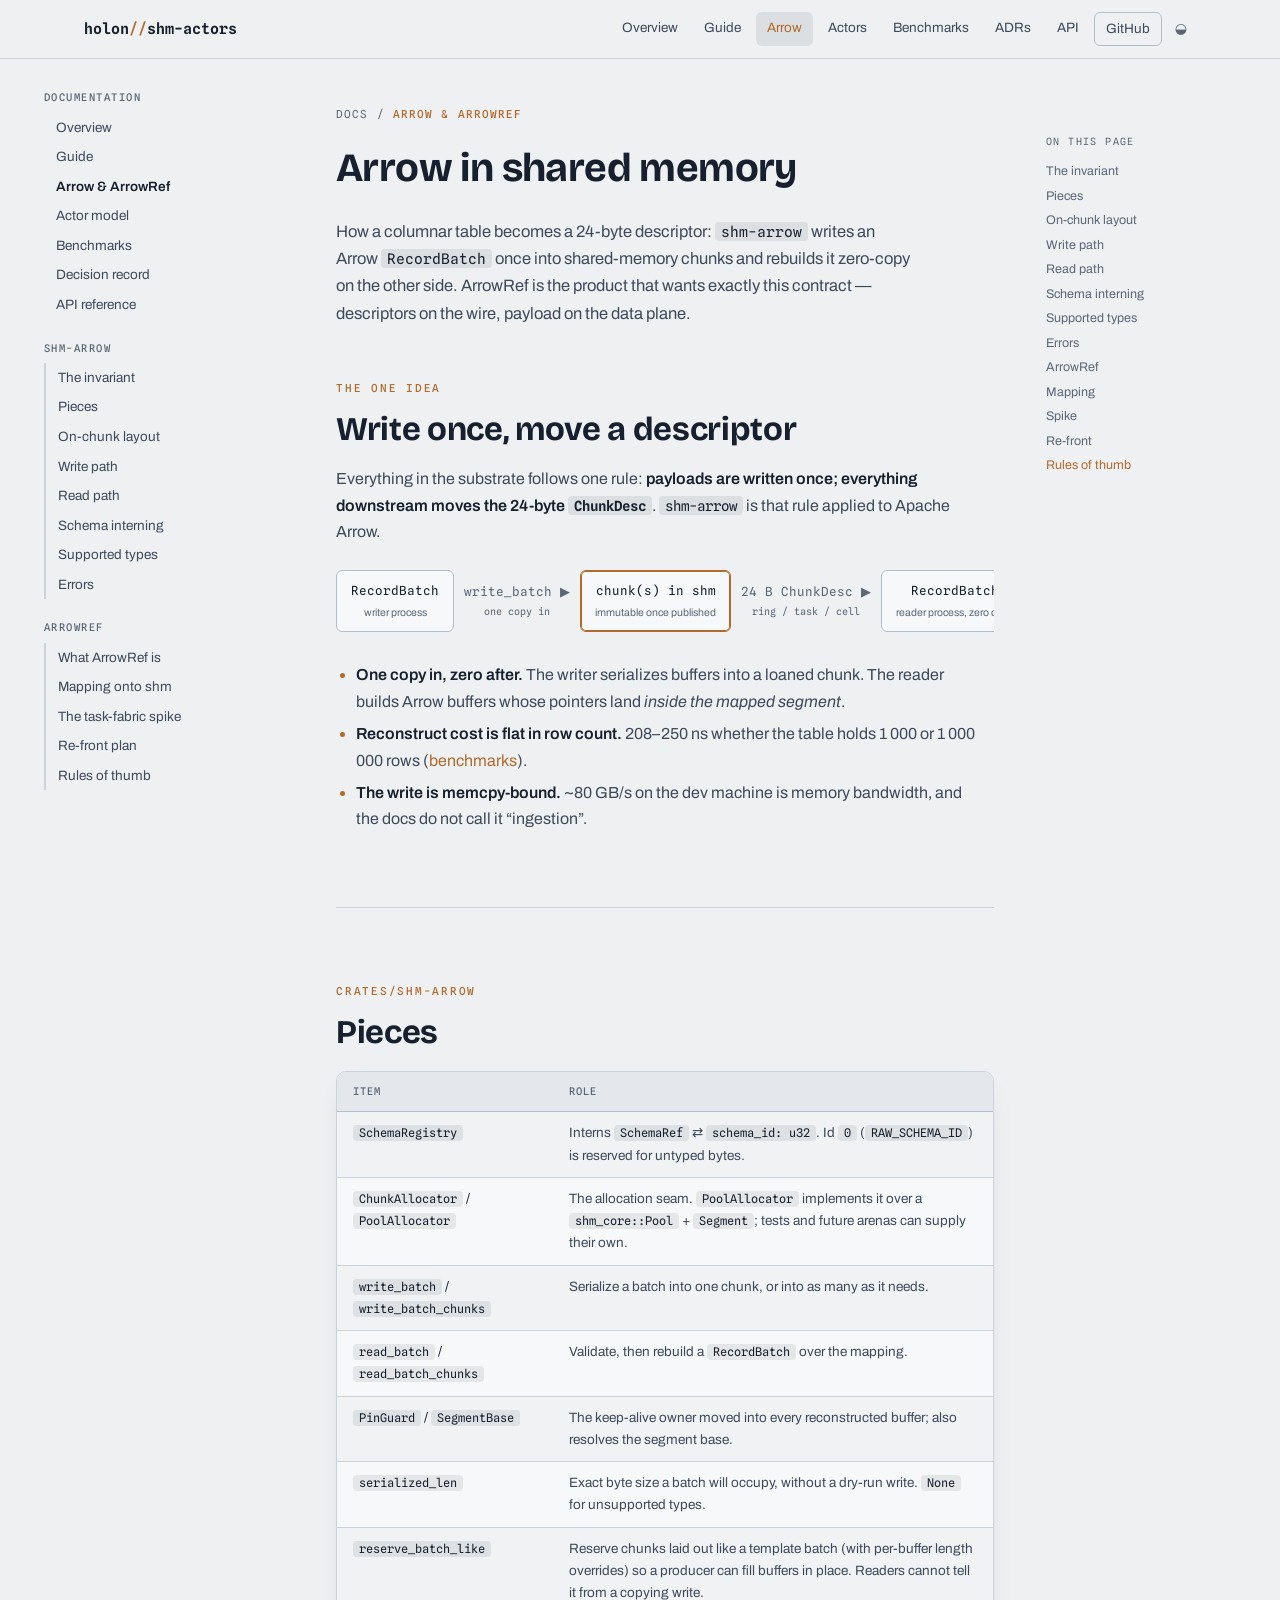
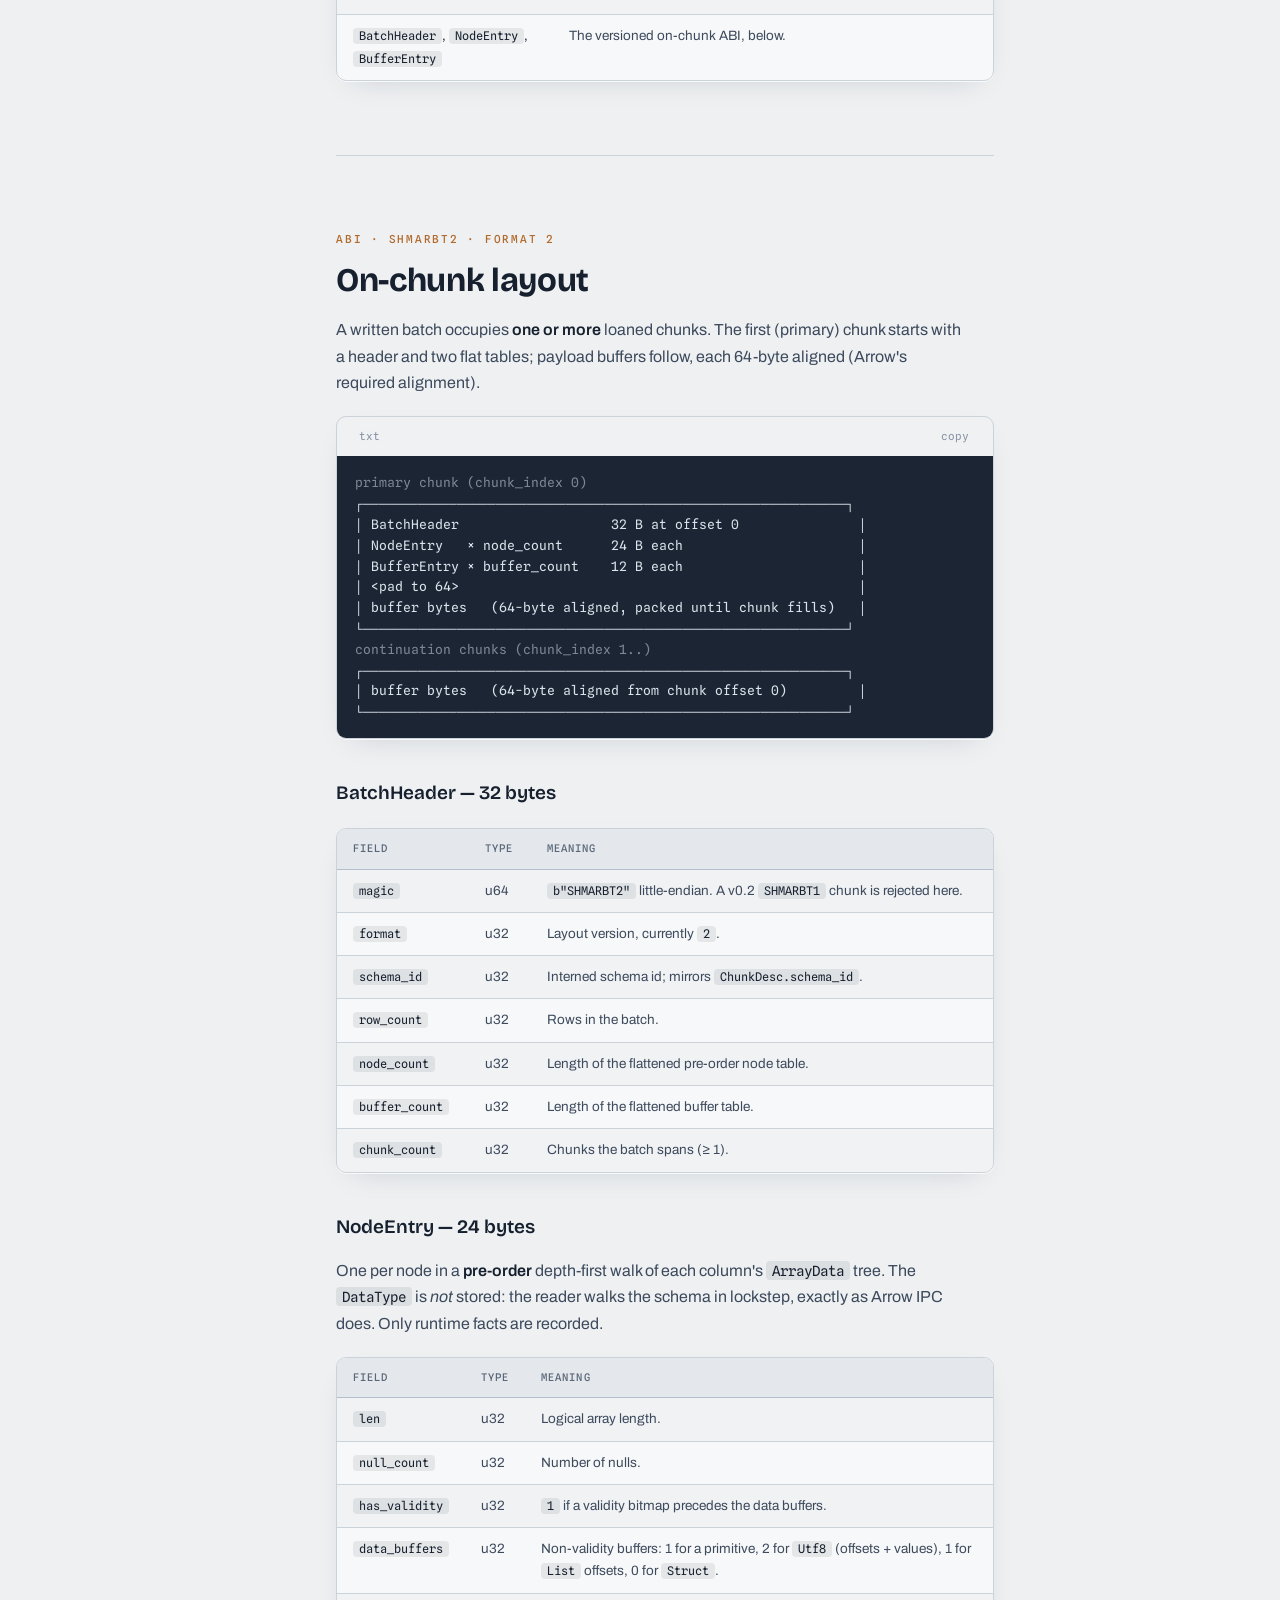
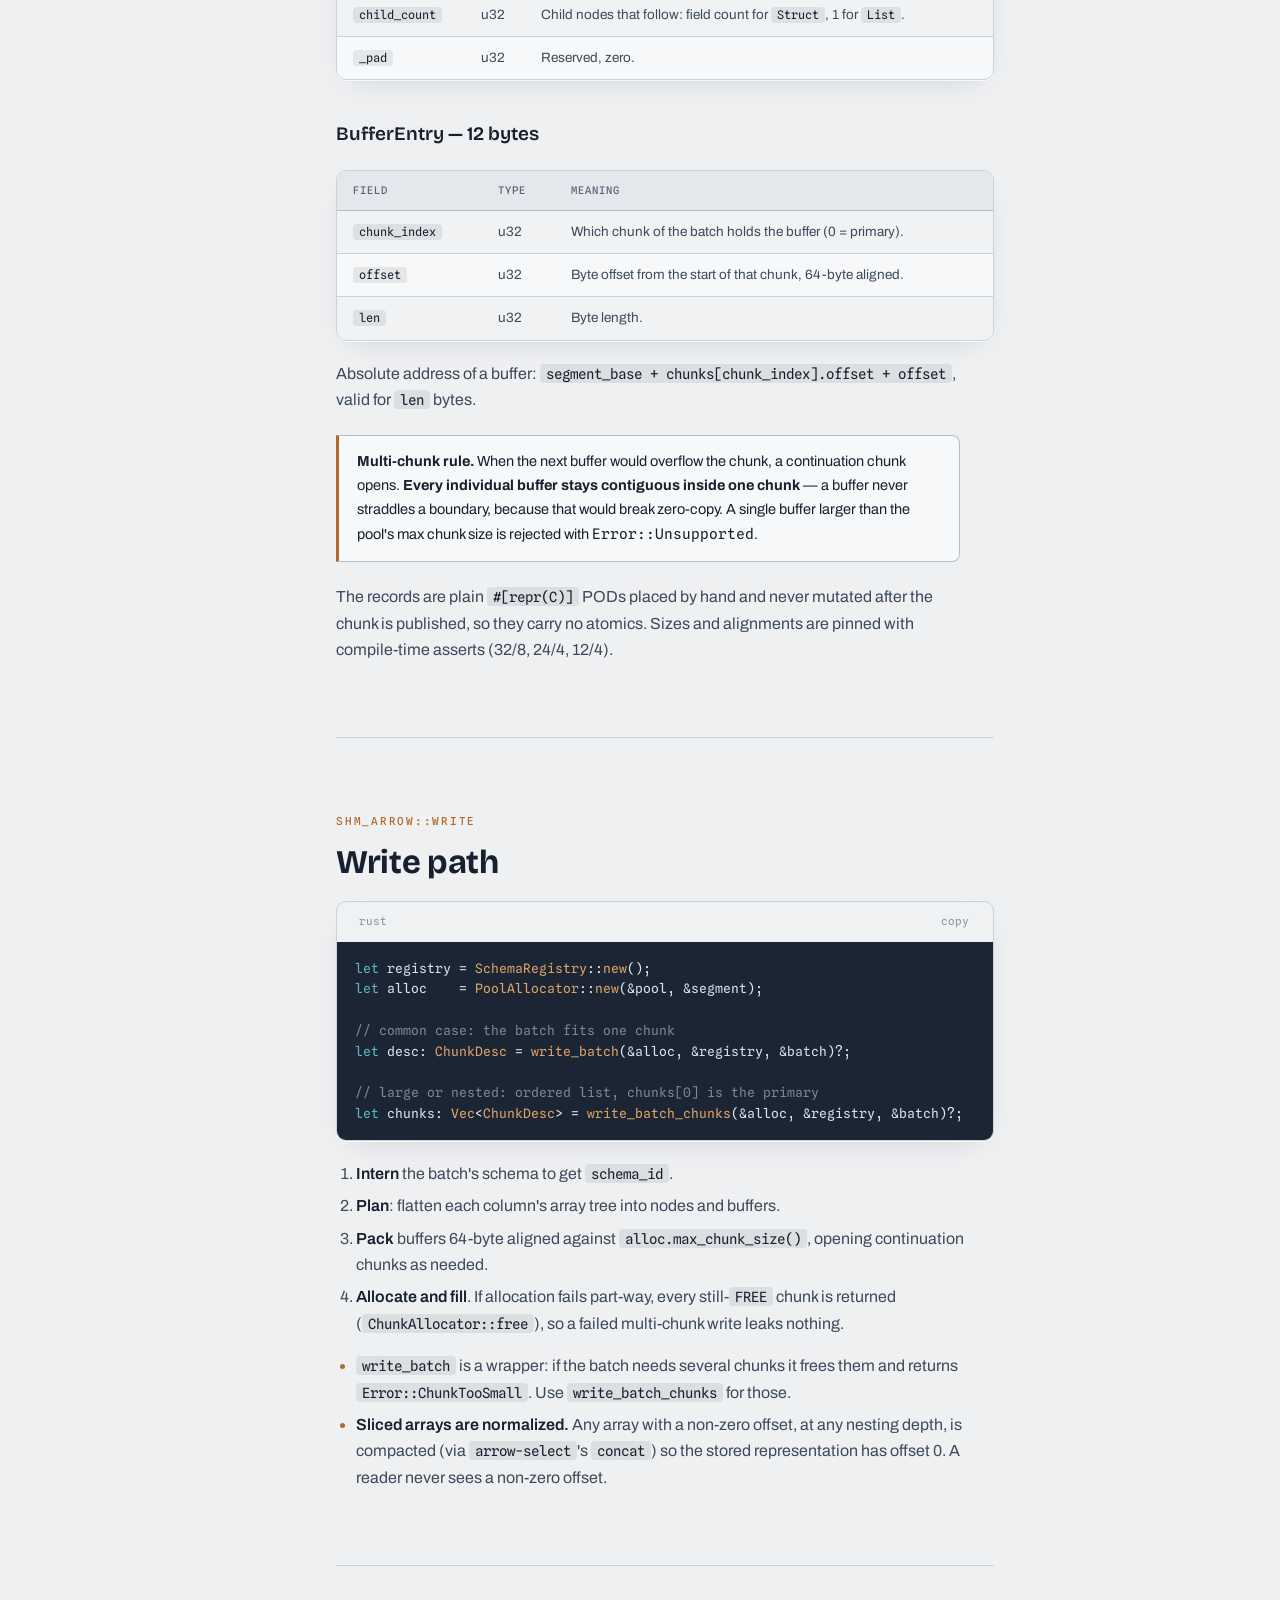
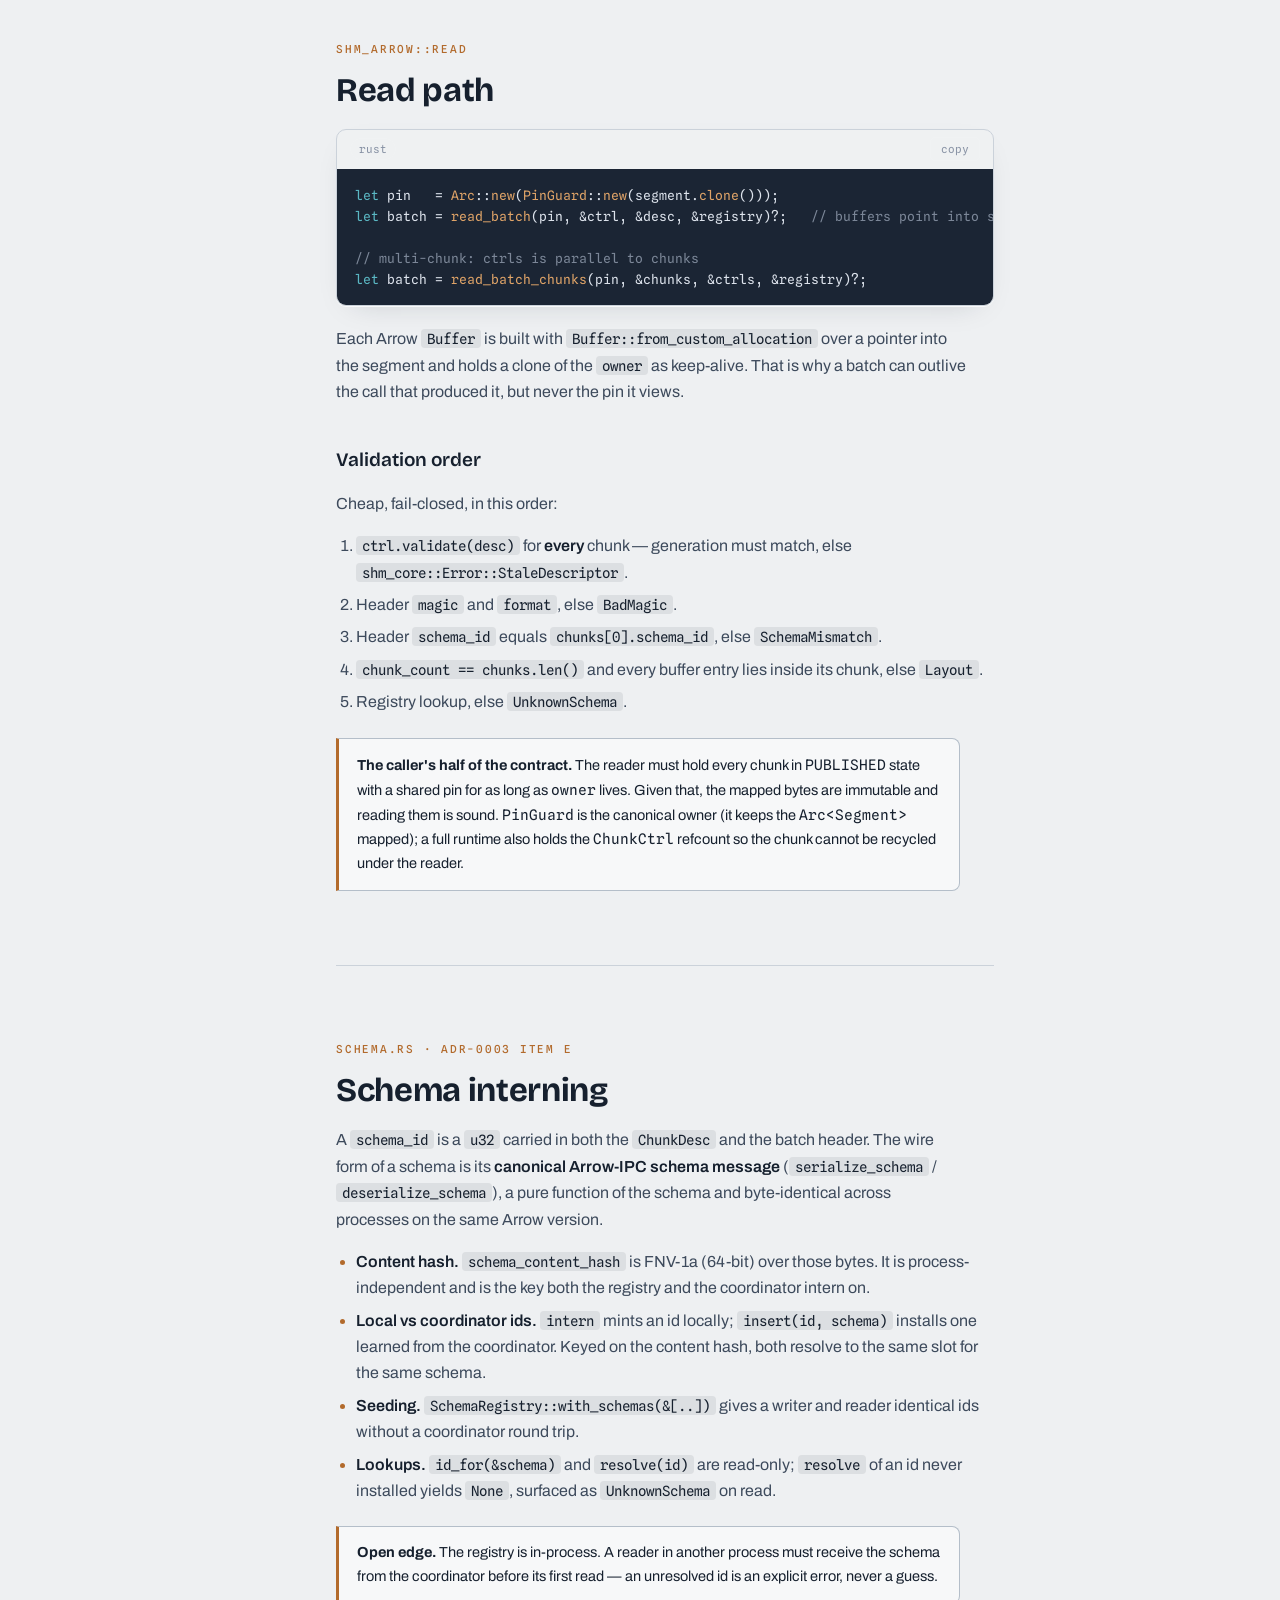
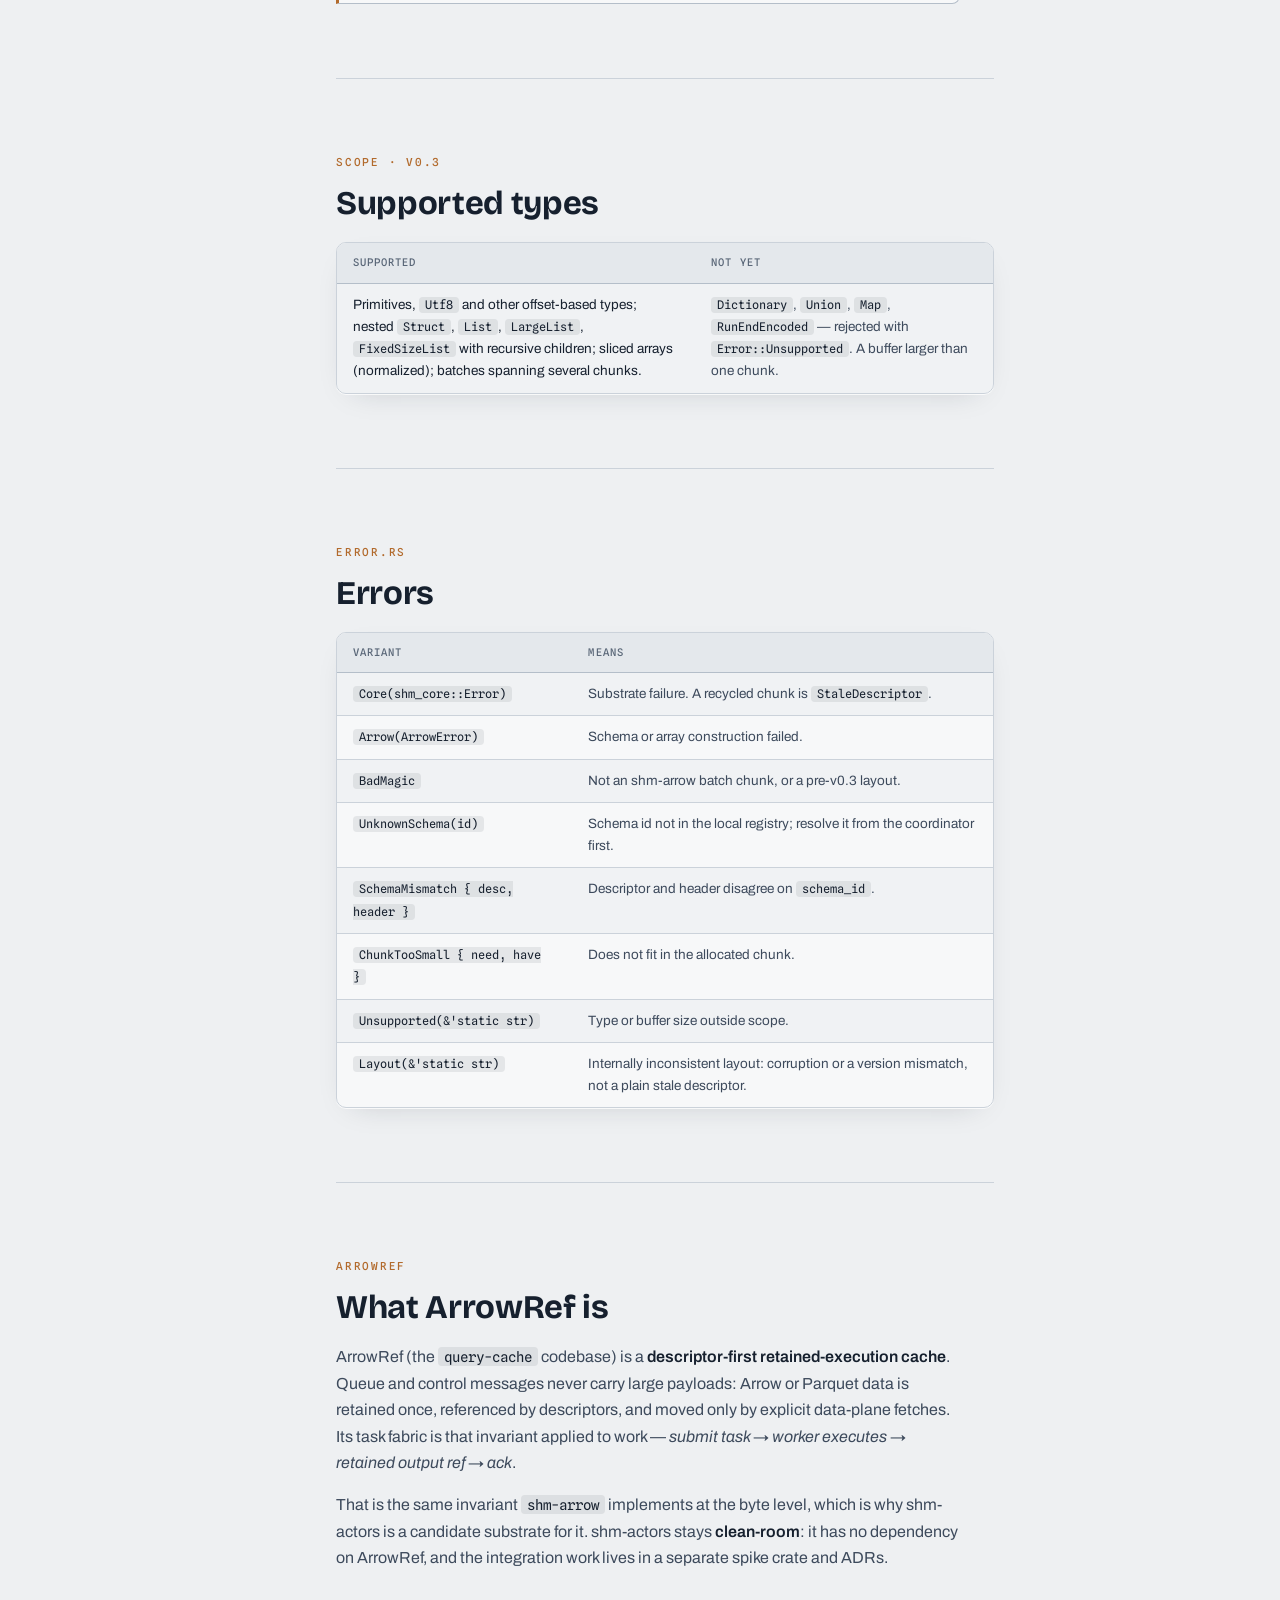
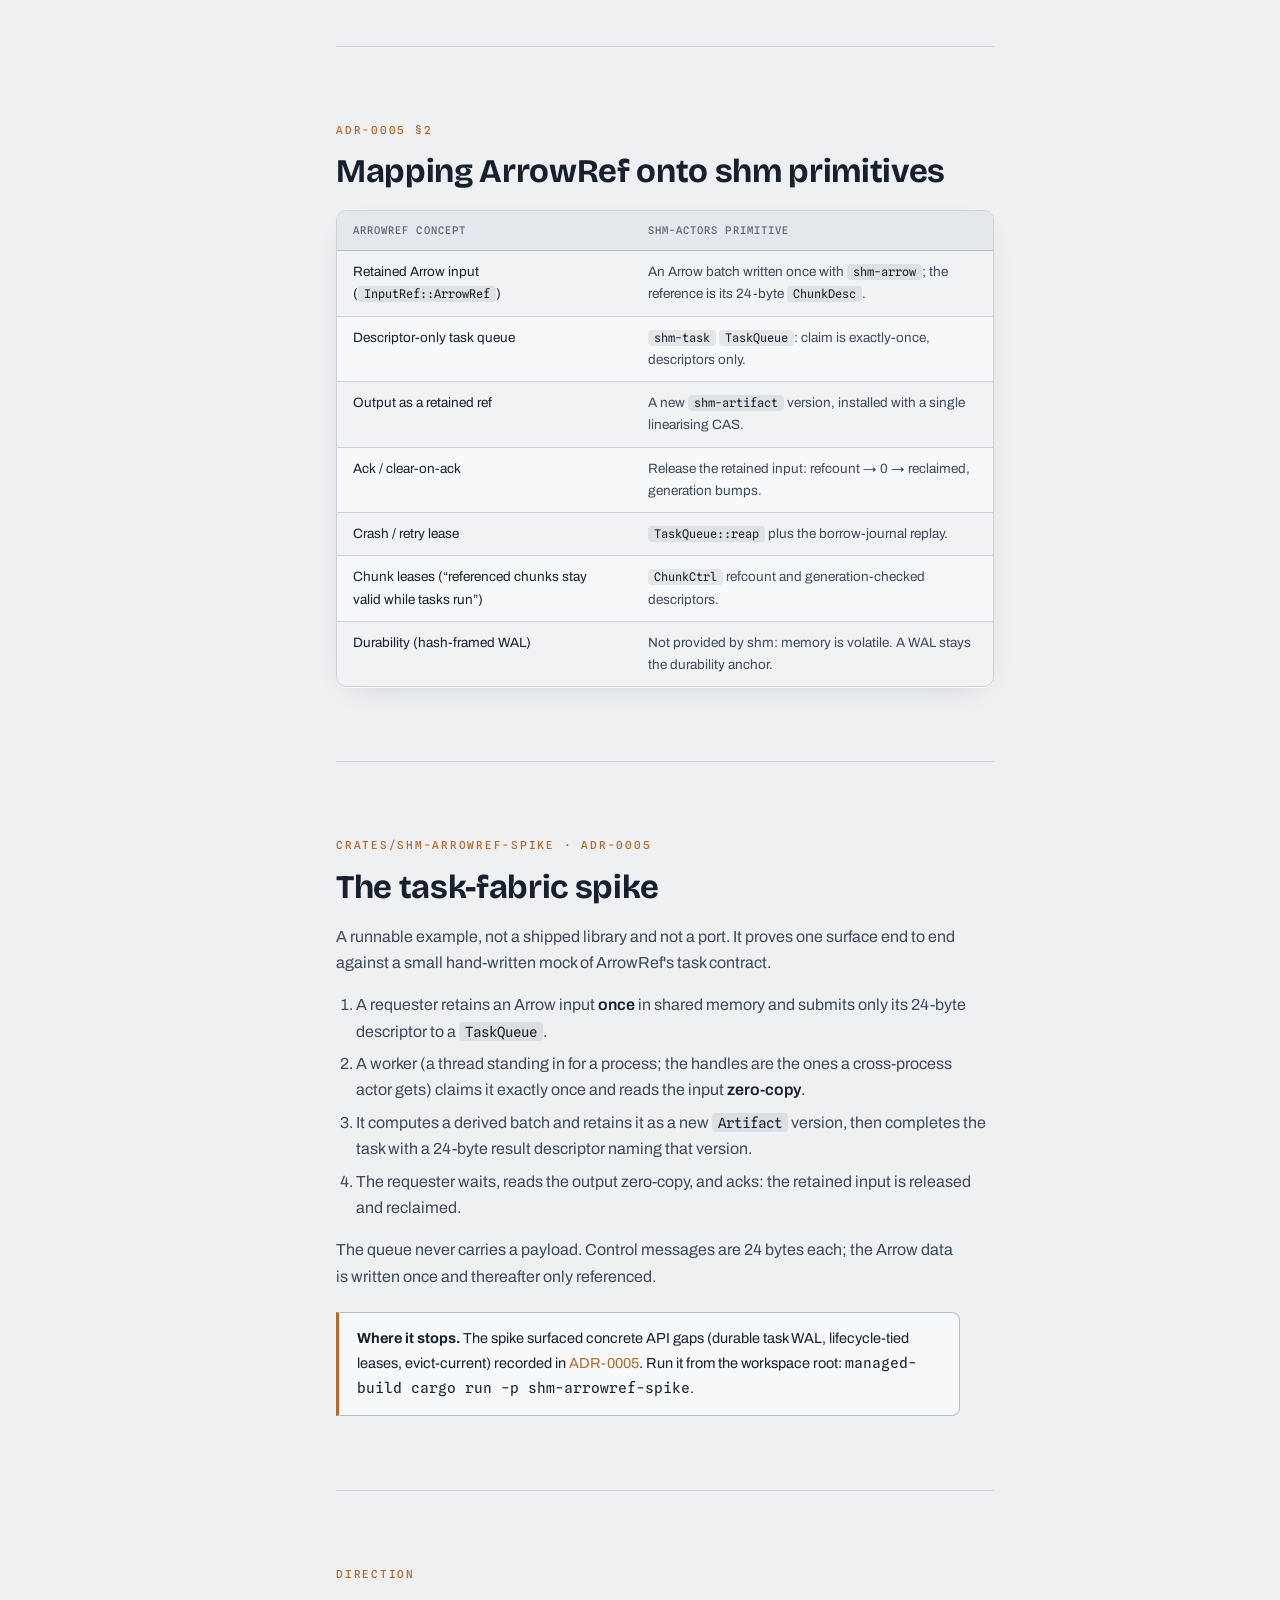
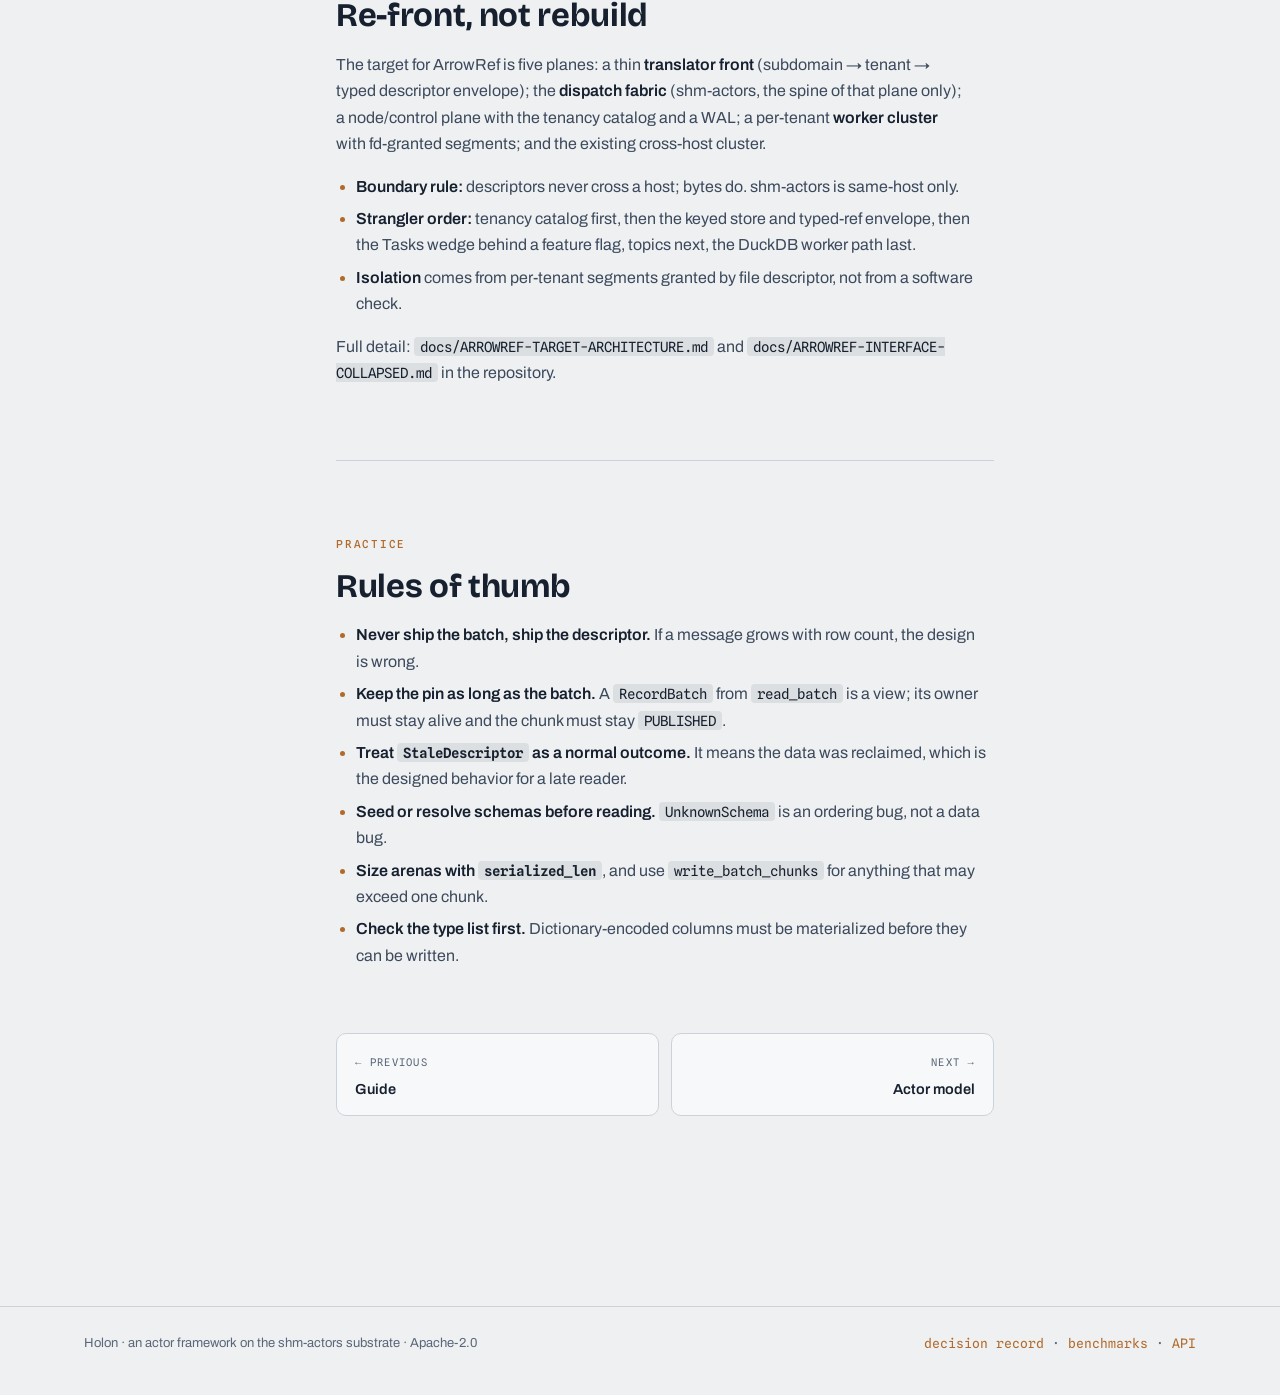
<file: site/arrow.html>
<!doctype html>
<html lang="en">
<head>
<meta charset="utf-8">
<meta name="viewport" content="width=device-width,initial-scale=1">
<title>Arrow in shared memory — Holon / shm-actors</title>
<meta name="description" content="shm-arrow and ArrowRef: how an Apache Arrow RecordBatch is written once into shared-memory chunks, moved as a 24-byte descriptor, and read back zero-copy. On-chunk ABI, schema interning, error model, and the ArrowRef task-fabric mapping.">
<link rel="icon" href="data:image/svg+xml,<svg xmlns='http://www.w3.org/2000/svg' viewBox='0 0 100 100'><text y='.9em' font-size='90'>🏹</text></svg>">
<link rel="preconnect" href="https://fonts.googleapis.com">
<link rel="stylesheet" href="https://fonts.googleapis.com/css2?family=Bricolage+Grotesque:opsz,wght@12..96,400;12..96,600;12..96,700&family=Archivo:wght@400;500;600&family=Spline+Sans+Mono:wght@400;500;600&display=swap">
<link rel="stylesheet" href="style.css">
</head>
<body>

<div class="topbar"><div class="in">
  <a class="brand" href="./" style="text-decoration:none">holon<em>//</em>shm-actors</a>
  <nav>
    <a href="./">Overview</a>
    <a href="guide.html">Guide</a>
    <a href="arrow.html" class="on">Arrow</a>
    <a href="actors.html">Actors</a>
    <a href="benchmarks.html">Benchmarks</a>
    <a href="adrs.html">ADRs</a>
    <a href="api/holon_actor/index.html">API</a>
    <a class="gh" href="https://github.com/jamiepearcey/shm-actors">GitHub</a>
    <button id="themeToggle" aria-label="Toggle theme">◒</button>
  </nav>
</div></div>

<div class="docshell">
<nav class="sidenav" aria-label="Documentation">
  <div class="g">Documentation</div>
  <a class="pg" href="./">Overview</a>
  <a class="pg" href="guide.html">Guide</a>
  <a class="pg here" href="arrow.html">Arrow &amp; ArrowRef</a>
  <a class="pg" href="actors.html">Actor model</a>
  <a class="pg" href="benchmarks.html">Benchmarks</a>
  <a class="pg" href="adrs.html">Decision record</a>
  <a class="pg" href="api/holon_actor/index.html">API reference</a>
  <div class="g">shm-arrow</div>
  <a href="#invariant">The invariant</a>
  <a href="#pieces">Pieces</a>
  <a href="#layout">On-chunk layout</a>
  <a href="#write">Write path</a>
  <a href="#read">Read path</a>
  <a href="#schemas">Schema interning</a>
  <a href="#types">Supported types</a>
  <a href="#errors">Errors</a>
  <div class="g">ArrowRef</div>
  <a href="#arrowref">What ArrowRef is</a>
  <a href="#mapping">Mapping onto shm</a>
  <a href="#spike">The task-fabric spike</a>
  <a href="#refront">Re-front plan</a>
  <a href="#rules">Rules of thumb</a>
</nav>
<main>
<div class="dochead">
  <div class="crumb"><a href="./">docs</a> / <b>arrow &amp; arrowref</b></div>
  <h1>Arrow in shared memory</h1>
  <p class="sub">How a columnar table becomes a 24-byte descriptor: <code>shm-arrow</code> writes an
  Arrow <code>RecordBatch</code> once into shared-memory chunks and rebuilds it zero-copy on the
  other side. ArrowRef is the product that wants exactly this contract — descriptors on the wire,
  payload on the data plane.</p>
</div>

<section id="invariant" class="first" style="padding-top:28px">
  <div class="eyebrow">the one idea</div>
  <h2>Write once, move a descriptor</h2>
  <p>Everything in the substrate follows one rule: <strong>payloads are written once; everything
  downstream moves the 24-byte <code>ChunkDesc</code></strong>. <code>shm-arrow</code> is that rule
  applied to Apache Arrow.</p>
  <div class="flow" aria-label="Arrow round trip">
    <div class="fnode">RecordBatch<small>writer process</small></div>
    <div class="farr">write_batch ▶<small>one copy in</small></div>
    <div class="fnode hot">chunk(s) in shm<small>immutable once published</small></div>
    <div class="farr">24 B ChunkDesc ▶<small>ring / task / cell</small></div>
    <div class="fnode">RecordBatch<small>reader process, zero copy</small></div>
  </div>
  <ul>
    <li><strong>One copy in, zero after.</strong> The writer serializes buffers into a loaned chunk. The reader builds Arrow buffers whose pointers land <em>inside the mapped segment</em>.</li>
    <li><strong>Reconstruct cost is flat in row count.</strong> 208–250 ns whether the table holds 1 000 or 1 000 000 rows (<a href="benchmarks.html">benchmarks</a>).</li>
    <li><strong>The write is memcpy-bound.</strong> ~80 GB/s on the dev machine is memory bandwidth, and the docs do not call it “ingestion”.</li>
  </ul>
</section>

<section id="pieces">
  <div class="eyebrow">crates/shm-arrow</div>
  <h2>Pieces</h2>
  <div class="tblwrap"><table>
    <tr><th>item</th><th>role</th></tr>
    <tr><td><code>SchemaRegistry</code></td><td>Interns <code>SchemaRef</code> ⇄ <code>schema_id: u32</code>. Id <code>0</code> (<code>RAW_SCHEMA_ID</code>) is reserved for untyped bytes.</td></tr>
    <tr><td><code>ChunkAllocator</code> / <code>PoolAllocator</code></td><td>The allocation seam. <code>PoolAllocator</code> implements it over a <code>shm_core::Pool</code> + <code>Segment</code>; tests and future arenas can supply their own.</td></tr>
    <tr><td><code>write_batch</code> / <code>write_batch_chunks</code></td><td>Serialize a batch into one chunk, or into as many as it needs.</td></tr>
    <tr><td><code>read_batch</code> / <code>read_batch_chunks</code></td><td>Validate, then rebuild a <code>RecordBatch</code> over the mapping.</td></tr>
    <tr><td><code>PinGuard</code> / <code>SegmentBase</code></td><td>The keep-alive owner moved into every reconstructed buffer; also resolves the segment base.</td></tr>
    <tr><td><code>serialized_len</code></td><td>Exact byte size a batch will occupy, without a dry-run write. <code>None</code> for unsupported types.</td></tr>
    <tr><td><code>reserve_batch_like</code></td><td>Reserve chunks laid out like a template batch (with per-buffer length overrides) so a producer can fill buffers in place. Readers cannot tell it from a copying write.</td></tr>
    <tr><td><code>BatchHeader</code>, <code>NodeEntry</code>, <code>BufferEntry</code></td><td>The versioned on-chunk ABI, below.</td></tr>
  </table></div>
</section>

<section id="layout">
  <div class="eyebrow">ABI · SHMARBT2 · format 2</div>
  <h2>On-chunk layout</h2>
  <p>A written batch occupies <strong>one or more</strong> loaned chunks. The first (primary) chunk
  starts with a header and two flat tables; payload buffers follow, each 64-byte aligned (Arrow's
  required alignment).</p>
<pre><code><span class="c">primary chunk (chunk_index 0)</span>
┌──────────────────────────────────────────────────────────────┐
│ BatchHeader                   32 B at offset 0               │
│ NodeEntry   × node_count      24 B each                      │
│ BufferEntry × buffer_count    12 B each                      │
│ &lt;pad to 64&gt;                                                  │
│ buffer bytes   (64-byte aligned, packed until chunk fills)   │
└──────────────────────────────────────────────────────────────┘
<span class="c">continuation chunks (chunk_index 1..)</span>
┌──────────────────────────────────────────────────────────────┐
│ buffer bytes   (64-byte aligned from chunk offset 0)         │
└──────────────────────────────────────────────────────────────┘</code></pre>

  <h3>BatchHeader — 32 bytes</h3>
  <div class="tblwrap"><table>
    <tr><th>field</th><th>type</th><th>meaning</th></tr>
    <tr><td><code>magic</code></td><td>u64</td><td><code>b"SHMARBT2"</code> little-endian. A v0.2 <code>SHMARBT1</code> chunk is rejected here.</td></tr>
    <tr><td><code>format</code></td><td>u32</td><td>Layout version, currently <code>2</code>.</td></tr>
    <tr><td><code>schema_id</code></td><td>u32</td><td>Interned schema id; mirrors <code>ChunkDesc.schema_id</code>.</td></tr>
    <tr><td><code>row_count</code></td><td>u32</td><td>Rows in the batch.</td></tr>
    <tr><td><code>node_count</code></td><td>u32</td><td>Length of the flattened pre-order node table.</td></tr>
    <tr><td><code>buffer_count</code></td><td>u32</td><td>Length of the flattened buffer table.</td></tr>
    <tr><td><code>chunk_count</code></td><td>u32</td><td>Chunks the batch spans (≥ 1).</td></tr>
  </table></div>

  <h3>NodeEntry — 24 bytes</h3>
  <p>One per node in a <strong>pre-order</strong> depth-first walk of each column's
  <code>ArrayData</code> tree. The <code>DataType</code> is <em>not</em> stored: the reader walks
  the schema in lockstep, exactly as Arrow IPC does. Only runtime facts are recorded.</p>
  <div class="tblwrap"><table>
    <tr><th>field</th><th>type</th><th>meaning</th></tr>
    <tr><td><code>len</code></td><td>u32</td><td>Logical array length.</td></tr>
    <tr><td><code>null_count</code></td><td>u32</td><td>Number of nulls.</td></tr>
    <tr><td><code>has_validity</code></td><td>u32</td><td><code>1</code> if a validity bitmap precedes the data buffers.</td></tr>
    <tr><td><code>data_buffers</code></td><td>u32</td><td>Non-validity buffers: 1 for a primitive, 2 for <code>Utf8</code> (offsets + values), 1 for <code>List</code> offsets, 0 for <code>Struct</code>.</td></tr>
    <tr><td><code>child_count</code></td><td>u32</td><td>Child nodes that follow: field count for <code>Struct</code>, 1 for <code>List</code>.</td></tr>
    <tr><td><code>_pad</code></td><td>u32</td><td>Reserved, zero.</td></tr>
  </table></div>

  <h3>BufferEntry — 12 bytes</h3>
  <div class="tblwrap"><table>
    <tr><th>field</th><th>type</th><th>meaning</th></tr>
    <tr><td><code>chunk_index</code></td><td>u32</td><td>Which chunk of the batch holds the buffer (0 = primary).</td></tr>
    <tr><td><code>offset</code></td><td>u32</td><td>Byte offset from the start of that chunk, 64-byte aligned.</td></tr>
    <tr><td><code>len</code></td><td>u32</td><td>Byte length.</td></tr>
  </table></div>
  <p>Absolute address of a buffer: <code>segment_base + chunks[chunk_index].offset + offset</code>,
  valid for <code>len</code> bytes.</p>

  <div class="callout"><b>Multi-chunk rule.</b> When the next buffer would overflow the chunk, a
  continuation chunk opens. <strong>Every individual buffer stays contiguous inside one chunk</strong> —
  a buffer never straddles a boundary, because that would break zero-copy. A single buffer larger
  than the pool's max chunk size is rejected with <code>Error::Unsupported</code>.</div>

  <p>The records are plain <code>#[repr(C)]</code> PODs placed by hand and never mutated after the
  chunk is published, so they carry no atomics. Sizes and alignments are pinned with compile-time
  asserts (32/8, 24/4, 12/4).</p>
</section>

<section id="write">
  <div class="eyebrow">shm_arrow::write</div>
  <h2>Write path</h2>
<pre><code><span class="k">let</span> registry = <span class="a">SchemaRegistry</span>::<span class="a">new</span>();
<span class="k">let</span> alloc    = <span class="a">PoolAllocator</span>::<span class="a">new</span>(&amp;pool, &amp;segment);

<span class="c">// common case: the batch fits one chunk</span>
<span class="k">let</span> desc: <span class="a">ChunkDesc</span> = <span class="a">write_batch</span>(&amp;alloc, &amp;registry, &amp;batch)?;

<span class="c">// large or nested: ordered list, chunks[0] is the primary</span>
<span class="k">let</span> chunks: <span class="a">Vec</span>&lt;<span class="a">ChunkDesc</span>&gt; = <span class="a">write_batch_chunks</span>(&amp;alloc, &amp;registry, &amp;batch)?;</code></pre>
  <ol>
    <li><strong>Intern</strong> the batch's schema to get <code>schema_id</code>.</li>
    <li><strong>Plan</strong>: flatten each column's array tree into nodes and buffers.</li>
    <li><strong>Pack</strong> buffers 64-byte aligned against <code>alloc.max_chunk_size()</code>, opening continuation chunks as needed.</li>
    <li><strong>Allocate and fill</strong>. If allocation fails part-way, every still-<code>FREE</code> chunk is returned (<code>ChunkAllocator::free</code>), so a failed multi-chunk write leaks nothing.</li>
  </ol>
  <ul>
    <li><code>write_batch</code> is a wrapper: if the batch needs several chunks it frees them and returns <code>Error::ChunkTooSmall</code>. Use <code>write_batch_chunks</code> for those.</li>
    <li><strong>Sliced arrays are normalized.</strong> Any array with a non-zero offset, at any nesting depth, is compacted (via <code>arrow-select</code>'s <code>concat</code>) so the stored representation has offset 0. A reader never sees a non-zero offset.</li>
  </ul>
</section>

<section id="read">
  <div class="eyebrow">shm_arrow::read</div>
  <h2>Read path</h2>
<pre><code><span class="k">let</span> pin   = <span class="a">Arc</span>::<span class="a">new</span>(<span class="a">PinGuard</span>::<span class="a">new</span>(segment.<span class="a">clone</span>()));
<span class="k">let</span> batch = <span class="a">read_batch</span>(pin, &amp;ctrl, &amp;desc, &amp;registry)?;   <span class="c">// buffers point into shm</span>

<span class="c">// multi-chunk: ctrls is parallel to chunks</span>
<span class="k">let</span> batch = <span class="a">read_batch_chunks</span>(pin, &amp;chunks, &amp;ctrls, &amp;registry)?;</code></pre>
  <p>Each Arrow <code>Buffer</code> is built with <code>Buffer::from_custom_allocation</code> over a
  pointer into the segment and holds a clone of the <code>owner</code> as keep-alive. That is why a
  batch can outlive the call that produced it, but never the pin it views.</p>

  <h3>Validation order</h3>
  <p>Cheap, fail-closed, in this order:</p>
  <ol>
    <li><code>ctrl.validate(desc)</code> for <strong>every</strong> chunk — generation must match, else <code>shm_core::Error::StaleDescriptor</code>.</li>
    <li>Header <code>magic</code> and <code>format</code>, else <code>BadMagic</code>.</li>
    <li>Header <code>schema_id</code> equals <code>chunks[0].schema_id</code>, else <code>SchemaMismatch</code>.</li>
    <li><code>chunk_count == chunks.len()</code> and every buffer entry lies inside its chunk, else <code>Layout</code>.</li>
    <li>Registry lookup, else <code>UnknownSchema</code>.</li>
  </ol>

  <div class="callout"><b>The caller's half of the contract.</b> The reader must hold every chunk in
  <code>PUBLISHED</code> state with a shared pin for as long as <code>owner</code> lives. Given that,
  the mapped bytes are immutable and reading them is sound. <code>PinGuard</code> is the canonical
  owner (it keeps the <code>Arc&lt;Segment&gt;</code> mapped); a full runtime also holds the
  <code>ChunkCtrl</code> refcount so the chunk cannot be recycled under the reader.</div>
</section>

<section id="schemas">
  <div class="eyebrow">schema.rs · ADR-0003 item E</div>
  <h2>Schema interning</h2>
  <p>A <code>schema_id</code> is a <code>u32</code> carried in both the <code>ChunkDesc</code> and the
  batch header. The wire form of a schema is its <strong>canonical Arrow-IPC schema message</strong>
  (<code>serialize_schema</code> / <code>deserialize_schema</code>), a pure function of the schema and
  byte-identical across processes on the same Arrow version.</p>
  <ul>
    <li><strong>Content hash.</strong> <code>schema_content_hash</code> is FNV-1a (64-bit) over those bytes. It is process-independent and is the key both the registry and the coordinator intern on.</li>
    <li><strong>Local vs coordinator ids.</strong> <code>intern</code> mints an id locally; <code>insert(id, schema)</code> installs one learned from the coordinator. Keyed on the content hash, both resolve to the same slot for the same schema.</li>
    <li><strong>Seeding.</strong> <code>SchemaRegistry::with_schemas(&amp;[..])</code> gives a writer and reader identical ids without a coordinator round trip.</li>
    <li><strong>Lookups.</strong> <code>id_for(&amp;schema)</code> and <code>resolve(id)</code> are read-only; <code>resolve</code> of an id never installed yields <code>None</code>, surfaced as <code>UnknownSchema</code> on read.</li>
  </ul>
  <div class="callout"><b>Open edge.</b> The registry is in-process. A reader in another process must
  receive the schema from the coordinator before its first read — an unresolved id is an explicit
  error, never a guess.</div>
</section>

<section id="types">
  <div class="eyebrow">scope · v0.3</div>
  <h2>Supported types</h2>
  <div class="tblwrap"><table>
    <tr><th>supported</th><th>not yet</th></tr>
    <tr>
      <td>Primitives, <code>Utf8</code> and other offset-based types; nested <code>Struct</code>, <code>List</code>, <code>LargeList</code>, <code>FixedSizeList</code> with recursive children; sliced arrays (normalized); batches spanning several chunks.</td>
      <td><code>Dictionary</code>, <code>Union</code>, <code>Map</code>, <code>RunEndEncoded</code> — rejected with <code>Error::Unsupported</code>. A buffer larger than one chunk.</td>
    </tr>
  </table></div>
</section>

<section id="errors">
  <div class="eyebrow">error.rs</div>
  <h2>Errors</h2>
  <div class="tblwrap"><table>
    <tr><th>variant</th><th>means</th></tr>
    <tr><td><code>Core(shm_core::Error)</code></td><td>Substrate failure. A recycled chunk is <code>StaleDescriptor</code>.</td></tr>
    <tr><td><code>Arrow(ArrowError)</code></td><td>Schema or array construction failed.</td></tr>
    <tr><td><code>BadMagic</code></td><td>Not an shm-arrow batch chunk, or a pre-v0.3 layout.</td></tr>
    <tr><td><code>UnknownSchema(id)</code></td><td>Schema id not in the local registry; resolve it from the coordinator first.</td></tr>
    <tr><td><code>SchemaMismatch { desc, header }</code></td><td>Descriptor and header disagree on <code>schema_id</code>.</td></tr>
    <tr><td><code>ChunkTooSmall { need, have }</code></td><td>Does not fit in the allocated chunk.</td></tr>
    <tr><td><code>Unsupported(&amp;'static str)</code></td><td>Type or buffer size outside scope.</td></tr>
    <tr><td><code>Layout(&amp;'static str)</code></td><td>Internally inconsistent layout: corruption or a version mismatch, not a plain stale descriptor.</td></tr>
  </table></div>
</section>

<section id="arrowref">
  <div class="eyebrow">ArrowRef</div>
  <h2>What ArrowRef is</h2>
  <p>ArrowRef (the <code>query-cache</code> codebase) is a <strong>descriptor-first retained-execution
  cache</strong>. Queue and control messages never carry large payloads: Arrow or Parquet data is
  retained once, referenced by descriptors, and moved only by explicit data-plane fetches. Its task
  fabric is that invariant applied to work — <em>submit task → worker executes → retained output
  ref → ack</em>.</p>
  <p>That is the same invariant <code>shm-arrow</code> implements at the byte level, which is why
  shm-actors is a candidate substrate for it. shm-actors stays <strong>clean-room</strong>: it has no
  dependency on ArrowRef, and the integration work lives in a separate spike crate and ADRs.</p>
</section>

<section id="mapping">
  <div class="eyebrow">ADR-0005 §2</div>
  <h2>Mapping ArrowRef onto shm primitives</h2>
  <div class="tblwrap"><table>
    <tr><th>ArrowRef concept</th><th>shm-actors primitive</th></tr>
    <tr><td>Retained Arrow input (<code>InputRef::ArrowRef</code>)</td><td>An Arrow batch written once with <code>shm-arrow</code>; the reference is its 24-byte <code>ChunkDesc</code>.</td></tr>
    <tr><td>Descriptor-only task queue</td><td><code>shm-task</code> <code>TaskQueue</code>: claim is exactly-once, descriptors only.</td></tr>
    <tr><td>Output as a retained ref</td><td>A new <code>shm-artifact</code> version, installed with a single linearising CAS.</td></tr>
    <tr><td>Ack / clear-on-ack</td><td>Release the retained input: refcount → 0 → reclaimed, generation bumps.</td></tr>
    <tr><td>Crash / retry lease</td><td><code>TaskQueue::reap</code> plus the borrow-journal replay.</td></tr>
    <tr><td>Chunk leases (“referenced chunks stay valid while tasks run”)</td><td><code>ChunkCtrl</code> refcount and generation-checked descriptors.</td></tr>
    <tr><td>Durability (hash-framed WAL)</td><td>Not provided by shm: memory is volatile. A WAL stays the durability anchor.</td></tr>
  </table></div>
</section>

<section id="spike">
  <div class="eyebrow">crates/shm-arrowref-spike · ADR-0005</div>
  <h2>The task-fabric spike</h2>
  <p>A runnable example, not a shipped library and not a port. It proves one surface end to end
  against a small hand-written mock of ArrowRef's task contract.</p>
  <ol>
    <li>A requester retains an Arrow input <strong>once</strong> in shared memory and submits only its 24-byte descriptor to a <code>TaskQueue</code>.</li>
    <li>A worker (a thread standing in for a process; the handles are the ones a cross-process actor gets) claims it exactly once and reads the input <strong>zero-copy</strong>.</li>
    <li>It computes a derived batch and retains it as a new <code>Artifact</code> version, then completes the task with a 24-byte result descriptor naming that version.</li>
    <li>The requester waits, reads the output zero-copy, and acks: the retained input is released and reclaimed.</li>
  </ol>
  <p>The queue never carries a payload. Control messages are 24 bytes each; the Arrow data is
  written once and thereafter only referenced.</p>
  <div class="callout"><b>Where it stops.</b> The spike surfaced concrete API gaps (durable task WAL,
  lifecycle-tied leases, evict-current) recorded in
  <a href="adrs.html">ADR-0005</a>. Run it from the workspace root:
  <code>managed-build cargo run -p shm-arrowref-spike</code>.</div>
</section>

<section id="refront">
  <div class="eyebrow">direction</div>
  <h2>Re-front, not rebuild</h2>
  <p>The target for ArrowRef is five planes: a thin <strong>translator front</strong> (subdomain →
  tenant → typed descriptor envelope); the <strong>dispatch fabric</strong> (shm-actors, the spine of
  that plane only); a node/control plane with the tenancy catalog and a WAL; a per-tenant
  <strong>worker cluster</strong> with fd-granted segments; and the existing cross-host cluster.</p>
  <ul>
    <li><strong>Boundary rule:</strong> descriptors never cross a host; bytes do. shm-actors is same-host only.</li>
    <li><strong>Strangler order:</strong> tenancy catalog first, then the keyed store and typed-ref envelope, then the Tasks wedge behind a feature flag, topics next, the DuckDB worker path last.</li>
    <li><strong>Isolation</strong> comes from per-tenant segments granted by file descriptor, not from a software check.</li>
  </ul>
  <p>Full detail: <code>docs/ARROWREF-TARGET-ARCHITECTURE.md</code> and
  <code>docs/ARROWREF-INTERFACE-COLLAPSED.md</code> in the repository.</p>
</section>

<section id="rules">
  <div class="eyebrow">practice</div>
  <h2>Rules of thumb</h2>
  <ul>
    <li><strong>Never ship the batch, ship the descriptor.</strong> If a message grows with row count, the design is wrong.</li>
    <li><strong>Keep the pin as long as the batch.</strong> A <code>RecordBatch</code> from <code>read_batch</code> is a view; its owner must stay alive and the chunk must stay <code>PUBLISHED</code>.</li>
    <li><strong>Treat <code>StaleDescriptor</code> as a normal outcome.</strong> It means the data was reclaimed, which is the designed behavior for a late reader.</li>
    <li><strong>Seed or resolve schemas before reading.</strong> <code>UnknownSchema</code> is an ordering bug, not a data bug.</li>
    <li><strong>Size arenas with <code>serialized_len</code></strong>, and use <code>write_batch_chunks</code> for anything that may exceed one chunk.</li>
    <li><strong>Check the type list first.</strong> Dictionary-encoded columns must be materialized before they can be written.</li>
  </ul>
</section>

<nav class="pgnav" aria-label="Pagination">
  <a href="guide.html"><span class="lab">← Previous</span><span class="ttl" style="display:block">Guide</span></a>
  <a class="next" href="actors.html"><span class="lab">Next →</span><span class="ttl" style="display:block">Actor model</span></a>
</nav>
</main>
<aside class="otp" aria-label="On this page">
  <div class="t">On this page</div>
  <a href="#invariant">The invariant</a>
  <a href="#pieces">Pieces</a>
  <a href="#layout">On-chunk layout</a>
  <a href="#write">Write path</a>
  <a href="#read">Read path</a>
  <a href="#schemas">Schema interning</a>
  <a href="#types">Supported types</a>
  <a href="#errors">Errors</a>
  <a href="#arrowref">ArrowRef</a>
  <a href="#mapping">Mapping</a>
  <a href="#spike">Spike</a>
  <a href="#refront">Re-front</a>
  <a href="#rules">Rules of thumb</a>
</aside>
</div>

<footer class="site"><div class="in">
  <div>Holon · an actor framework on the shm-actors substrate · Apache-2.0</div>
  <div class="mono"><a href="adrs.html">decision record</a> · <a href="benchmarks.html">benchmarks</a> · <a href="api/holon_actor/index.html">API</a></div>
</div></footer>
<script src="site.js"></script>
</body>
</html>
</file>
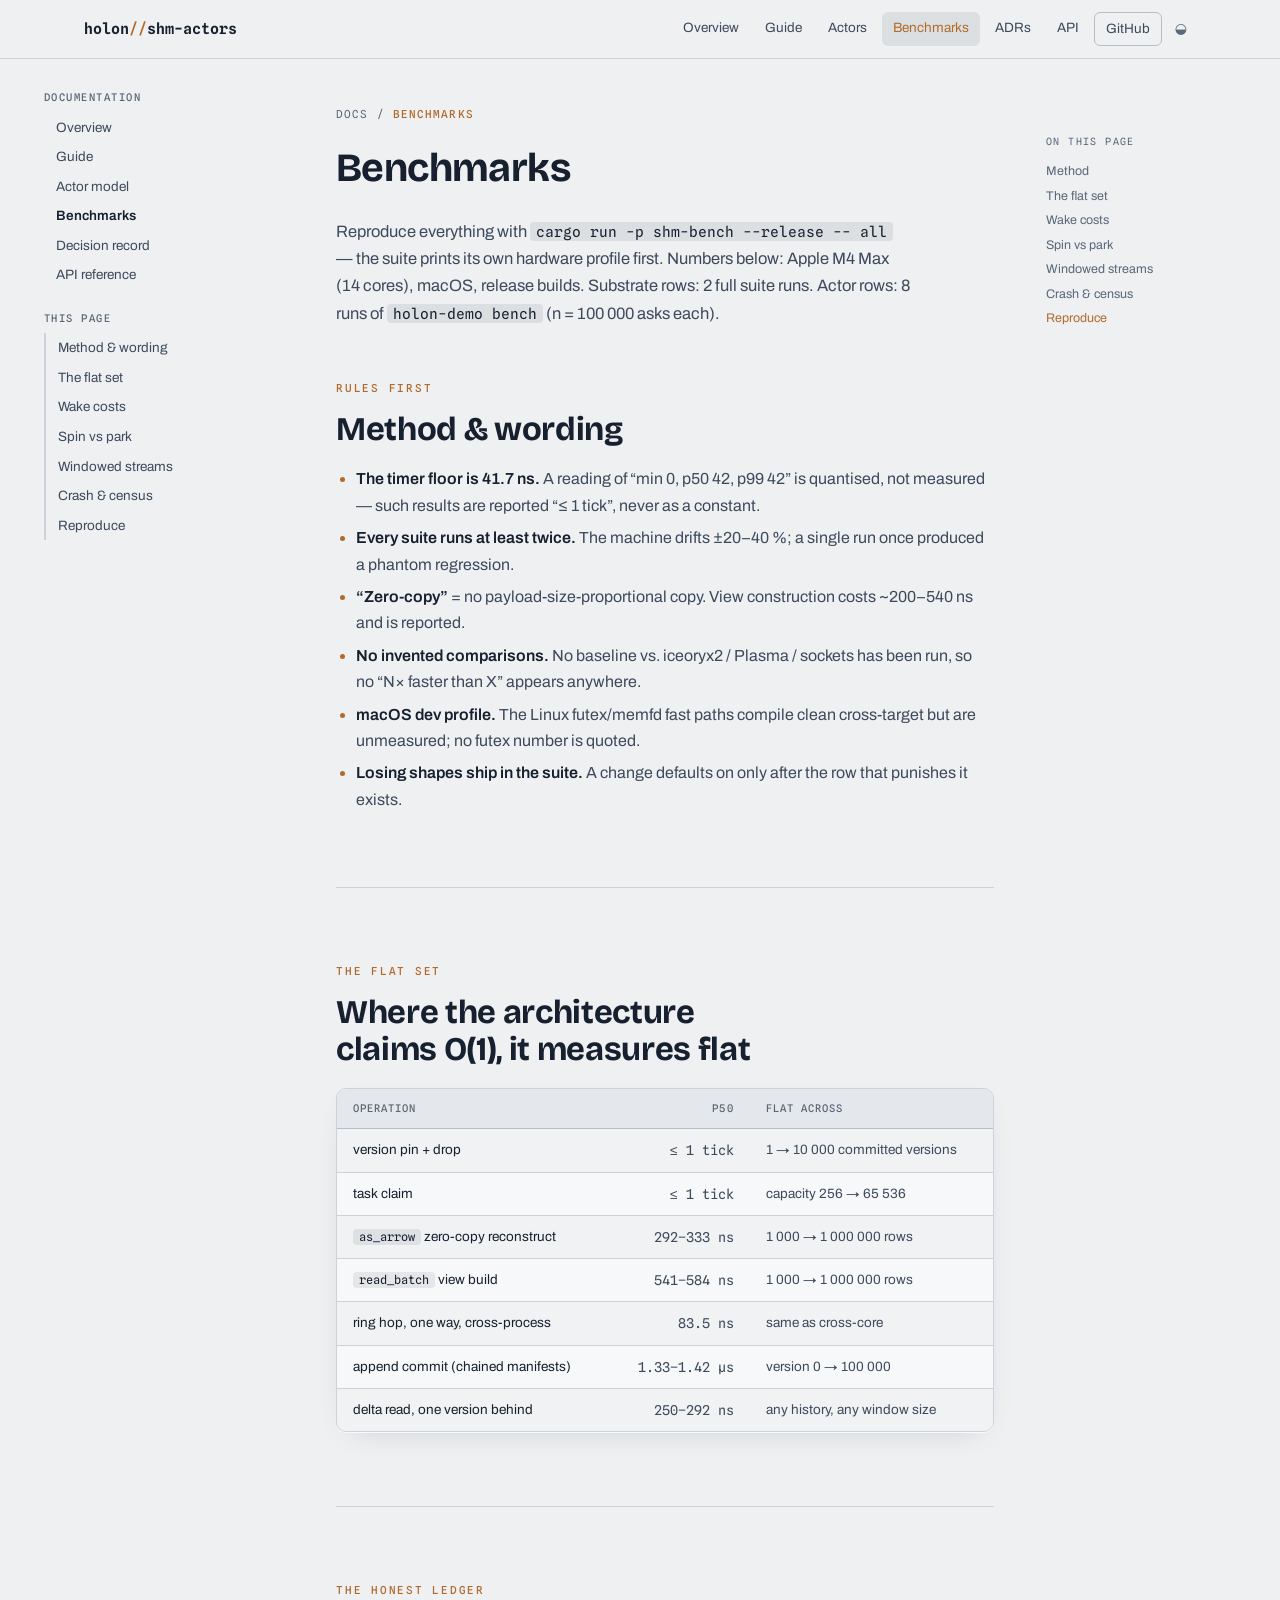
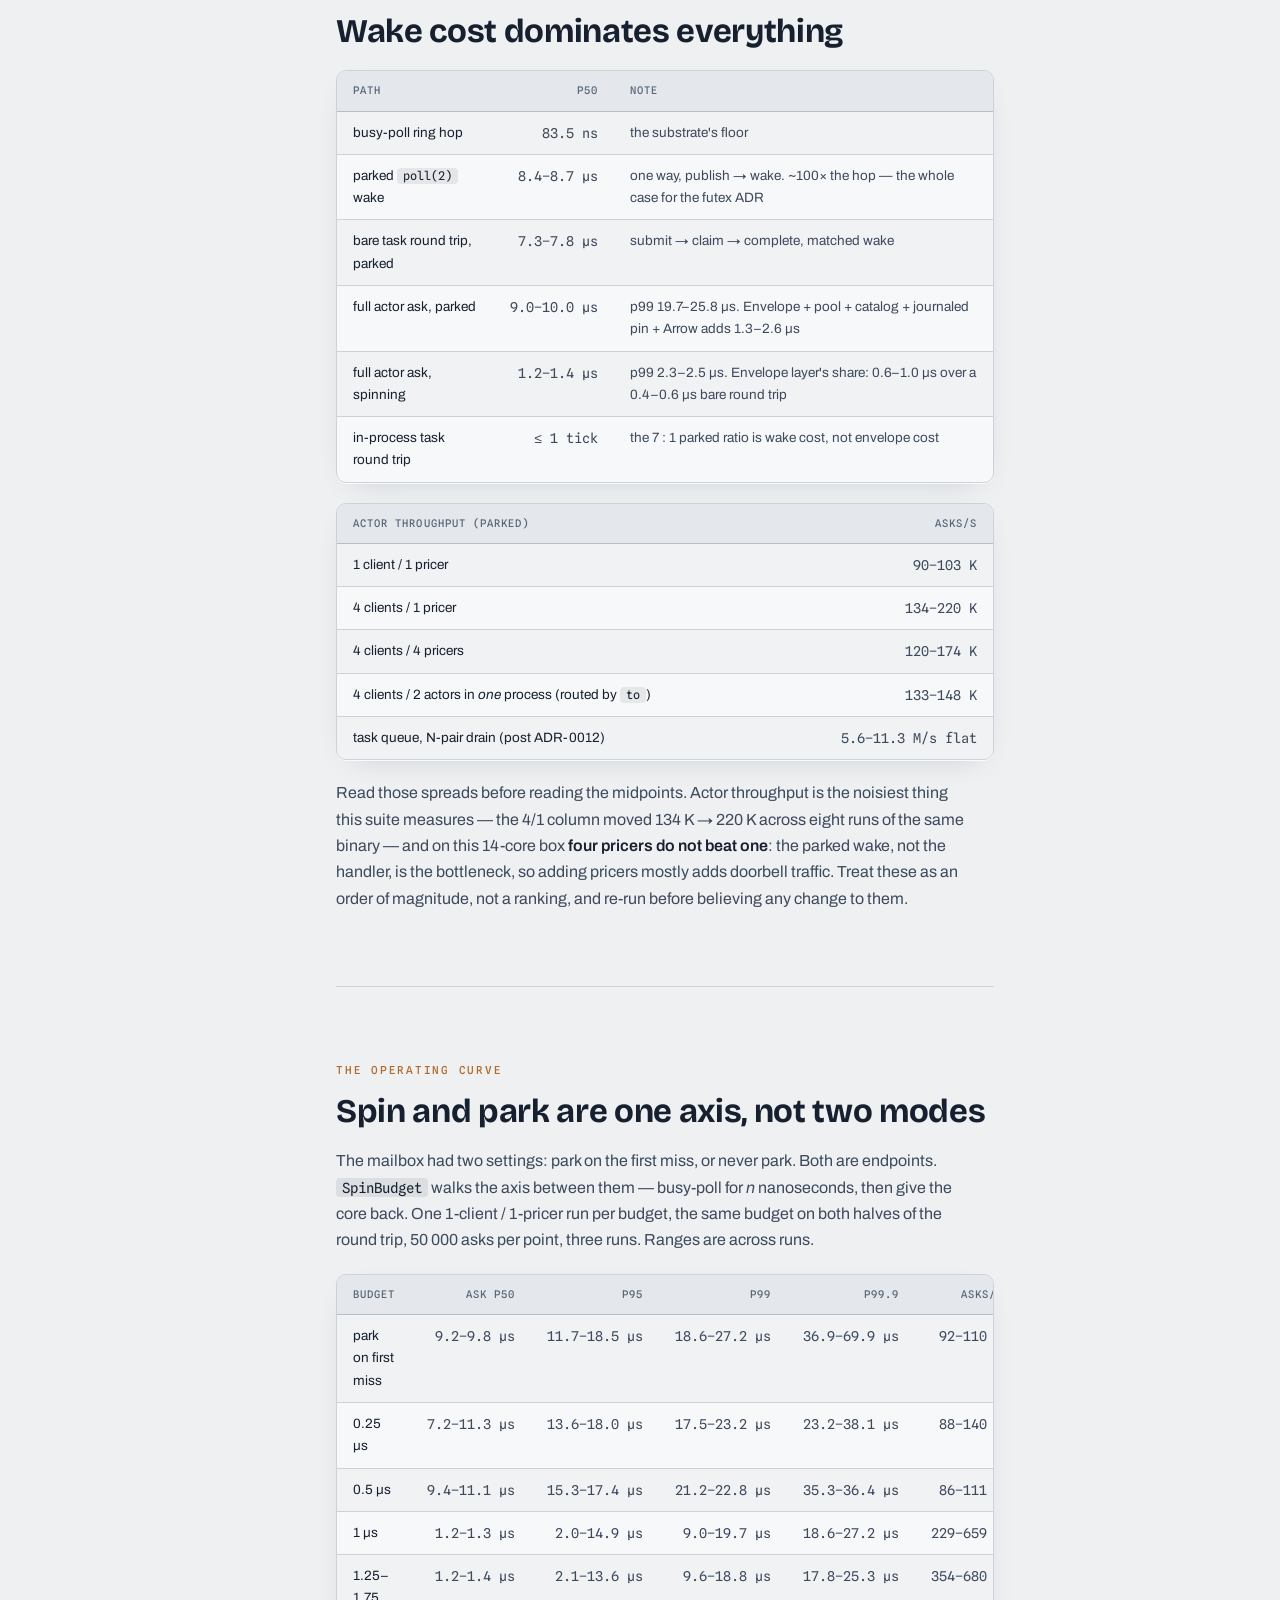
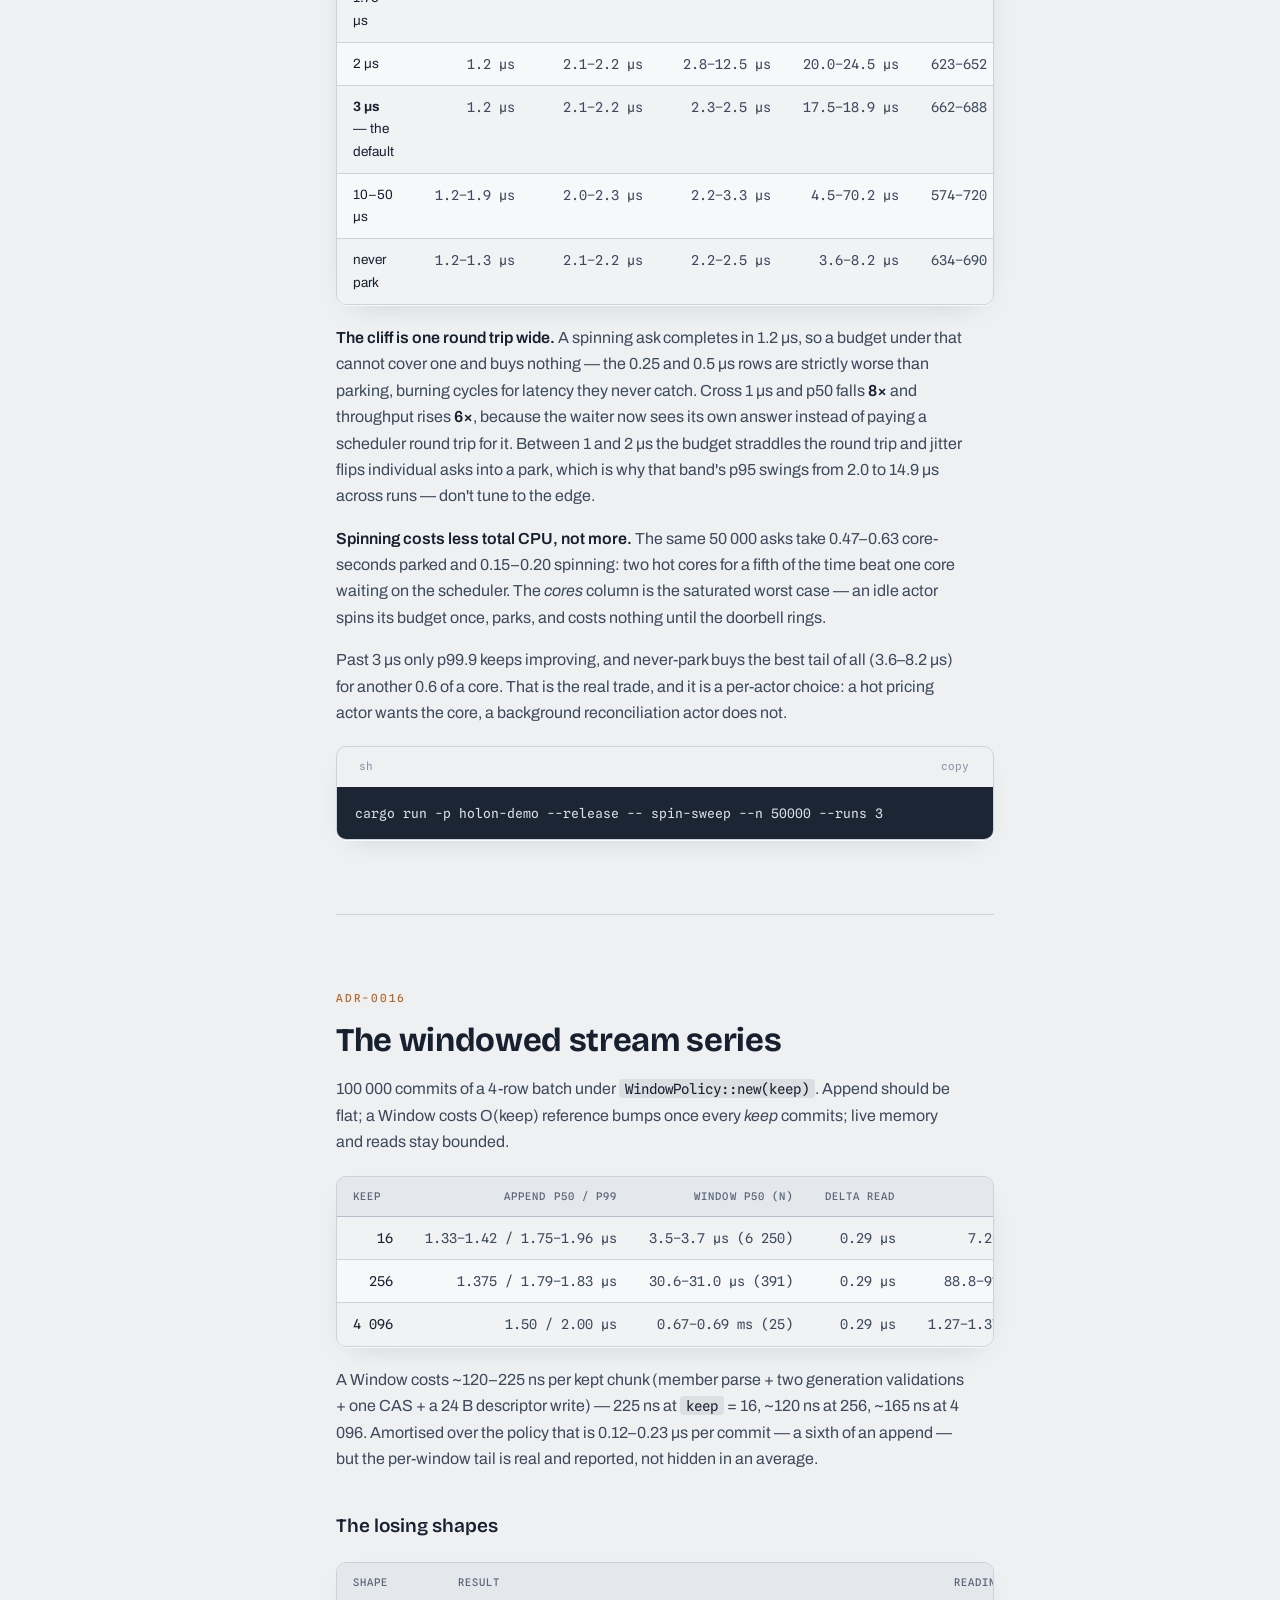
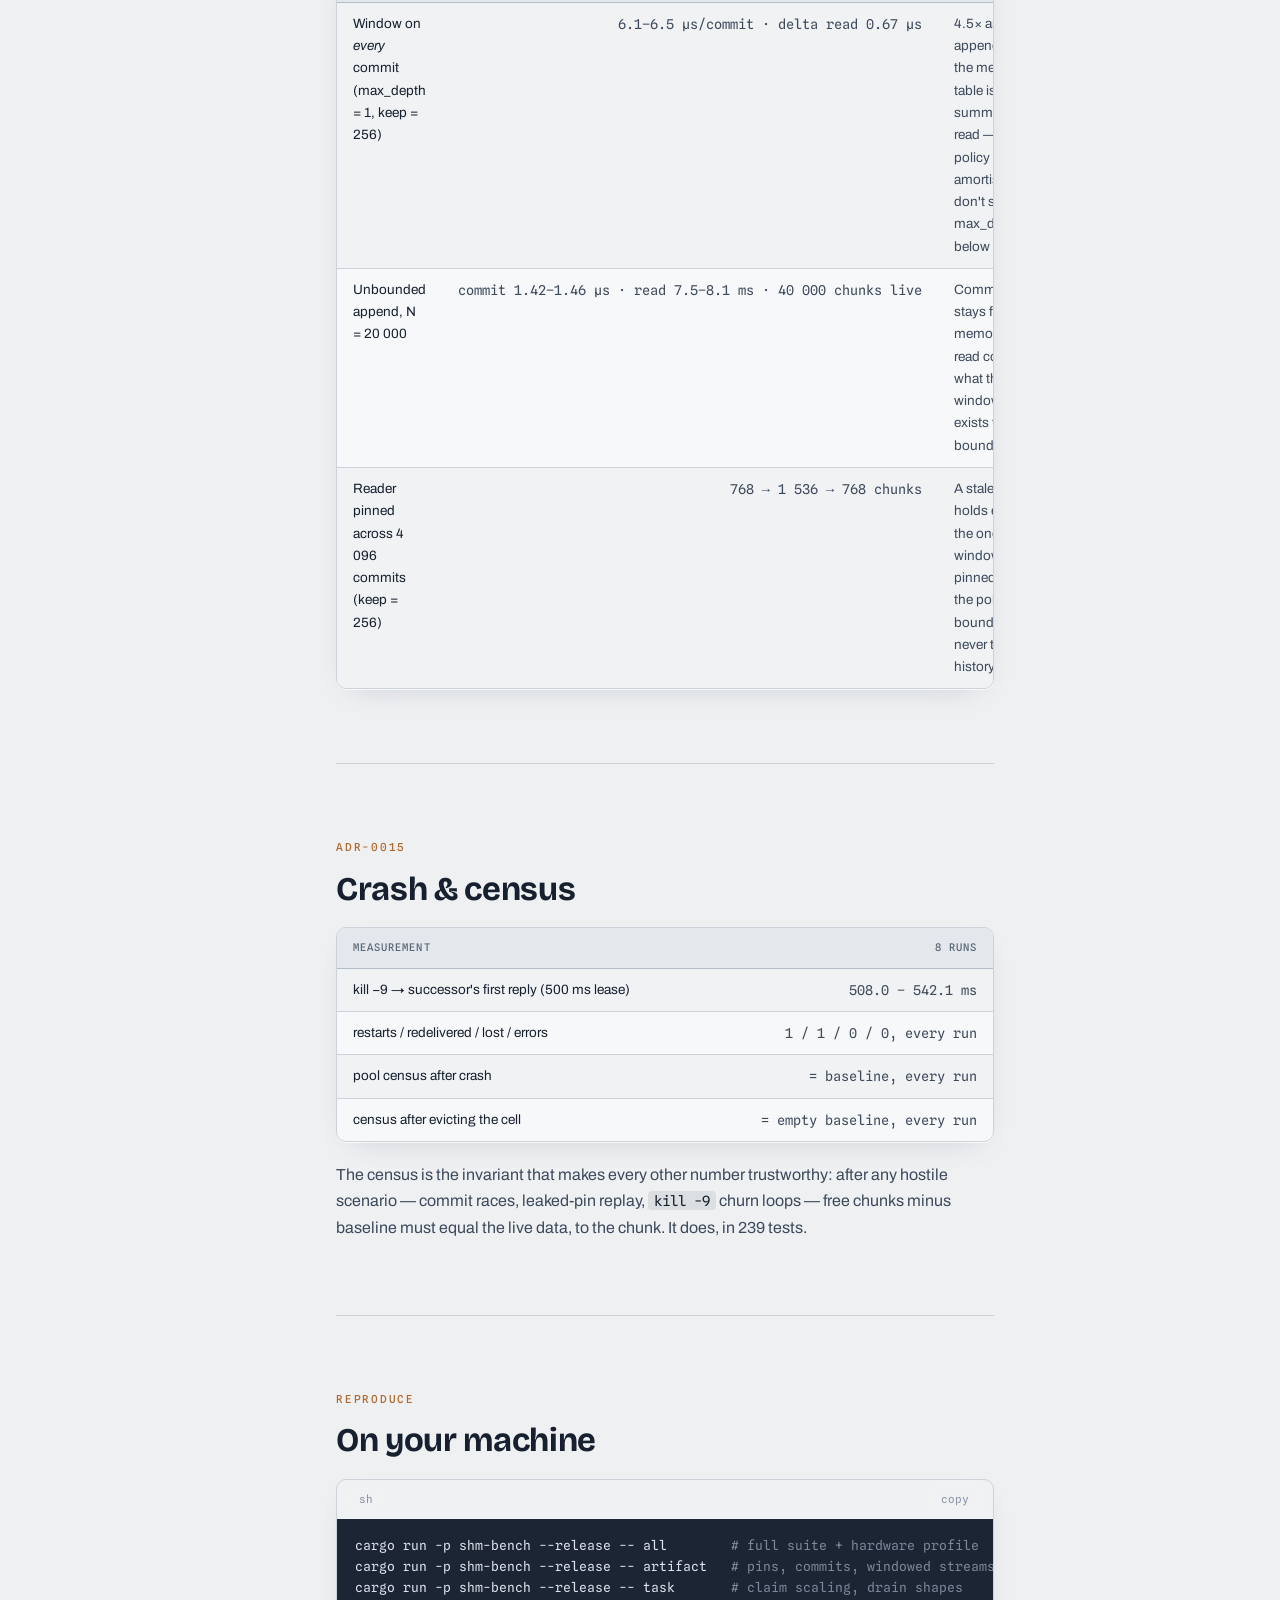
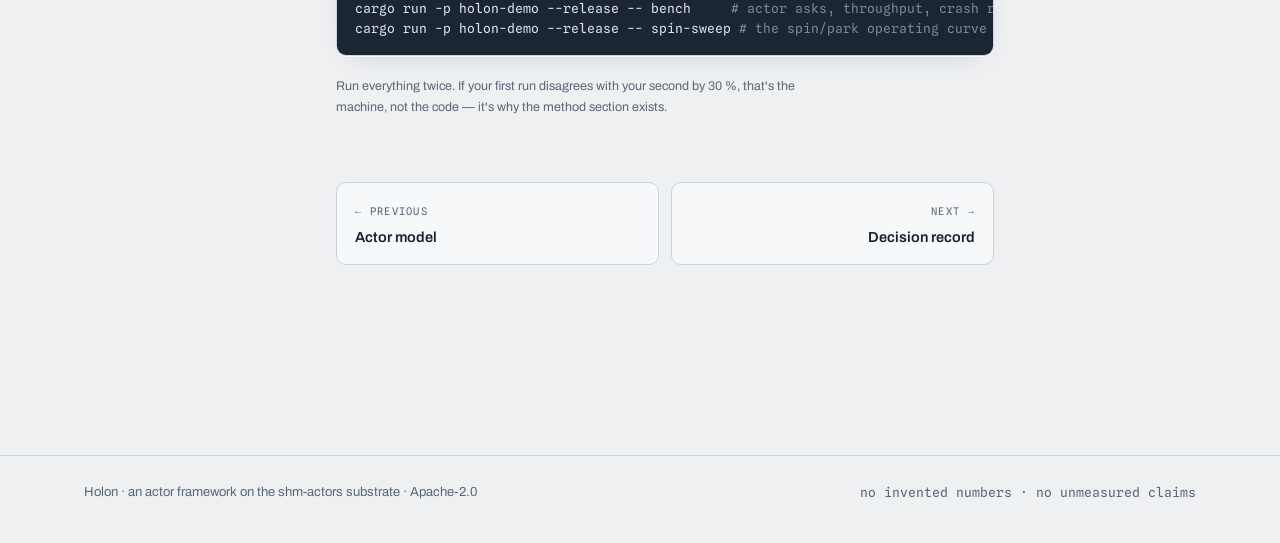
<file: site/benchmarks.html>
<!doctype html>
<html lang="en">
<head>
<meta charset="utf-8">
<meta name="viewport" content="width=device-width,initial-scale=1">
<title>Benchmarks — Holon / shm-actors</title>
<meta name="description" content="Every measured number: the flat set, the wake costs, the windowed-stream series, the losing shapes, and the method rules that keep the claims honest.">
<link rel="icon" href="data:image/svg+xml,<svg xmlns='http://www.w3.org/2000/svg' viewBox='0 0 100 100'><text y='.9em' font-size='90'>🏹</text></svg>">
<link rel="preconnect" href="https://fonts.googleapis.com">
<link rel="stylesheet" href="https://fonts.googleapis.com/css2?family=Bricolage+Grotesque:opsz,wght@12..96,400;12..96,600;12..96,700&family=Archivo:wght@400;500;600&family=Spline+Sans+Mono:wght@400;500;600&display=swap">
<link rel="stylesheet" href="style.css">
</head>
<body>

<div class="topbar"><div class="in">
  <a class="brand" href="./" style="text-decoration:none">holon<em>//</em>shm-actors</a>
  <nav>
    <a href="./">Overview</a>
    <a href="guide.html">Guide</a>
    <a href="actors.html">Actors</a>
    <a href="benchmarks.html" class="on">Benchmarks</a>
    <a href="adrs.html">ADRs</a>
    <a href="api/holon_actor/index.html">API</a>
    <a class="gh" href="https://github.com/jamiepearcey/shm-actors">GitHub</a>
    <button id="themeToggle" aria-label="Toggle theme">◒</button>
  </nav>
</div></div>

<div class="docshell">
<nav class="sidenav" aria-label="Documentation">
  <div class="g">Documentation</div>
  <a class="pg" href="./">Overview</a>
  <a class="pg" href="guide.html">Guide</a>
  <a class="pg" href="actors.html">Actor model</a>
  <a class="pg here" href="benchmarks.html">Benchmarks</a>
  <a class="pg" href="adrs.html">Decision record</a>
  <a class="pg" href="api/holon_actor/index.html">API reference</a>
  <div class="g">This page</div>
  <a href="#method">Method &amp; wording</a>
  <a href="#flat">The flat set</a>
  <a href="#wake">Wake costs</a>
  <a href="#spin">Spin vs park</a>
  <a href="#stream">Windowed streams</a>
  <a href="#crash">Crash &amp; census</a>
  <a href="#repro">Reproduce</a>
</nav>
<main>
<div class="dochead">
  <div class="crumb"><a href="./">docs</a> / <b>benchmarks</b></div>
  <h1>Benchmarks</h1>
  <p class="sub">Reproduce everything with <code>cargo run -p shm-bench --release -- all</code> —
  the suite prints its own hardware profile first. Numbers below: Apple M4 Max (14 cores), macOS,
  release builds. Substrate rows: 2 full suite runs. Actor rows: 8 runs of <code>holon-demo bench</code> (n = 100 000 asks each).</p>
</div>

<section id="method" class="first" style="padding-top:28px">
  <div class="eyebrow">Rules first</div>
  <h2>Method &amp; wording</h2>
  <ul>
    <li><strong>The timer floor is 41.7 ns.</strong> A reading of “min 0, p50 42, p99 42” is quantised, not measured — such results are reported “≤ 1 tick”, never as a constant.</li>
    <li><strong>Every suite runs at least twice.</strong> The machine drifts ±20–40 %; a single run once produced a phantom regression.</li>
    <li><strong>“Zero-copy”</strong> = no payload-size-proportional copy. View construction costs ~200–540 ns and is reported.</li>
    <li><strong>No invented comparisons.</strong> No baseline vs. iceoryx2 / Plasma / sockets has been run, so no “N× faster than X” appears anywhere.</li>
    <li><strong>macOS dev profile.</strong> The Linux futex/memfd fast paths compile clean cross-target but are unmeasured; no futex number is quoted.</li>
    <li><strong>Losing shapes ship in the suite.</strong> A change defaults on only after the row that punishes it exists.</li>
  </ul>
</section>

<section id="flat">
  <div class="eyebrow">The flat set</div>
  <h2>Where the architecture claims O(1), it measures flat</h2>
  <div class="tblwrap"><table>
    <tr><th>operation</th><th class="n">p50</th><th>flat across</th></tr>
    <tr><td>version pin + drop</td><td class="n">≤ 1 tick</td><td>1 → 10 000 committed versions</td></tr>
    <tr><td>task claim</td><td class="n">≤ 1 tick</td><td>capacity 256 → 65 536</td></tr>
    <tr><td><code>as_arrow</code> zero-copy reconstruct</td><td class="n">292–333 ns</td><td>1 000 → 1 000 000 rows</td></tr>
    <tr><td><code>read_batch</code> view build</td><td class="n">541–584 ns</td><td>1 000 → 1 000 000 rows</td></tr>
    <tr><td>ring hop, one way, cross-process</td><td class="n">83.5 ns</td><td>same as cross-core</td></tr>
    <tr><td>append commit (chained manifests)</td><td class="n">1.33–1.42 µs</td><td>version 0 → 100 000</td></tr>
    <tr><td>delta read, one version behind</td><td class="n">250–292 ns</td><td>any history, any window size</td></tr>
  </table></div>
</section>

<section id="wake">
  <div class="eyebrow">The honest ledger</div>
  <h2>Wake cost dominates everything</h2>
  <div class="tblwrap"><table>
    <tr><th>path</th><th class="n">p50</th><th>note</th></tr>
    <tr><td>busy-poll ring hop</td><td class="n">83.5 ns</td><td>the substrate's floor</td></tr>
    <tr><td>parked <code>poll(2)</code> wake</td><td class="n">8.4–8.7 µs</td><td>one way, publish → wake. ~100× the hop — the whole case for the futex ADR</td></tr>
    <tr><td>bare task round trip, parked</td><td class="n">7.3–7.8 µs</td><td>submit → claim → complete, matched wake</td></tr>
    <tr><td>full actor ask, parked</td><td class="n">9.0–10.0 µs</td><td>p99 19.7–25.8 µs. Envelope + pool + catalog + journaled pin + Arrow adds 1.3–2.6 µs</td></tr>
    <tr><td>full actor ask, spinning</td><td class="n">1.2–1.4 µs</td><td>p99 2.3–2.5 µs. Envelope layer's share: 0.6–1.0 µs over a 0.4–0.6 µs bare round trip</td></tr>
    <tr><td>in-process task round trip</td><td class="n">≤ 1 tick</td><td>the 7 : 1 parked ratio is wake cost, not envelope cost</td></tr>
  </table></div>
  <div class="tblwrap"><table>
    <tr><th>actor throughput (parked)</th><th class="n">asks/s</th></tr>
    <tr><td>1 client / 1 pricer</td><td class="n">90–103 K</td></tr>
    <tr><td>4 clients / 1 pricer</td><td class="n">134–220 K</td></tr>
    <tr><td>4 clients / 4 pricers</td><td class="n">120–174 K</td></tr>
    <tr><td>4 clients / 2 actors in <em>one</em> process (routed by <code>to</code>)</td><td class="n">133–148 K</td></tr>
    <tr><td>task queue, N-pair drain (post ADR-0012)</td><td class="n">5.6–11.3 M/s flat</td></tr>
  </table></div>
  <p>Read those spreads before reading the midpoints. Actor throughput is the noisiest thing this
  suite measures — the 4/1 column moved 134 K → 220 K across eight runs of the same binary — and on
  this 14-core box <strong>four pricers do not beat one</strong>: the parked wake, not the handler,
  is the bottleneck, so adding pricers mostly adds doorbell traffic. Treat these as an order of
  magnitude, not a ranking, and re-run before believing any change to them.</p>
</section>

<section id="spin">
  <div class="eyebrow">The operating curve</div>
  <h2>Spin and park are one axis, not two modes</h2>
  <p>The mailbox had two settings: park on the first miss, or never park. Both are endpoints.
  <code>SpinBudget</code> walks the axis between them — busy-poll for <em>n</em> nanoseconds, then
  give the core back. One 1-client / 1-pricer run per budget, the same budget on both halves of the
  round trip, 50 000 asks per point, three runs. Ranges are across runs.</p>
  <div class="tblwrap"><table>
    <tr><th>budget</th><th class="n">ask p50</th><th class="n">p95</th><th class="n">p99</th><th class="n">p99.9</th><th class="n">asks/s</th><th class="n">cores</th></tr>
    <tr><td>park on first miss</td><td class="n">9.2–9.8 µs</td><td class="n">11.7–18.5 µs</td><td class="n">18.6–27.2 µs</td><td class="n">36.9–69.9 µs</td><td class="n">92–110 K</td><td class="n">1.0</td></tr>
    <tr><td>0.25 µs</td><td class="n">7.2–11.3 µs</td><td class="n">13.6–18.0 µs</td><td class="n">17.5–23.2 µs</td><td class="n">23.2–38.1 µs</td><td class="n">88–140 K</td><td class="n">1.1–1.3</td></tr>
    <tr><td>0.5 µs</td><td class="n">9.4–11.1 µs</td><td class="n">15.3–17.4 µs</td><td class="n">21.2–22.8 µs</td><td class="n">35.3–36.4 µs</td><td class="n">86–111 K</td><td class="n">1.1</td></tr>
    <tr><td>1 µs</td><td class="n">1.2–1.3 µs</td><td class="n">2.0–14.9 µs</td><td class="n">9.0–19.7 µs</td><td class="n">18.6–27.2 µs</td><td class="n">229–659 K</td><td class="n">1.8–2.0</td></tr>
    <tr><td>1.25–1.75 µs</td><td class="n">1.2–1.4 µs</td><td class="n">2.1–13.6 µs</td><td class="n">9.6–18.8 µs</td><td class="n">17.8–25.3 µs</td><td class="n">354–680 K</td><td class="n">1.5–2.0</td></tr>
    <tr><td>2 µs</td><td class="n">1.2 µs</td><td class="n">2.1–2.2 µs</td><td class="n">2.8–12.5 µs</td><td class="n">20.0–24.5 µs</td><td class="n">623–652 K</td><td class="n">2.0</td></tr>
    <tr><td><strong>3 µs</strong> — the default</td><td class="n">1.2 µs</td><td class="n">2.1–2.2 µs</td><td class="n">2.3–2.5 µs</td><td class="n">17.5–18.9 µs</td><td class="n">662–688 K</td><td class="n">2.06</td></tr>
    <tr><td>10–50 µs</td><td class="n">1.2–1.9 µs</td><td class="n">2.0–2.3 µs</td><td class="n">2.2–3.3 µs</td><td class="n">4.5–70.2 µs</td><td class="n">574–720 K</td><td class="n">1.8–2.1</td></tr>
    <tr><td>never park</td><td class="n">1.2–1.3 µs</td><td class="n">2.1–2.2 µs</td><td class="n">2.2–2.5 µs</td><td class="n">3.6–8.2 µs</td><td class="n">634–690 K</td><td class="n">2.6–2.7</td></tr>
  </table></div>
  <p><strong>The cliff is one round trip wide.</strong> A spinning ask completes in 1.2 µs, so a
  budget under that cannot cover one and buys nothing — the 0.25 and 0.5 µs rows are strictly worse
  than parking, burning cycles for latency they never catch. Cross 1 µs and p50 falls
  <strong>8×</strong> and throughput rises <strong>6×</strong>, because the waiter now sees its own
  answer instead of paying a scheduler round trip for it. Between 1 and 2 µs the budget straddles
  the round trip and jitter flips individual asks into a park, which is why that band's p95 swings
  from 2.0 to 14.9 µs across runs — don't tune to the edge.</p>
  <p><strong>Spinning costs less total CPU, not more.</strong> The same 50 000 asks take 0.47–0.63
  core-seconds parked and 0.15–0.20 spinning: two hot cores for a fifth of the time beat one core
  waiting on the scheduler. The <em>cores</em> column is the saturated worst case — an idle actor
  spins its budget once, parks, and costs nothing until the doorbell rings.</p>
  <p>Past 3 µs only p99.9 keeps improving, and never-park buys the best tail of all (3.6–8.2 µs) for
  another 0.6 of a core. That is the real trade, and it is a per-actor choice: a hot pricing actor
  wants the core, a background reconciliation actor does not.</p>
  <pre><code>cargo run -p holon-demo --release -- spin-sweep --n 50000 --runs 3</code></pre>
</section>

<section id="stream">
  <div class="eyebrow">ADR-0016</div>
  <h2>The windowed stream series</h2>
  <p>100 000 commits of a 4-row batch under <code>WindowPolicy::new(keep)</code>. Append should be
  flat; a Window costs O(keep) reference bumps once every <em>keep</em> commits; live memory and
  reads stay bounded.</p>
  <div class="tblwrap"><table>
    <tr><th>keep</th><th class="n">append p50 / p99</th><th class="n">window p50 (n)</th><th class="n">delta read</th><th class="n">full read</th><th class="n">live chunks max (bound)</th></tr>
    <tr><td class="n">16</td><td class="n">1.33–1.42 / 1.75–1.96 µs</td><td class="n">3.5–3.7 µs (6 250)</td><td class="n">0.29 µs</td><td class="n">7.2–7.8 µs · 32 batches</td><td class="n">48 (66)</td></tr>
    <tr><td class="n">256</td><td class="n">1.375 / 1.79–1.83 µs</td><td class="n">30.6–31.0 µs (391)</td><td class="n">0.29 µs</td><td class="n">88.8–91.2 µs · 416 batches</td><td class="n">576 (1 026)</td></tr>
    <tr><td class="n">4 096</td><td class="n">1.50 / 2.00 µs</td><td class="n">0.67–0.69 ms (25)</td><td class="n">0.29 µs</td><td class="n">1.27–1.37 ms · 5 792 batches</td><td class="n">7 488 (16 386)</td></tr>
  </table></div>
  <p>A Window costs ~120–225 ns per kept chunk (member parse + two generation validations + one CAS
  + a 24 B descriptor write) — 225 ns at <code>keep</code> = 16, ~120 ns at 256, ~165 ns at 4 096.
  Amortised over the policy that is 0.12–0.23 µs per commit — a sixth of an append — but the
  per-window tail is real and reported, not hidden in an average.</p>

  <h3>The losing shapes</h3>
  <div class="tblwrap"><table>
    <tr><th>shape</th><th>result</th><th>reading</th></tr>
    <tr><td>Window on <em>every</em> commit (max_depth = 1, keep = 256)</td><td class="n">6.1–6.5 µs/commit · delta read 0.67 µs</td><td>4.5× an append and the member table is summed per read — the policy <em>is</em> the amortisation; don't set max_depth below keep.</td></tr>
    <tr><td>Unbounded append, N = 20 000</td><td class="n">commit 1.42–1.46 µs · read 7.5–8.1 ms · 40 000 chunks live</td><td>Commit stays flat — memory and read cost are what the window exists to bound.</td></tr>
    <tr><td>Reader pinned across 4 096 commits (keep = 256)</td><td class="n">768 → 1 536 → 768 chunks</td><td>A stale pin holds exactly the one window it pinned — 2× the policy bound, never the history.</td></tr>
  </table></div>
</section>

<section id="crash">
  <div class="eyebrow">ADR-0015</div>
  <h2>Crash &amp; census</h2>
  <div class="tblwrap"><table>
    <tr><th>measurement</th><th class="n">8 runs</th></tr>
    <tr><td>kill −9 → successor's first reply (500 ms lease)</td><td class="n">508.0 – 542.1 ms</td></tr>
    <tr><td>restarts / redelivered / lost / errors</td><td class="n">1 / 1 / 0 / 0, every run</td></tr>
    <tr><td>pool census after crash</td><td class="n">= baseline, every run</td></tr>
    <tr><td>census after evicting the cell</td><td class="n">= empty baseline, every run</td></tr>
  </table></div>
  <p>The census is the invariant that makes every other number trustworthy: after any hostile
  scenario — commit races, leaked-pin replay, <code>kill -9</code> churn loops — free chunks minus
  baseline must equal the live data, to the chunk. It does, in 239 tests.</p>
</section>

<section id="repro">
  <div class="eyebrow">Reproduce</div>
  <h2>On your machine</h2>
  <pre><code>cargo run -p shm-bench --release -- all        <span class="c"># full suite + hardware profile</span>
cargo run -p shm-bench --release -- artifact   <span class="c"># pins, commits, windowed streams</span>
cargo run -p shm-bench --release -- task       <span class="c"># claim scaling, drain shapes</span>
cargo run -p holon-demo --release -- bench     <span class="c"># actor asks, throughput, crash row</span>
cargo run -p holon-demo --release -- spin-sweep <span class="c"># the spin/park operating curve</span></code></pre>
  <p class="kbd-note">Run everything twice. If your first run disagrees with your second by 30 %,
  that's the machine, not the code — it's why the method section exists.</p>
</section>

<nav class="pgnav" aria-label="Pagination">
  <a href="actors.html"><span class="lab">← Previous</span><span class="ttl" style="display:block">Actor model</span></a>
  <a class="next" href="adrs.html"><span class="lab">Next →</span><span class="ttl" style="display:block">Decision record</span></a>
</nav>
</main>
<aside class="otp" aria-label="On this page">
  <div class="t">On this page</div>
  <a href="#method">Method</a>
  <a href="#flat">The flat set</a>
  <a href="#wake">Wake costs</a>
  <a href="#spin">Spin vs park</a>
  <a href="#stream">Windowed streams</a>
  <a href="#crash">Crash &amp; census</a>
  <a href="#repro">Reproduce</a>
</aside>
</div>

<footer class="site"><div class="in">
  <div>Holon · an actor framework on the shm-actors substrate · Apache-2.0</div>
  <div class="mono">no invented numbers · no unmeasured claims</div>
</div></footer>
<script src="site.js"></script>
</body>
</html>
</file>
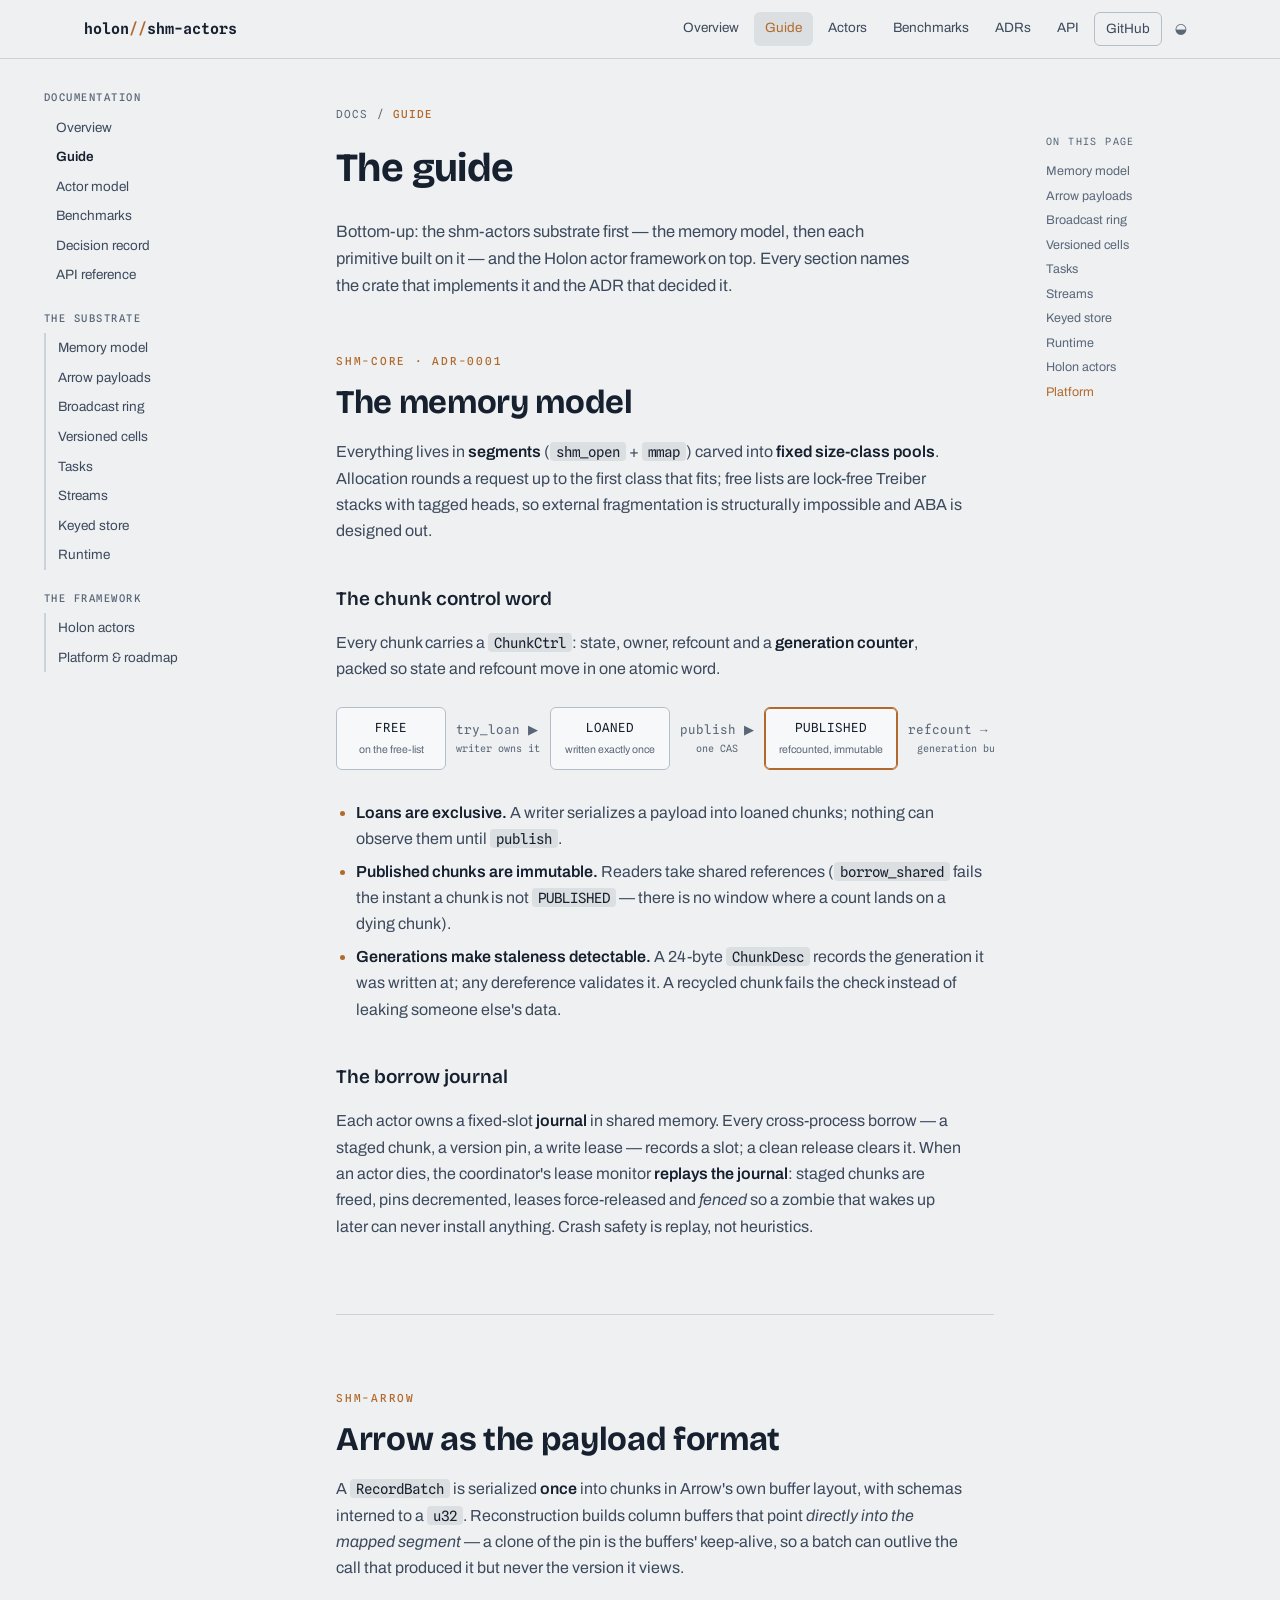
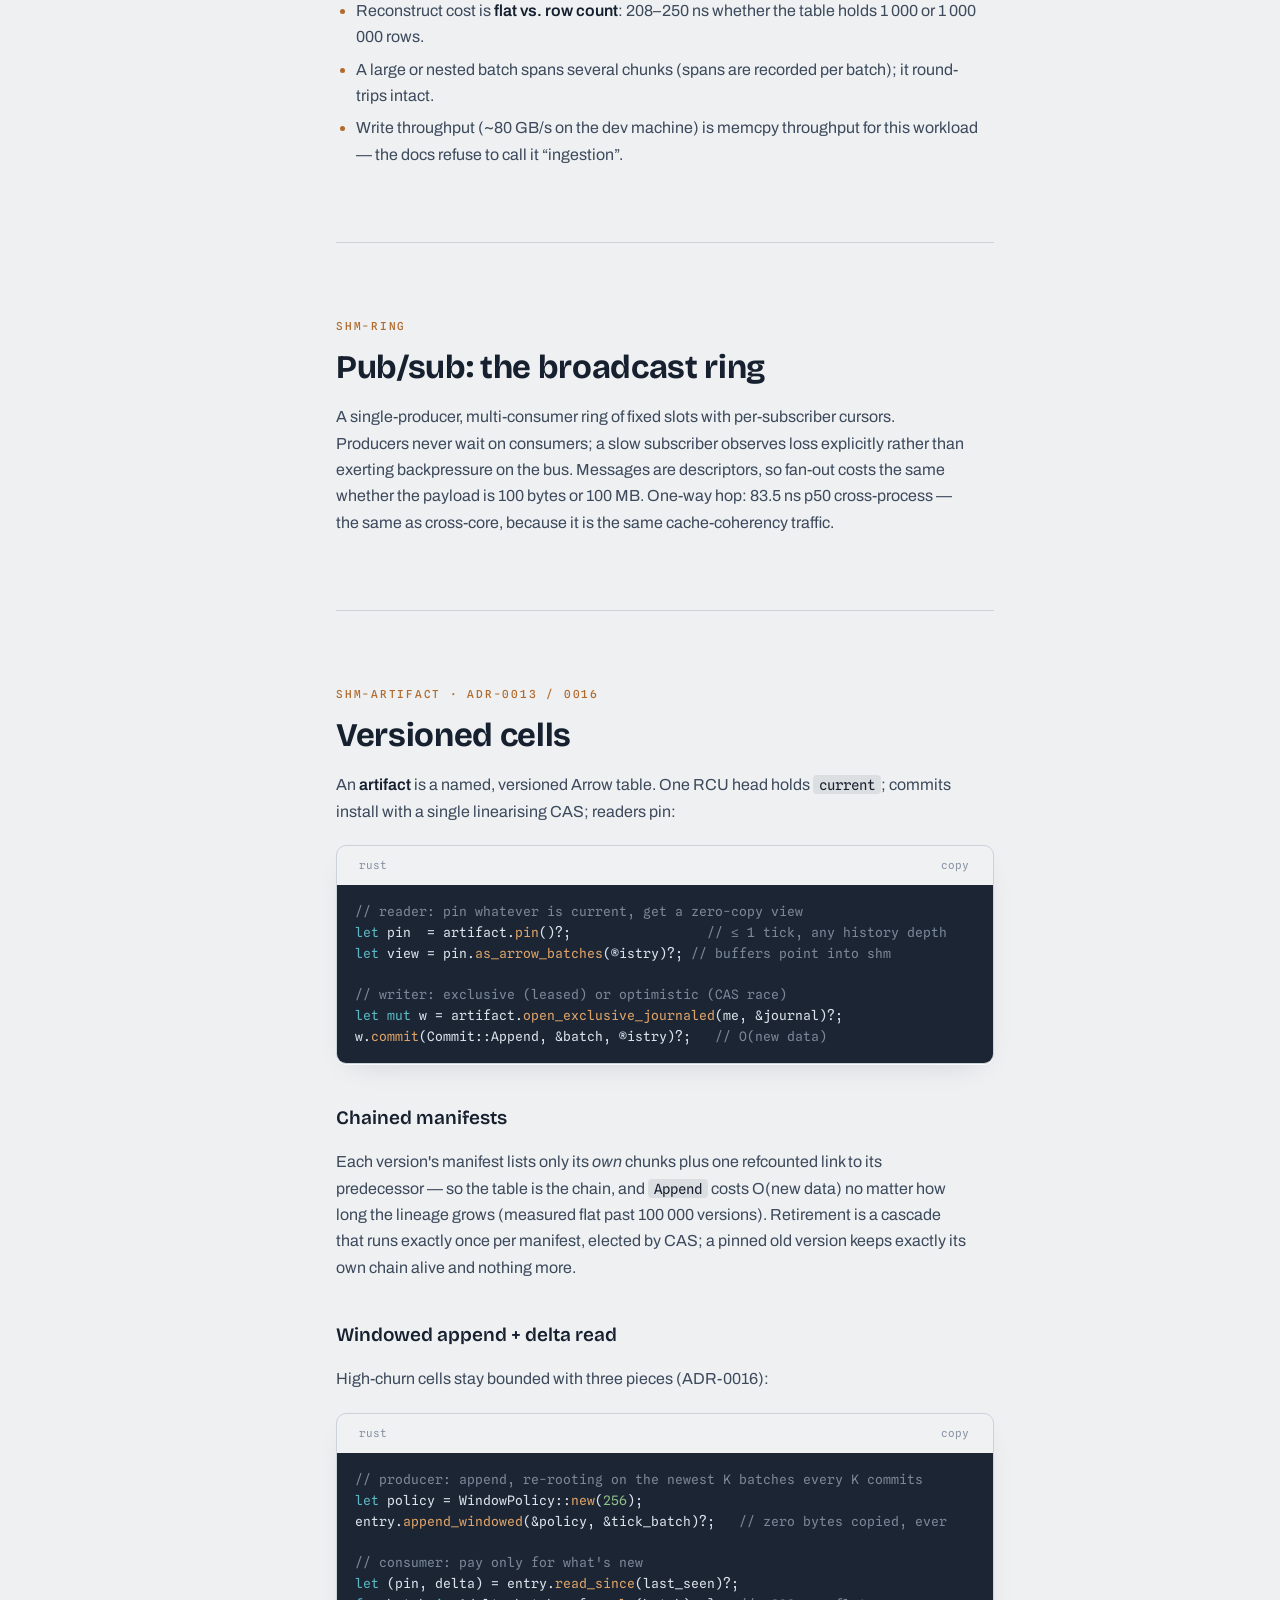
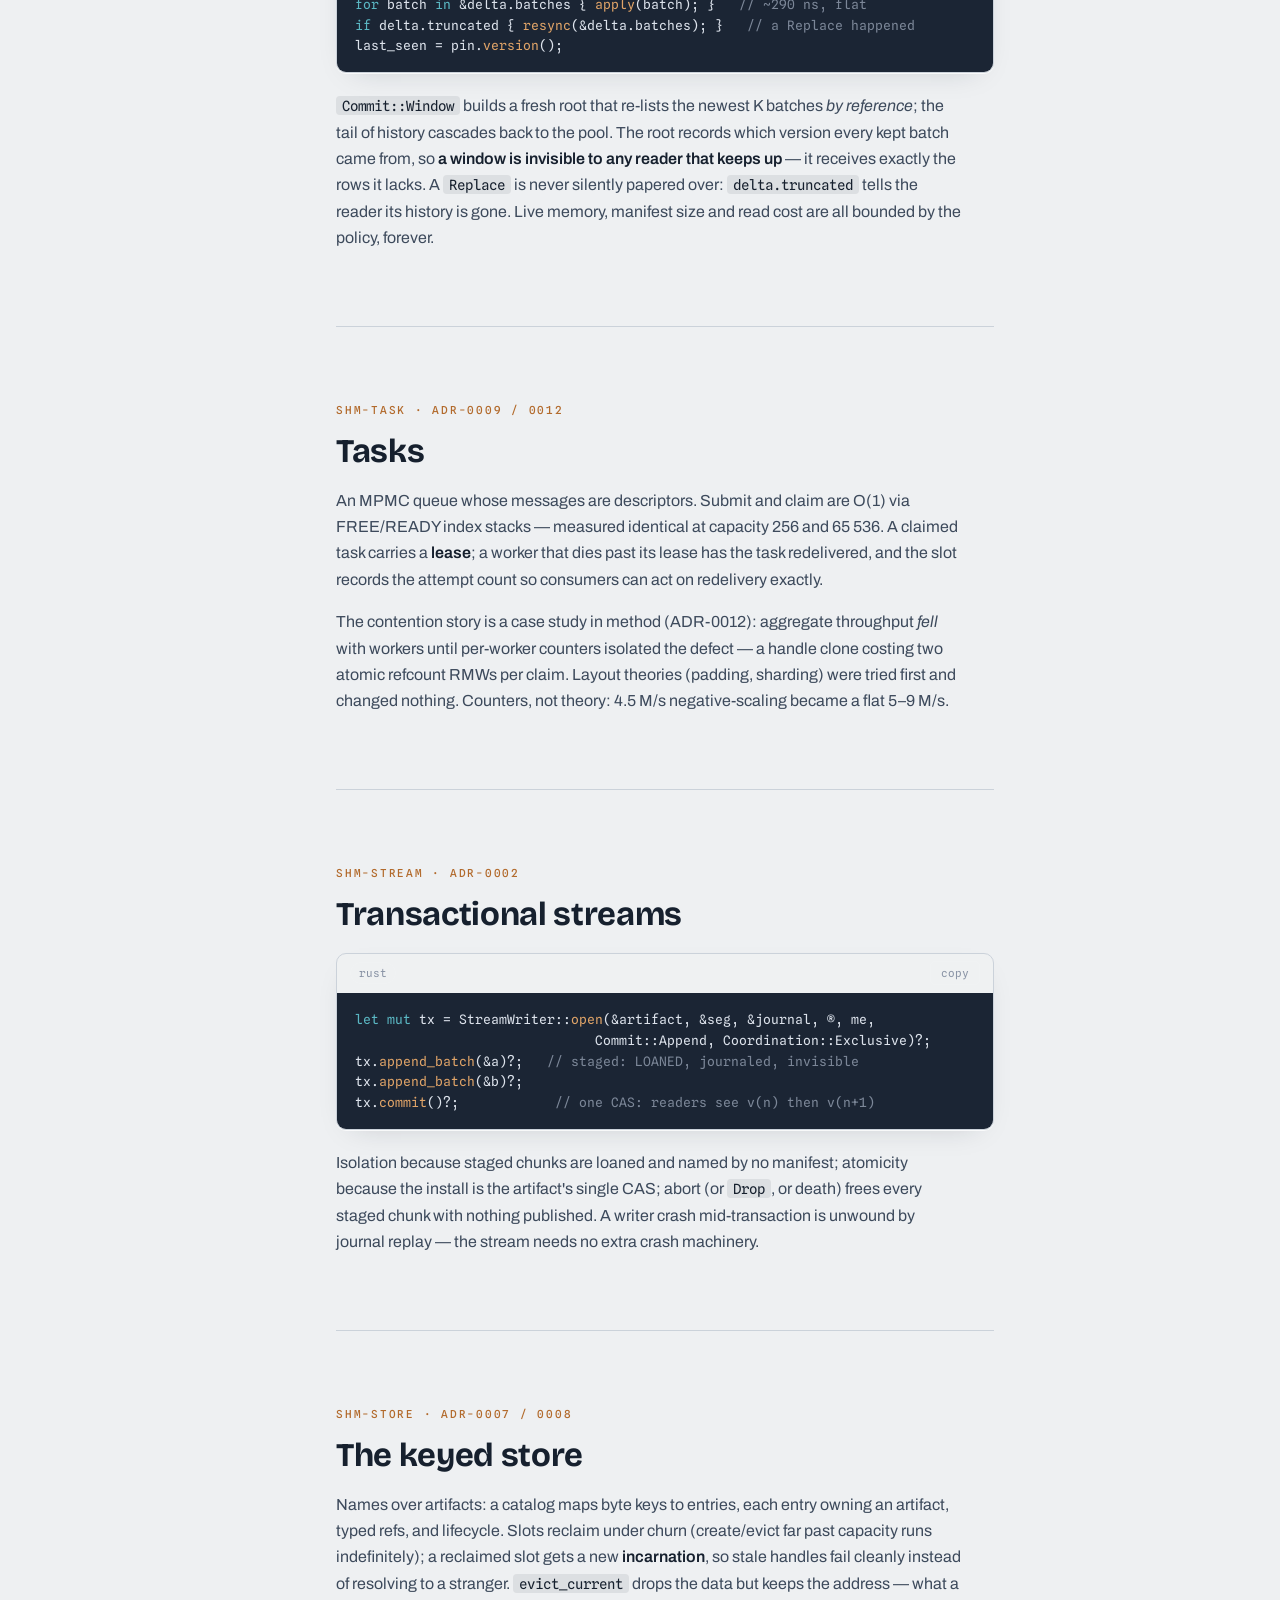
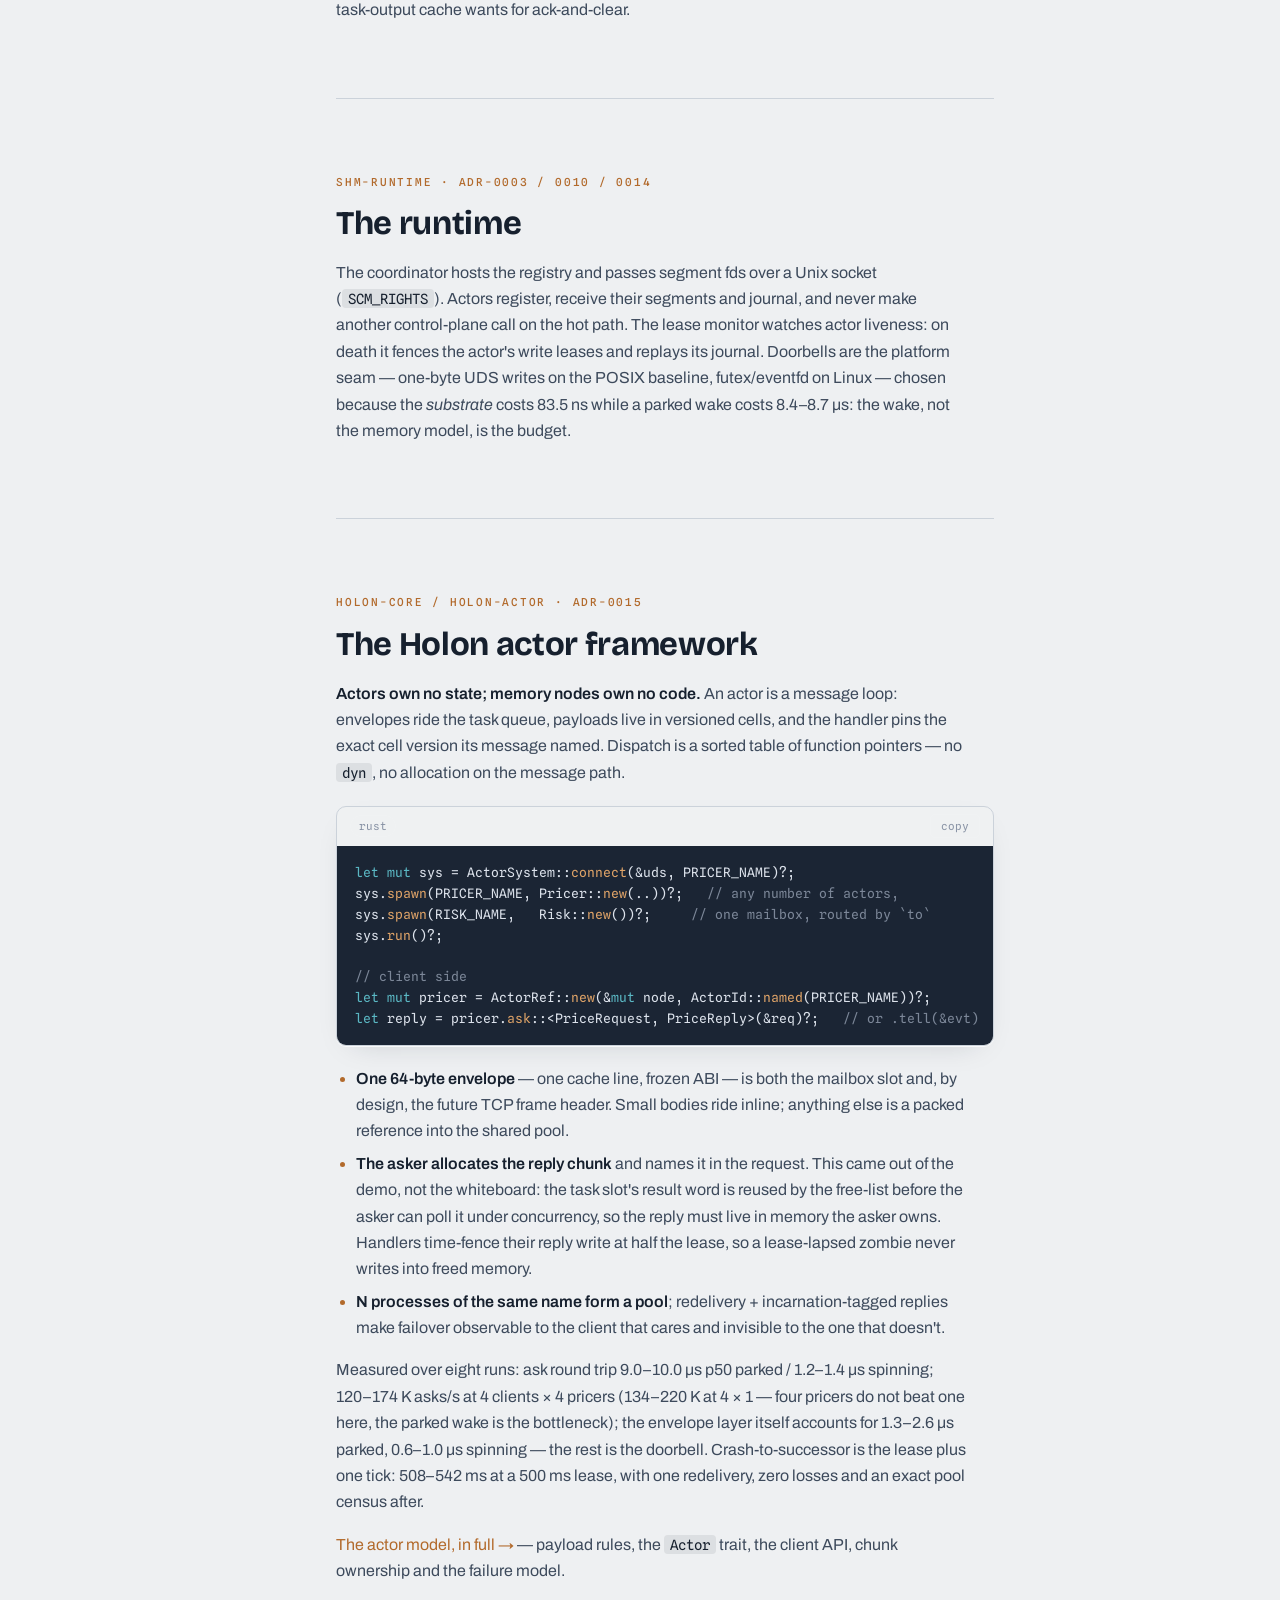
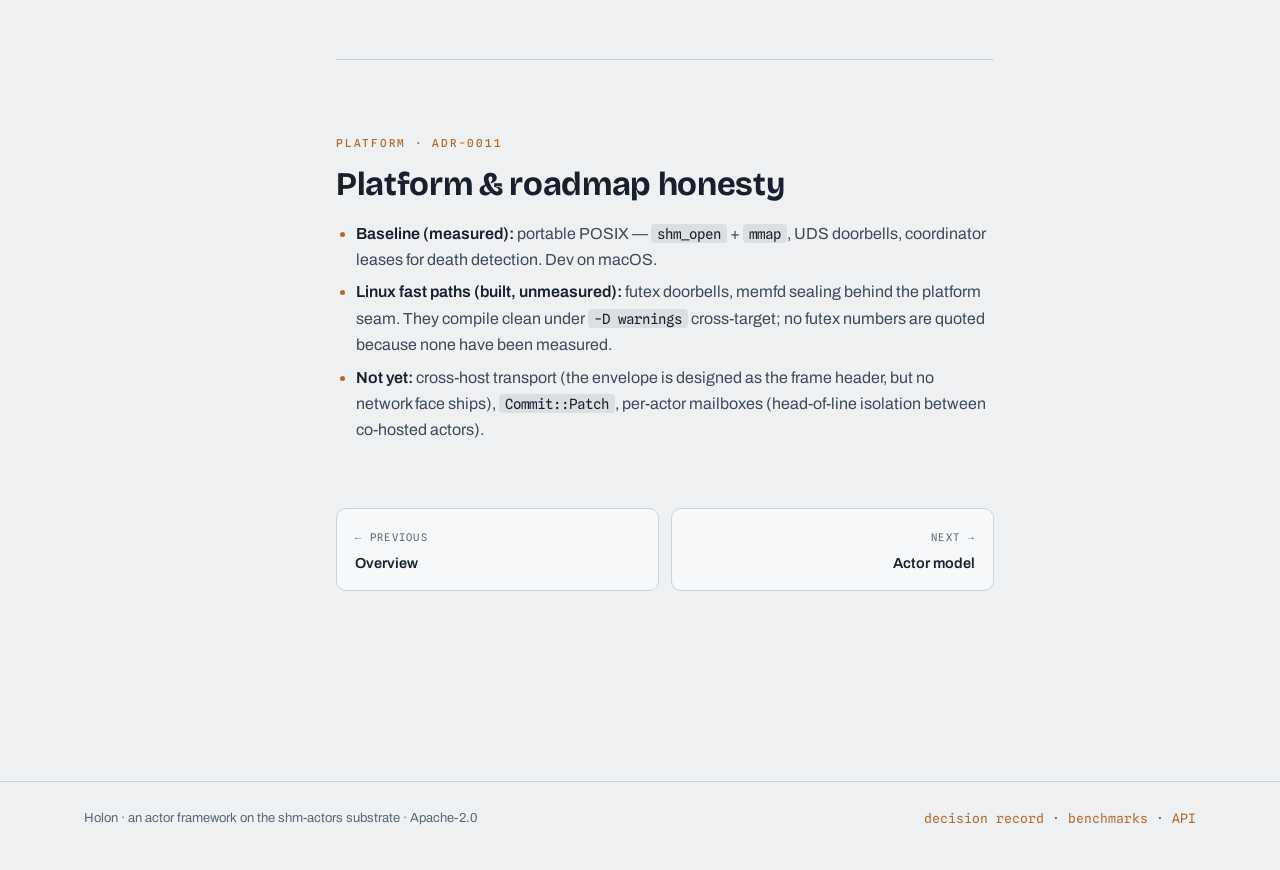
<file: site/guide.html>
<!doctype html>
<html lang="en">
<head>
<meta charset="utf-8">
<meta name="viewport" content="width=device-width,initial-scale=1">
<title>Guide — Holon / shm-actors</title>
<meta name="description" content="The shm-actors guide: memory model, zero-copy Arrow payloads, versioned cells, tasks, streams, the keyed store, the runtime, and the Holon actor layer.">
<link rel="icon" href="data:image/svg+xml,<svg xmlns='http://www.w3.org/2000/svg' viewBox='0 0 100 100'><text y='.9em' font-size='90'>🏹</text></svg>">
<link rel="preconnect" href="https://fonts.googleapis.com">
<link rel="stylesheet" href="https://fonts.googleapis.com/css2?family=Bricolage+Grotesque:opsz,wght@12..96,400;12..96,600;12..96,700&family=Archivo:wght@400;500;600&family=Spline+Sans+Mono:wght@400;500;600&display=swap">
<link rel="stylesheet" href="style.css">
</head>
<body>

<div class="topbar"><div class="in">
  <a class="brand" href="./" style="text-decoration:none">holon<em>//</em>shm-actors</a>
  <nav>
    <a href="./">Overview</a>
    <a href="guide.html" class="on">Guide</a>
    <a href="actors.html">Actors</a>
    <a href="benchmarks.html">Benchmarks</a>
    <a href="adrs.html">ADRs</a>
    <a href="api/holon_actor/index.html">API</a>
    <a class="gh" href="https://github.com/jamiepearcey/shm-actors">GitHub</a>
    <button id="themeToggle" aria-label="Toggle theme">◒</button>
  </nav>
</div></div>

<div class="docshell">
<nav class="sidenav" aria-label="Documentation">
  <div class="g">Documentation</div>
  <a class="pg" href="./">Overview</a>
  <a class="pg here" href="guide.html">Guide</a>
  <a class="pg" href="actors.html">Actor model</a>
  <a class="pg" href="benchmarks.html">Benchmarks</a>
  <a class="pg" href="adrs.html">Decision record</a>
  <a class="pg" href="api/holon_actor/index.html">API reference</a>
  <div class="g">The substrate</div>
  <a href="#memory">Memory model</a>
  <a href="#arrow">Arrow payloads</a>
  <a href="#ring">Broadcast ring</a>
  <a href="#cells">Versioned cells</a>
  <a href="#task">Tasks</a>
  <a href="#stream">Streams</a>
  <a href="#store">Keyed store</a>
  <a href="#runtime">Runtime</a>
  <div class="g">The framework</div>
  <a href="#holon">Holon actors</a>
  <a href="#platform">Platform &amp; roadmap</a>
</nav>
<main>
<div class="dochead">
  <div class="crumb"><a href="./">docs</a> / <b>guide</b></div>
  <h1>The guide</h1>
  <p class="sub">Bottom-up: the shm-actors substrate first — the memory model, then each primitive
  built on it — and the Holon actor framework on top. Every section names the crate that
  implements it and the ADR that decided it.</p>
</div>

<section id="memory" class="first" style="padding-top:28px">
  <div class="eyebrow">shm-core · ADR-0001</div>
  <h2>The memory model</h2>
  <p>Everything lives in <strong>segments</strong> (<code>shm_open</code> + <code>mmap</code>)
  carved into <strong>fixed size-class pools</strong>. Allocation rounds a request up to the first
  class that fits; free lists are lock-free Treiber stacks with tagged heads, so external
  fragmentation is structurally impossible and ABA is designed out.</p>

  <h3 id="chunkctrl">The chunk control word</h3>
  <p>Every chunk carries a <code>ChunkCtrl</code>: state, owner, refcount and a
  <strong>generation counter</strong>, packed so state and refcount move in one atomic word.</p>
  <div class="flow" aria-label="Chunk lifecycle">
    <div class="fnode">FREE<small>on the free-list</small></div>
    <div class="farr">try_loan ▶<small>writer owns it</small></div>
    <div class="fnode">LOANED<small>written exactly once</small></div>
    <div class="farr">publish ▶<small>one CAS</small></div>
    <div class="fnode hot">PUBLISHED<small>refcounted, immutable</small></div>
    <div class="farr">refcount → 0 ▶<small>generation bumps</small></div>
    <div class="fnode">FREE<small>recycled</small></div>
  </div>
  <ul>
    <li><strong>Loans are exclusive.</strong> A writer serializes a payload into loaned chunks; nothing can observe them until <code>publish</code>.</li>
    <li><strong>Published chunks are immutable.</strong> Readers take shared references (<code>borrow_shared</code> fails the instant a chunk is not <code>PUBLISHED</code> — there is no window where a count lands on a dying chunk).</li>
    <li><strong>Generations make staleness detectable.</strong> A 24-byte <code>ChunkDesc</code> records the generation it was written at; any dereference validates it. A recycled chunk fails the check instead of leaking someone else's data.</li>
  </ul>

  <h3 id="journal">The borrow journal</h3>
  <p>Each actor owns a fixed-slot <strong>journal</strong> in shared memory. Every cross-process
  borrow — a staged chunk, a version pin, a write lease — records a slot; a clean release clears it.
  When an actor dies, the coordinator's lease monitor <strong>replays the journal</strong>: staged
  chunks are freed, pins decremented, leases force-released and <em>fenced</em> so a zombie that
  wakes up later can never install anything. Crash safety is replay, not heuristics.</p>
</section>

<section id="arrow">
  <div class="eyebrow">shm-arrow</div>
  <h2>Arrow as the payload format</h2>
  <p>A <code>RecordBatch</code> is serialized <strong>once</strong> into chunks in Arrow's own
  buffer layout, with schemas interned to a <code>u32</code>. Reconstruction builds column buffers
  that point <em>directly into the mapped segment</em> — a clone of the pin is the buffers'
  keep-alive, so a batch can outlive the call that produced it but never the version it views.</p>
  <ul>
    <li>Reconstruct cost is <strong>flat vs. row count</strong>: 208–250 ns whether the table holds 1 000 or 1 000 000 rows.</li>
    <li>A large or nested batch spans several chunks (spans are recorded per batch); it round-trips intact.</li>
    <li>Write throughput (~80 GB/s on the dev machine) is memcpy throughput for this workload — the docs refuse to call it “ingestion”.</li>
  </ul>
</section>

<section id="ring">
  <div class="eyebrow">shm-ring</div>
  <h2>Pub/sub: the broadcast ring</h2>
  <p>A single-producer, multi-consumer ring of fixed slots with per-subscriber cursors. Producers
  never wait on consumers; a slow subscriber observes loss explicitly rather than exerting
  backpressure on the bus. Messages are descriptors, so fan-out costs the same whether the payload
  is 100 bytes or 100 MB. One-way hop: 83.5 ns p50 cross-process — the same as cross-core, because
  it is the same cache-coherency traffic.</p>
</section>

<section id="cells">
  <div class="eyebrow">shm-artifact · ADR-0013 / 0016</div>
  <h2>Versioned cells</h2>
  <p>An <strong>artifact</strong> is a named, versioned Arrow table. One RCU head holds
  <code>current</code>; commits install with a single linearising CAS; readers pin:</p>
  <pre><code><span class="c">// reader: pin whatever is current, get a zero-copy view</span>
<span class="k">let</span> pin  = artifact.<span class="a">pin</span>()?;                 <span class="c">// ≤ 1 tick, any history depth</span>
<span class="k">let</span> view = pin.<span class="a">as_arrow_batches</span>(&registry)?; <span class="c">// buffers point into shm</span>

<span class="c">// writer: exclusive (leased) or optimistic (CAS race)</span>
<span class="k">let</span> <span class="k">mut</span> w = artifact.<span class="a">open_exclusive_journaled</span>(me, &journal)?;
w.<span class="a">commit</span>(Commit::Append, &batch, &registry)?;   <span class="c">// O(new data)</span></code></pre>

  <h3 id="manifests">Chained manifests</h3>
  <p>Each version's manifest lists only its <em>own</em> chunks plus one refcounted link to its
  predecessor — so the table is the chain, and <code>Append</code> costs O(new data) no matter how
  long the lineage grows (measured flat past 100 000 versions). Retirement is a cascade that runs
  exactly once per manifest, elected by CAS; a pinned old version keeps exactly its own chain
  alive and nothing more.</p>

  <h3 id="window">Windowed append + delta read</h3>
  <p>High-churn cells stay bounded with three pieces (ADR-0016):</p>
  <pre><code><span class="c">// producer: append, re-rooting on the newest K batches every K commits</span>
<span class="k">let</span> policy = WindowPolicy::<span class="a">new</span>(<span class="g">256</span>);
entry.<span class="a">append_windowed</span>(&policy, &tick_batch)?;   <span class="c">// zero bytes copied, ever</span>

<span class="c">// consumer: pay only for what's new</span>
<span class="k">let</span> (pin, delta) = entry.<span class="a">read_since</span>(last_seen)?;
<span class="k">for</span> batch <span class="k">in</span> &delta.batches { <span class="a">apply</span>(batch); }   <span class="c">// ~290 ns, flat</span>
<span class="k">if</span> delta.truncated { <span class="a">resync</span>(&delta.batches); }   <span class="c">// a Replace happened</span>
last_seen = pin.<span class="a">version</span>();</code></pre>
  <p><code>Commit::Window</code> builds a fresh root that re-lists the newest K batches
  <em>by reference</em>; the tail of history cascades back to the pool. The root records which
  version every kept batch came from, so <strong>a window is invisible to any reader that keeps
  up</strong> — it receives exactly the rows it lacks. A <code>Replace</code> is never silently
  papered over: <code>delta.truncated</code> tells the reader its history is gone. Live memory,
  manifest size and read cost are all bounded by the policy, forever.</p>
</section>

<section id="task">
  <div class="eyebrow">shm-task · ADR-0009 / 0012</div>
  <h2>Tasks</h2>
  <p>An MPMC queue whose messages are descriptors. Submit and claim are O(1) via FREE/READY index
  stacks — measured identical at capacity 256 and 65 536. A claimed task carries a
  <strong>lease</strong>; a worker that dies past its lease has the task redelivered, and the slot
  records the attempt count so consumers can act on redelivery exactly.</p>
  <p>The contention story is a case study in method (ADR-0012): aggregate throughput <em>fell</em>
  with workers until per-worker counters isolated the defect — a handle clone costing two atomic
  refcount RMWs per claim. Layout theories (padding, sharding) were tried first and changed
  nothing. Counters, not theory: 4.5 M/s negative-scaling became a flat 5–9 M/s.</p>
</section>

<section id="stream">
  <div class="eyebrow">shm-stream · ADR-0002</div>
  <h2>Transactional streams</h2>
  <pre><code><span class="k">let</span> <span class="k">mut</span> tx = StreamWriter::<span class="a">open</span>(&artifact, &seg, &journal, &reg, me,
                              Commit::Append, Coordination::Exclusive)?;
tx.<span class="a">append_batch</span>(&a)?;   <span class="c">// staged: LOANED, journaled, invisible</span>
tx.<span class="a">append_batch</span>(&b)?;
tx.<span class="a">commit</span>()?;            <span class="c">// one CAS: readers see v(n) then v(n+1)</span></code></pre>
  <p>Isolation because staged chunks are loaned and named by no manifest; atomicity because the
  install is the artifact's single CAS; abort (or <code>Drop</code>, or death) frees every staged
  chunk with nothing published. A writer crash mid-transaction is unwound by journal replay — the
  stream needs no extra crash machinery.</p>
</section>

<section id="store">
  <div class="eyebrow">shm-store · ADR-0007 / 0008</div>
  <h2>The keyed store</h2>
  <p>Names over artifacts: a catalog maps byte keys to entries, each entry owning an artifact,
  typed refs, and lifecycle. Slots reclaim under churn (create/evict far past capacity runs
  indefinitely); a reclaimed slot gets a new <strong>incarnation</strong>, so stale handles fail
  cleanly instead of resolving to a stranger. <code>evict_current</code> drops the data but keeps
  the address — what a task-output cache wants for ack-and-clear.</p>
</section>

<section id="runtime">
  <div class="eyebrow">shm-runtime · ADR-0003 / 0010 / 0014</div>
  <h2>The runtime</h2>
  <p>The coordinator hosts the registry and passes segment fds over a Unix socket
  (<code>SCM_RIGHTS</code>). Actors register, receive their segments and journal, and never make
  another control-plane call on the hot path. The lease monitor watches actor liveness: on death it
  fences the actor's write leases and replays its journal. Doorbells are the platform seam —
  one-byte UDS writes on the POSIX baseline, futex/eventfd on Linux — chosen because the
  <em>substrate</em> costs 83.5 ns while a parked wake costs 8.4–8.7 µs: the wake, not the memory
  model, is the budget.</p>
</section>

<section id="holon">
  <div class="eyebrow">holon-core / holon-actor · ADR-0015</div>
  <h2>The Holon actor framework</h2>
  <p><strong>Actors own no state; memory nodes own no code.</strong> An actor is a message loop:
  envelopes ride the task queue, payloads live in versioned cells, and the handler pins the exact
  cell version its message named. Dispatch is a sorted table of function pointers — no
  <code>dyn</code>, no allocation on the message path.</p>
  <pre><code><span class="k">let</span> <span class="k">mut</span> sys = ActorSystem::<span class="a">connect</span>(&amp;uds, PRICER_NAME)?;
sys.<span class="a">spawn</span>(PRICER_NAME, Pricer::<span class="a">new</span>(..))?;   <span class="c">// any number of actors,</span>
sys.<span class="a">spawn</span>(RISK_NAME,   Risk::<span class="a">new</span>())?;     <span class="c">// one mailbox, routed by `to`</span>
sys.<span class="a">run</span>()?;

<span class="c">// client side</span>
<span class="k">let</span> <span class="k">mut</span> pricer = ActorRef::<span class="a">new</span>(&amp;<span class="k">mut</span> node, ActorId::<span class="a">named</span>(PRICER_NAME))?;
<span class="k">let</span> reply = pricer.<span class="a">ask</span>::&lt;PriceRequest, PriceReply&gt;(&amp;req)?;   <span class="c">// or .tell(&amp;evt)</span></code></pre>
  <ul>
    <li><strong>One 64-byte envelope</strong> — one cache line, frozen ABI — is both the mailbox slot and, by design, the future TCP frame header. Small bodies ride inline; anything else is a packed reference into the shared pool.</li>
    <li><strong>The asker allocates the reply chunk</strong> and names it in the request. This came out of the demo, not the whiteboard: the task slot's result word is reused by the free-list before the asker can poll it under concurrency, so the reply must live in memory the asker owns. Handlers time-fence their reply write at half the lease, so a lease-lapsed zombie never writes into freed memory.</li>
    <li><strong>N processes of the same name form a pool</strong>; redelivery + incarnation-tagged replies make failover observable to the client that cares and invisible to the one that doesn't.</li>
  </ul>
  <p>Measured over eight runs: ask round trip 9.0–10.0 µs p50 parked / 1.2–1.4 µs spinning;
  120–174 K asks/s at 4 clients × 4 pricers (134–220 K at 4 × 1 — four pricers do not beat one
  here, the parked wake is the bottleneck); the envelope layer itself accounts for 1.3–2.6 µs
  parked, 0.6–1.0 µs spinning — the rest is the doorbell. Crash-to-successor is the lease plus one
  tick: 508–542 ms at a 500 ms lease, with one redelivery, zero losses and an exact pool census
  after.</p>
  <p><a href="actors.html">The actor model, in full →</a> — payload rules, the <code>Actor</code> trait, the client API, chunk ownership and the failure model.</p>
</section>

<section id="platform">
  <div class="eyebrow">Platform · ADR-0011</div>
  <h2>Platform &amp; roadmap honesty</h2>
  <ul>
    <li><strong>Baseline (measured):</strong> portable POSIX — <code>shm_open</code> + <code>mmap</code>, UDS doorbells, coordinator leases for death detection. Dev on macOS.</li>
    <li><strong>Linux fast paths (built, unmeasured):</strong> futex doorbells, memfd sealing behind the platform seam. They compile clean under <code>-D warnings</code> cross-target; no futex numbers are quoted because none have been measured.</li>
    <li><strong>Not yet:</strong> cross-host transport (the envelope is designed as the frame header, but no network face ships), <code>Commit::Patch</code>, per-actor mailboxes (head-of-line isolation between co-hosted actors).</li>
  </ul>
</section>

<nav class="pgnav" aria-label="Pagination">
  <a href="./"><span class="lab">← Previous</span><span class="ttl" style="display:block">Overview</span></a>
  <a class="next" href="actors.html"><span class="lab">Next →</span><span class="ttl" style="display:block">Actor model</span></a>
</nav>
</main>
<aside class="otp" aria-label="On this page">
  <div class="t">On this page</div>
  <a href="#memory">Memory model</a>
  <a href="#arrow">Arrow payloads</a>
  <a href="#ring">Broadcast ring</a>
  <a href="#cells">Versioned cells</a>
  <a href="#task">Tasks</a>
  <a href="#stream">Streams</a>
  <a href="#store">Keyed store</a>
  <a href="#runtime">Runtime</a>
  <a href="#holon">Holon actors</a>
  <a href="#platform">Platform</a>
</aside>
</div>

<footer class="site"><div class="in">
  <div>Holon · an actor framework on the shm-actors substrate · Apache-2.0</div>
  <div class="mono"><a href="adrs.html">decision record</a> · <a href="benchmarks.html">benchmarks</a> · <a href="api/holon_actor/index.html">API</a></div>
</div></footer>
<script src="site.js"></script>
</body>
</html>
</file>
<file: site/style.css>
/* shm-actors site — dark-first: memory-map ground, copper bus, instrument cyan */
:root{
  --bg:#0B0E14; --bg2:#11161F; --bg3:#161D29;
  --ink:#E8E4DA; --ink2:#AEB6C4; --muted:#79839656;
  --mut:#8A94A6;
  --line:#232B38; --line2:#2E3949;
  --accent:#D98E4A; --accent-ink:#0B0E14;
  --s1:#C06F24; --s2:#2E9FC4;             /* chart series, CVD-validated */
  --code-bg:#0E1420; --sel:#D98E4A33;
  --shadow:0 1px 0 #000c, 0 12px 40px -18px #000c;
}
@media (prefers-color-scheme: light){
  :root:not([data-theme="dark"]){
    --bg:#EEF0F2; --bg2:#F7F8F9; --bg3:#E4E8EC;
    --ink:#16202E; --ink2:#3D4A5C; --muted:#16202E14;
    --mut:#5A6778;
    --line:#CBD2DA; --line2:#B4BEC9;
    --accent:#B26A2C; --accent-ink:#F7F8F9;
    --s1:#A85F1F; --s2:#0F87A0;
    --code-bg:#1B2534; --sel:#B26A2C2c;
    --shadow:0 1px 0 #ffffffcc, 0 10px 30px -18px #16202E40;
  }
}
:root[data-theme="light"]{
  --bg:#EEF0F2; --bg2:#F7F8F9; --bg3:#E4E8EC;
  --ink:#16202E; --ink2:#3D4A5C; --muted:#16202E14;
  --mut:#5A6778;
  --line:#CBD2DA; --line2:#B4BEC9;
  --accent:#B26A2C; --accent-ink:#F7F8F9;
  --s1:#A85F1F; --s2:#0F87A0;
  --code-bg:#1B2534; --sel:#B26A2C2c;
  --shadow:0 1px 0 #ffffffcc, 0 10px 30px -18px #16202E40;
}

*{box-sizing:border-box}
html{scroll-behavior:smooth; scroll-padding-top:76px}
@media (prefers-reduced-motion: reduce){ html{scroll-behavior:auto} *{animation:none!important;transition:none!important} }
body{
  margin:0; background:var(--bg); color:var(--ink);
  font:400 16px/1.65 "Archivo",system-ui,sans-serif;
  -webkit-font-smoothing:antialiased; text-rendering:optimizeLegibility;
}
::selection{background:var(--sel)}
a{color:var(--accent); text-decoration:none}
a:hover{text-decoration:underline; text-underline-offset:3px}
a:focus-visible,button:focus-visible{outline:2px solid var(--accent); outline-offset:2px; border-radius:2px}
code,pre,kbd,.mono{font-family:"Spline Sans Mono",ui-monospace,SFMono-Regular,Menlo,monospace}
h1,h2,h3,h4{font-family:"Bricolage Grotesque","Archivo",system-ui,sans-serif; text-wrap:balance; margin:0}

/* ---------- top bar ---------- */
.topbar{
  position:sticky; top:0; z-index:40; background:color-mix(in srgb,var(--bg) 86%,transparent);
  backdrop-filter:blur(10px); border-bottom:1px solid var(--line);
}
.topbar .in{max-width:1160px; margin:0 auto; display:flex; align-items:center; gap:22px; padding:12px 24px}
.topbar .brand{font-family:"Spline Sans Mono",monospace; font-weight:600; font-size:15px; color:var(--ink)}
.topbar .brand em{font-style:normal; color:var(--accent)}
.topbar nav{display:flex; gap:4px; flex-wrap:wrap; margin-left:auto; font-size:13.5px}
.topbar nav a{color:var(--ink2); padding:5px 11px; border-radius:6px}
.topbar nav a:hover{color:var(--ink); background:var(--muted); text-decoration:none}
.topbar nav a.on{color:var(--accent); background:var(--muted)}
.topbar .gh{border:1px solid var(--line2); border-radius:6px}
#themeToggle{all:unset; cursor:pointer; padding:5px 9px; border-radius:6px; color:var(--mut); font-size:14px; line-height:1}
#themeToggle:hover{background:var(--muted); color:var(--ink)}

/* ---------- page scaffold ---------- */
.wrap{max-width:1160px; margin:0 auto; padding:0 24px}
main{padding-bottom:90px}
section{padding-top:74px; border-top:1px solid var(--line); margin-top:74px}
section.first{border-top:0; margin-top:0}
.eyebrow{font-family:"Spline Sans Mono",monospace; font-size:11px; font-weight:500; letter-spacing:.16em; text-transform:uppercase; color:var(--accent); margin-bottom:14px}
h1.page{font-size:clamp(30px,4.4vw,44px); font-weight:700; letter-spacing:-.015em; margin:54px 0 10px}
h2{font-size:clamp(25px,3.2vw,33px); font-weight:700; line-height:1.12; letter-spacing:-.01em; margin-bottom:18px}
h3{font-size:19px; font-weight:600; margin:38px 0 10px}
h4{font-size:15.5px; font-weight:600; margin:26px 0 8px}
p,li{max-width:70ch; color:var(--ink2)}
p strong,li strong{color:var(--ink); font-weight:600}
ul,ol{padding-left:20px} li{margin:6px 0}
.lede{font-size:18px; color:var(--ink2)}
.kbd-note{font-size:12.5px; color:var(--mut)}

/* docs two-column: sticky mini-toc */
.docgrid{display:grid; grid-template-columns:minmax(0,1fr) 220px; gap:56px}
.toc{position:sticky; top:76px; align-self:start; font-size:13px; padding-top:74px}
.toc .t{font-family:"Spline Sans Mono",monospace; font-size:10.5px; letter-spacing:.14em; text-transform:uppercase; color:var(--mut); margin-bottom:10px}
.toc a{display:block; color:var(--ink2); padding:4px 10px; border-left:2px solid var(--line); }
.toc a:hover{color:var(--ink); text-decoration:none}
.toc a.on{color:var(--accent); border-left-color:var(--accent)}
@media (max-width:960px){ .docgrid{display:block} .toc{display:none} }

/* ---------- hero ---------- */
header.hero{padding:76px 0 66px}
.hero .kicker{font-family:"Spline Sans Mono",monospace; font-size:12px; letter-spacing:.14em; text-transform:uppercase; color:var(--mut); margin-bottom:22px}
.hero .kicker b{color:var(--accent); font-weight:500}
.hero h1{font-size:clamp(40px,6.4vw,74px); font-weight:700; line-height:1.02; letter-spacing:-.02em}
.hero h1 .z{color:var(--accent)}
.hero .thesis{font-size:clamp(17px,2vw,20px); max-width:62ch; margin:24px 0 0}
.cta{display:flex; gap:12px; margin-top:30px; flex-wrap:wrap}
.btn{display:inline-block; padding:10px 20px; border-radius:8px; font-weight:600; font-size:14.5px; border:1px solid var(--line2); color:var(--ink)}
.btn:hover{text-decoration:none; border-color:var(--accent)}
.btn.primary{background:var(--accent); color:var(--accent-ink); border-color:transparent}
.btn.primary:hover{filter:brightness(1.07)}
.btn code{font-size:13px}

.statrow{display:flex; flex-wrap:wrap; gap:0; margin-top:44px; border:1px solid var(--line); border-radius:8px; overflow:hidden; background:var(--bg2)}
.stat{flex:1 1 150px; padding:16px 18px 14px; border-right:1px solid var(--line)}
.stat:last-child{border-right:0}
.stat .v{font-family:"Spline Sans Mono",monospace; font-weight:600; font-size:clamp(19px,2.2vw,24px); color:var(--ink); font-variant-numeric:tabular-nums}
.stat .v small{font-size:.62em; color:var(--mut); font-weight:400}
.stat .k{font-size:11.5px; color:var(--mut); margin-top:3px}
.footnote{font-size:12.5px; color:var(--mut); max-width:78ch; margin-top:14px}

/* ---------- envelope byte grid ---------- */
.envwrap{margin-top:52px}
.envcap{display:flex; justify-content:space-between; align-items:baseline; gap:14px; flex-wrap:wrap; margin-bottom:10px}
.envcap .t{font-family:"Spline Sans Mono",monospace; font-size:12.5px; color:var(--mut)}
.envcap .t b{color:var(--ink); font-weight:500}
.bytegrid{display:grid; grid-template-columns:repeat(16,1fr); gap:3px}
.byte{aspect-ratio:1/1; border-radius:3px; background:var(--bg3); border:1px solid var(--line); transition:background .15s,border-color .15s}
.byte.f0{background:color-mix(in oklab,var(--s1) 26%,var(--bg3)); border-color:color-mix(in oklab,var(--s1) 45%,var(--line))}
.byte.f1{background:color-mix(in oklab,var(--s2) 22%,var(--bg3)); border-color:color-mix(in oklab,var(--s2) 40%,var(--line))}
.bytegrid:hover .byte{opacity:.45}
.bytegrid .byte.hl{opacity:1; border-color:var(--accent); background:color-mix(in oklab,var(--accent) 34%,var(--bg3))}
.bytegrid:not(:hover) .byte{opacity:1}
.envlegend{display:flex; flex-wrap:wrap; gap:4px 14px; margin-top:12px; font-family:"Spline Sans Mono",monospace; font-size:12px}
.envlegend button{all:unset; cursor:pointer; padding:3px 8px; border-radius:4px; color:var(--ink2); display:inline-flex; align-items:center; gap:7px}
.envlegend button:hover{background:var(--muted); color:var(--ink)}
.envlegend .sw{width:9px; height:9px; border-radius:2px; background:var(--bg3); border:1px solid var(--line2)}
.envlegend .sw.f0{background:var(--s1)} .envlegend .sw.f1{background:var(--s2)}
.envinfo{margin-top:10px; min-height:44px; font-family:"Spline Sans Mono",monospace; font-size:13px; color:var(--ink2)}
.envinfo b{color:var(--accent); font-weight:500}

/* ---------- components ---------- */
.grid2{display:grid; grid-template-columns:repeat(auto-fit,minmax(280px,1fr)); gap:14px; margin:22px 0}
.card{background:var(--bg2); border:1px solid var(--line); border-radius:8px; padding:18px 20px}
.card h4{font-size:15px; font-weight:600; margin:0 0 8px; display:flex; align-items:baseline; gap:10px}
.card h4 .m{font-family:"Spline Sans Mono",monospace; font-size:11px; color:var(--accent); font-weight:500}
.card p{font-size:14px; margin:0; max-width:none}
.card a.more{display:inline-block; margin-top:10px; font-size:13px}
pre{background:var(--code-bg); color:#DDE3EC; border:1px solid var(--line); border-radius:8px; padding:16px 18px; overflow-x:auto; font-size:13px; line-height:1.6; box-shadow:var(--shadow)}
pre .c{color:#7C8798} pre .k{color:#5BB8C4} pre .a{color:#E0A468} pre .g{color:#8FBF87}
p code,li code,td code,h3 code,h4 code{font-size:.88em; background:var(--muted); padding:1px 6px; border-radius:4px; color:var(--ink)}
table{border-collapse:collapse; width:100%; font-size:13.5px; margin:0}
.tblwrap{overflow-x:auto; border:1px solid var(--line); border-radius:10px; background:var(--bg2); margin:20px 0; box-shadow:var(--shadow)}
th{font-family:"Spline Sans Mono",monospace; font-size:10.5px; letter-spacing:.1em; text-transform:uppercase; color:var(--mut); font-weight:500; text-align:left; padding:11px 16px; border-bottom:1px solid var(--line2); background:var(--bg3)}
td{padding:10px 16px; border-bottom:1px solid var(--line); color:var(--ink2); vertical-align:top}
tbody tr:nth-child(even) td{background:color-mix(in srgb,var(--bg3) 40%,transparent)}
tr:last-child td{border-bottom:0}
td:first-child{color:var(--ink)}
td.n,th.n{text-align:right; font-family:"Spline Sans Mono",monospace; font-variant-numeric:tabular-nums; white-space:nowrap}
.flow{display:flex; align-items:stretch; flex-wrap:nowrap; overflow-x:auto; padding-bottom:6px; margin:24px 0; font-family:"Spline Sans Mono",monospace; font-size:12.5px}
.fnode{background:var(--bg2); border:1px solid var(--line2); border-radius:6px; padding:10px 14px; text-align:center; min-width:110px; flex-shrink:0}
.fnode small{display:block; color:var(--mut); font-size:10.5px; margin-top:3px; font-family:"Archivo",sans-serif}
.fnode.hot{border-color:var(--accent); box-shadow:inset 0 0 0 1px var(--accent)}
.farr{align-self:center; padding:0 10px; color:var(--mut); white-space:nowrap; flex-shrink:0}
.farr small{display:block; font-size:10px; text-align:center}
.callout{border:1px solid var(--line2); border-left:3px solid var(--accent); background:var(--bg2); border-radius:0 8px 8px 0; padding:14px 18px; margin:22px 0; font-size:14.5px; max-width:78ch}
.callout b{color:var(--ink)}

/* charts */
figure{margin:28px 0; background:var(--bg2); border:1px solid var(--line); border-radius:8px; padding:20px 20px 14px; overflow:hidden}
figure figcaption{font-size:12.5px; color:var(--mut); margin-top:10px; line-height:1.5}
.figtitle{font-weight:600; font-size:15px; color:var(--ink); margin-bottom:2px}
.figsub{font-size:12.5px; color:var(--mut); margin-bottom:14px}
.legend{display:flex; gap:18px; font-size:12.5px; color:var(--ink2); margin-bottom:8px; font-family:"Spline Sans Mono",monospace; flex-wrap:wrap}
.legend i{display:inline-block; width:10px; height:10px; border-radius:2px; margin-right:6px; vertical-align:-1px}
svg text{font-family:"Spline Sans Mono",monospace; fill:var(--mut); font-size:11px}
svg .axline{stroke:var(--line2)} svg .grid{stroke:var(--line)}
svg .dlab{fill:var(--ink); font-size:11px}
.tip{position:fixed; pointer-events:none; z-index:50; background:var(--bg3); color:var(--ink); border:1px solid var(--line2); border-radius:6px; padding:7px 10px; font:12px/1.5 "Spline Sans Mono",monospace; box-shadow:var(--shadow); opacity:0; transition:opacity .1s; white-space:nowrap}
.tip.show{opacity:1}
.tip .tt{color:var(--mut)}

/* ADR timeline + browser */
.timeline{list-style:none; padding:0; margin:26px 0 0; position:relative}
.timeline::before{content:""; position:absolute; left:71px; top:6px; bottom:6px; width:1px; background:var(--line2)}
.timeline li{display:grid; grid-template-columns:58px 28px minmax(0,1fr); gap:0 8px; margin:0 0 18px; max-width:none}
.timeline .adr{font-family:"Spline Sans Mono",monospace; font-size:11.5px; color:var(--accent); text-align:right; padding-top:2px; font-weight:500}
.timeline .dot{position:relative}
.timeline .dot::before{content:""; position:absolute; left:10px; top:7px; width:7px; height:7px; border-radius:50%; background:var(--bg); border:2px solid var(--accent)}
.timeline h4{font-size:14.5px; font-weight:600; color:var(--ink); margin:0}
.timeline p{font-size:13.5px; margin:3px 0 0; max-width:72ch}

#adrlist a{font-size:12.5px}
#adrlist a .n{font-family:"Spline Sans Mono",monospace; font-size:10.5px; color:var(--accent); margin-right:7px}

/* rendered markdown */
.md{max-width:76ch}
.md h1{font-size:27px; margin:8px 0 16px}
.md h2{font-size:21px; margin:34px 0 10px}
.md h3{font-size:17px; margin:26px 0 8px}
.md p,.md li{font-size:15px}
.md pre{font-size:12.5px}
.md pre code{background:none; padding:0; color:inherit; font-size:inherit}
.md table{font-size:13px; display:block; overflow-x:auto}
.md blockquote{margin:18px 0; padding:2px 18px; border-left:3px solid var(--accent); color:var(--ink2); background:var(--bg2); border-radius:0 6px 6px 0}
.md hr{border:0; border-top:1px solid var(--line); margin:30px 0}

footer.site{margin-top:100px; border-top:1px solid var(--line); padding:26px 0 40px; font-size:13px; color:var(--mut)}
footer.site .in{max-width:1160px; margin:0 auto; padding:0 24px; display:flex; justify-content:space-between; gap:18px; flex-wrap:wrap}

/* ---------- terminal cast ---------- */
.term{background:var(--code-bg); border:1px solid var(--line); border-radius:10px; box-shadow:var(--shadow); overflow:hidden; margin:26px 0}
.term .bar{display:flex; align-items:center; gap:8px; padding:9px 14px; border-bottom:1px solid #ffffff12; background:#ffffff08}
.term .dot2{width:10px;height:10px;border-radius:50%;background:#ffffff22}
.term .bt{margin-left:8px; font-family:"Spline Sans Mono",monospace; font-size:11px; color:#8A94A6}
.term .bar button{all:unset;cursor:pointer;margin-left:auto;font-family:"Spline Sans Mono",monospace;font-size:11px;color:#8A94A6;padding:2px 10px;border:1px solid #ffffff1c;border-radius:5px}
.term .bar button:hover{color:#DDE3EC;border-color:#ffffff38}
.term pre{margin:0;border:0;border-radius:0;box-shadow:none;background:none;min-height:270px;font-size:12.5px}
.term .p{color:#8FBF87} .term .dim{color:#7C8798} .term .hot{color:#E0A468} .term .ok{color:#8FBF87}
.term .cur{display:inline-block;width:7px;height:14px;background:#DDE3EC;vertical-align:-2px;animation:blink 1s steps(1) infinite}
@keyframes blink{50%{opacity:0}}
@media (prefers-reduced-motion: reduce){ .term .cur{animation:none} }

/* ================= docs shell (guide / benchmarks / adrs) ================= */
.docshell{display:grid; grid-template-columns:240px minmax(0,1fr) 190px; gap:52px; max-width:1240px; margin:0 auto; padding:0 24px}
.docshell > main{min-width:0; padding-bottom:90px}
.sidenav{position:sticky; top:58px; align-self:start; height:calc(100dvh - 58px); overflow-y:auto; padding:30px 0 40px; font-size:13.5px}
.sidenav .g{font-family:"Spline Sans Mono",monospace; font-size:10.5px; letter-spacing:.14em; text-transform:uppercase; color:var(--mut); margin:20px 0 6px; font-weight:500}
.sidenav .g:first-child{margin-top:0}
.sidenav a{display:block; color:var(--ink2); padding:5px 12px; border-left:2px solid var(--line); line-height:1.45}
.sidenav a:hover{color:var(--ink); text-decoration:none; border-left-color:var(--line2); background:var(--muted)}
.sidenav a.on{color:var(--accent); border-left-color:var(--accent); background:var(--muted); font-weight:500}
.sidenav a.pg{border-left-color:transparent; border-radius:6px; margin-left:-2px}
.sidenav a.pg.here{color:var(--ink); font-weight:600}
.otp{position:sticky; top:58px; align-self:start; padding-top:74px; font-size:12.5px}
.otp .t{font-family:"Spline Sans Mono",monospace; font-size:10px; letter-spacing:.14em; text-transform:uppercase; color:var(--mut); margin-bottom:10px}
.otp a{display:block; color:var(--mut); padding:3.5px 0; line-height:1.4}
.otp a:hover{color:var(--ink); text-decoration:none}
.otp a.on{color:var(--accent)}
@media (max-width:1080px){ .docshell{grid-template-columns:220px minmax(0,1fr)} .otp{display:none} }
@media (max-width:820px){ .docshell{display:block} .sidenav{position:static; height:auto; display:flex; flex-wrap:wrap; gap:2px 4px; padding:16px 0 4px; border-bottom:1px solid var(--line)} .sidenav .g{display:none} .sidenav a{border-left:0; border-radius:6px; padding:4px 10px} }

.dochead{padding:46px 0 8px}
.dochead .crumb{font-family:"Spline Sans Mono",monospace; font-size:11px; letter-spacing:.1em; text-transform:uppercase; color:var(--mut); margin-bottom:12px}
.dochead .crumb a{color:var(--mut)} .dochead .crumb b{color:var(--accent); font-weight:500}
.dochead h1{font-size:clamp(28px,4vw,40px); font-weight:700; letter-spacing:-.015em; margin:0 0 10px}
.dochead .sub{font-size:16.5px; color:var(--ink2); max-width:64ch}

/* headings get hover anchors */
h2[id],h3[id]{scroll-margin-top:76px; position:relative}
a.hanchor{position:absolute; left:-1.1em; color:var(--mut); opacity:0; font-weight:400; font-family:"Spline Sans Mono",monospace}
h2[id]:hover a.hanchor, h3[id]:hover a.hanchor{opacity:.8}
a.hanchor:hover{color:var(--accent); text-decoration:none}

/* code block chrome */
.codeblock{border:1px solid var(--line); border-radius:10px; overflow:hidden; margin:20px 0; box-shadow:var(--shadow)}
.codeblock pre{margin:0; border:0; border-radius:0; box-shadow:none}
.codehead{display:flex; align-items:center; gap:10px; padding:7px 13px; background:#ffffff08; border-bottom:1px solid #ffffff10; font-family:"Spline Sans Mono",monospace; font-size:11px; color:#8A94A6}
.codehead .lang{padding:1px 8px; border:1px solid #ffffff1c; border-radius:99px}
.codehead button{all:unset; cursor:pointer; margin-left:auto; padding:2px 10px; border:1px solid #ffffff1c; border-radius:5px; color:#8A94A6; font-size:11px}
.codehead button:hover{color:#DDE3EC; border-color:#ffffff40}
.codehead button.ok{color:#8FBF87; border-color:#8FBF8760}

/* prev / next pagination */
.pgnav{display:grid; grid-template-columns:1fr 1fr; gap:12px; margin-top:64px}
.pgnav a{display:block; border:1px solid var(--line); border-radius:10px; background:var(--bg2); padding:14px 18px}
.pgnav a:hover{text-decoration:none; border-color:var(--accent)}
.pgnav .lab{font-family:"Spline Sans Mono",monospace; font-size:10.5px; letter-spacing:.12em; text-transform:uppercase; color:var(--mut)}
.pgnav .ttl{color:var(--ink); font-weight:600; margin-top:3px; font-size:14.5px}
.pgnav a.next{text-align:right}
.pgnav a.only{grid-column:2}

/* md (ADR) typography polish */
.md h2{border-bottom:1px solid var(--line); padding-bottom:8px}
.md table{font-size:13px}
.md > table, .md > pre{margin:20px 0}
.md pre{border-radius:10px}
.md code{font-size:.86em}
.md li::marker{color:var(--accent)}
ul li::marker{color:var(--accent)}
</file>
